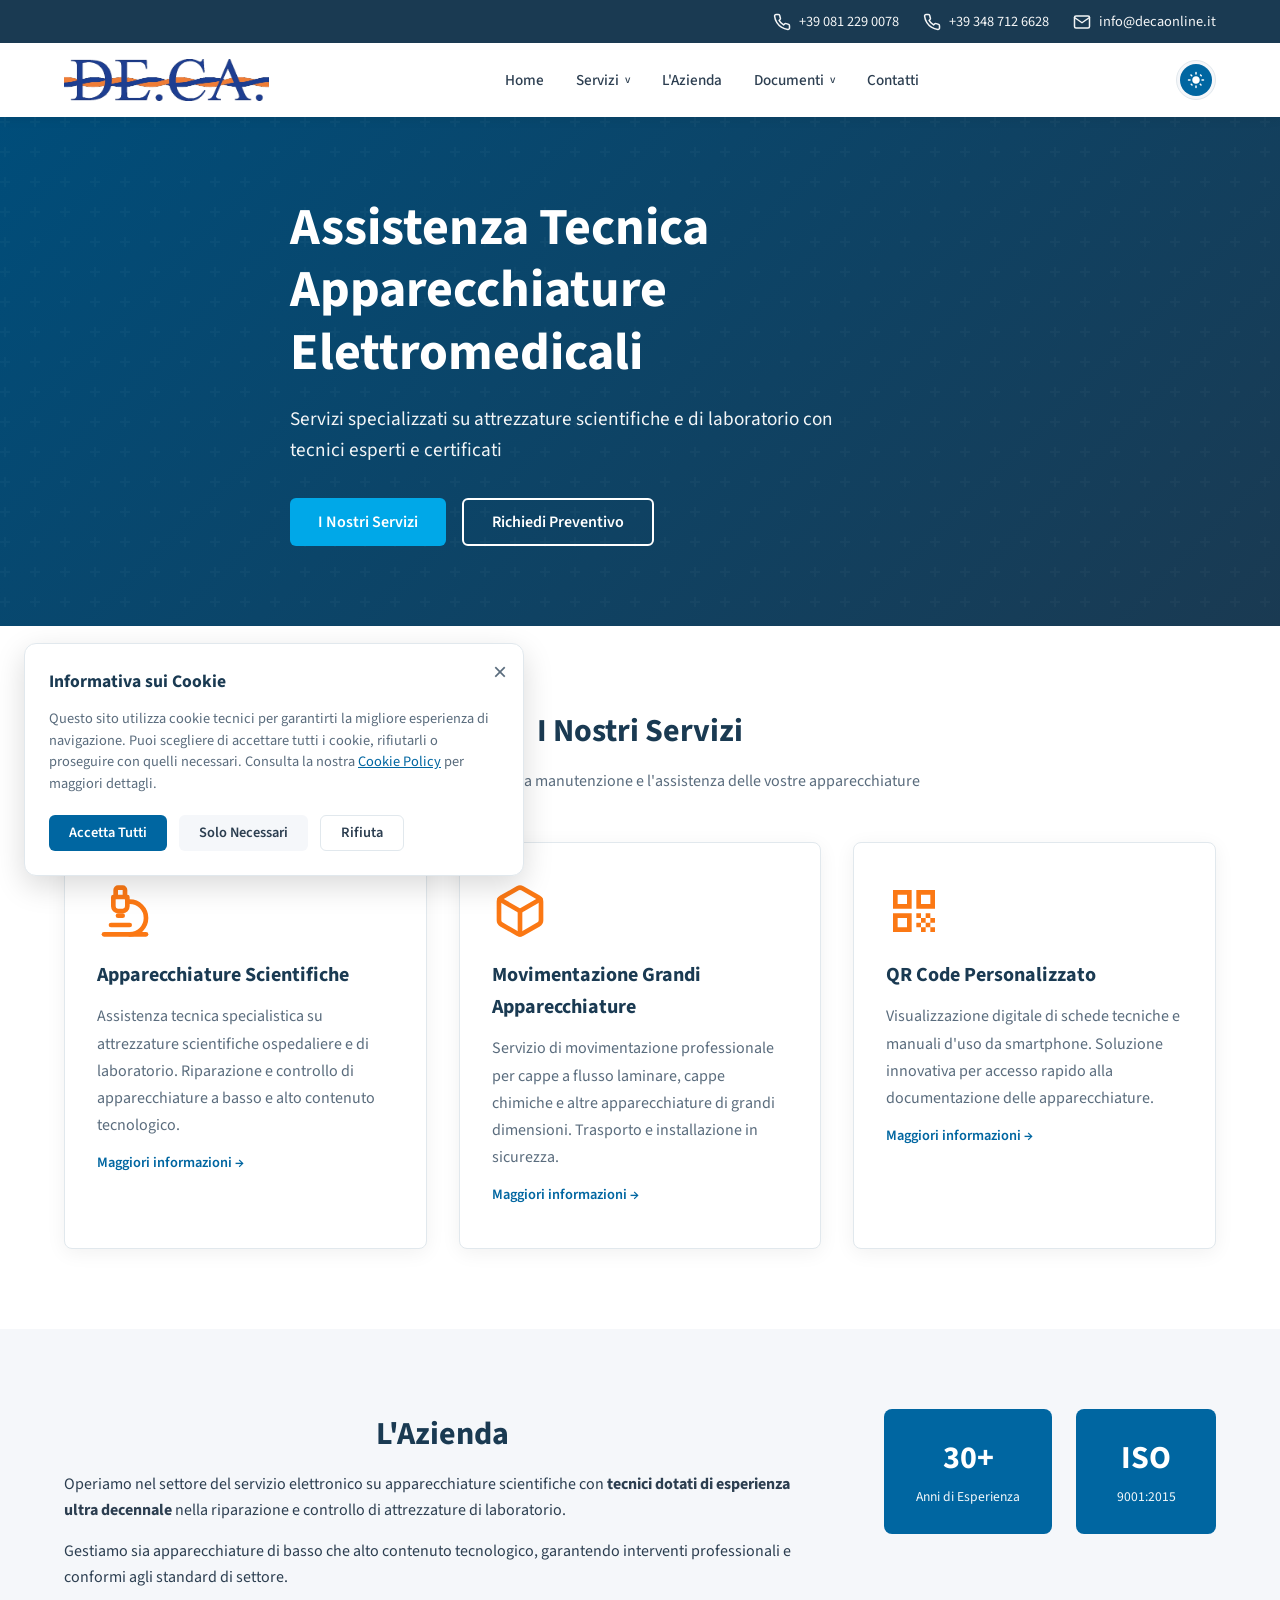
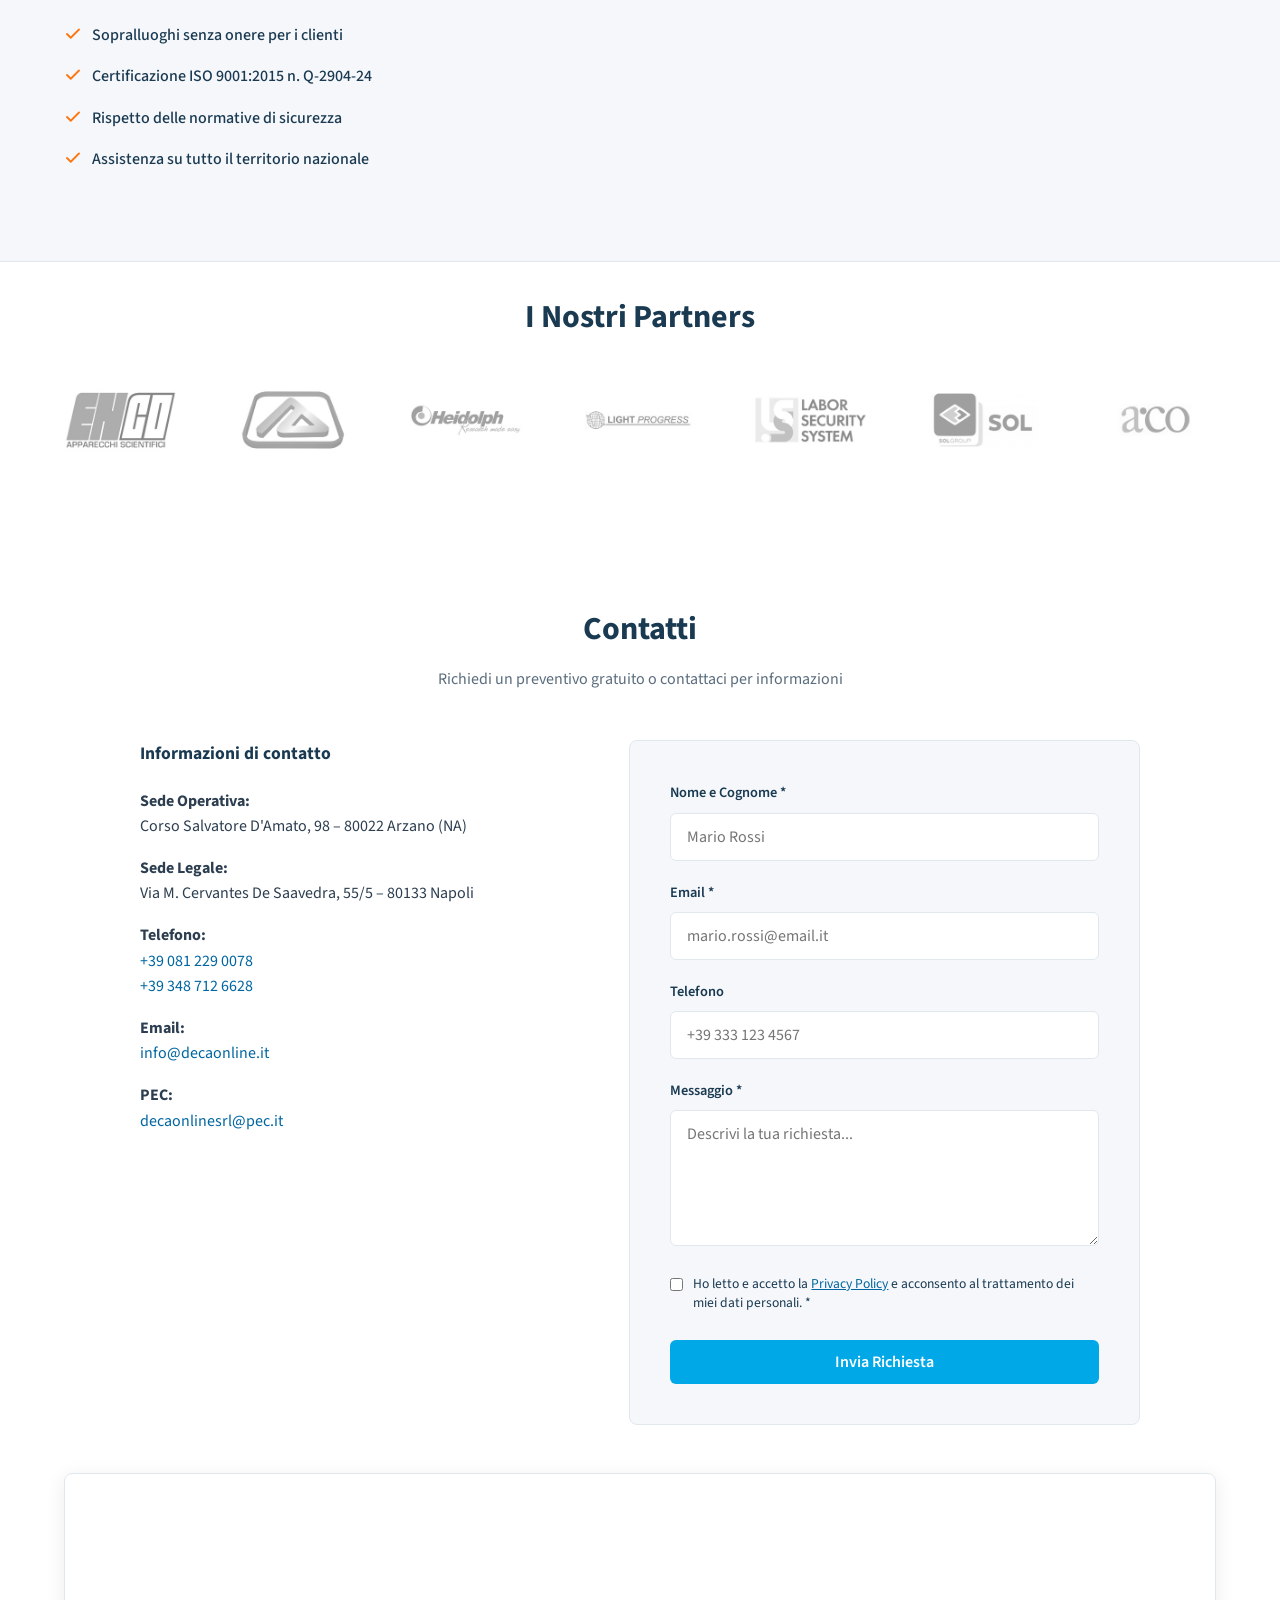
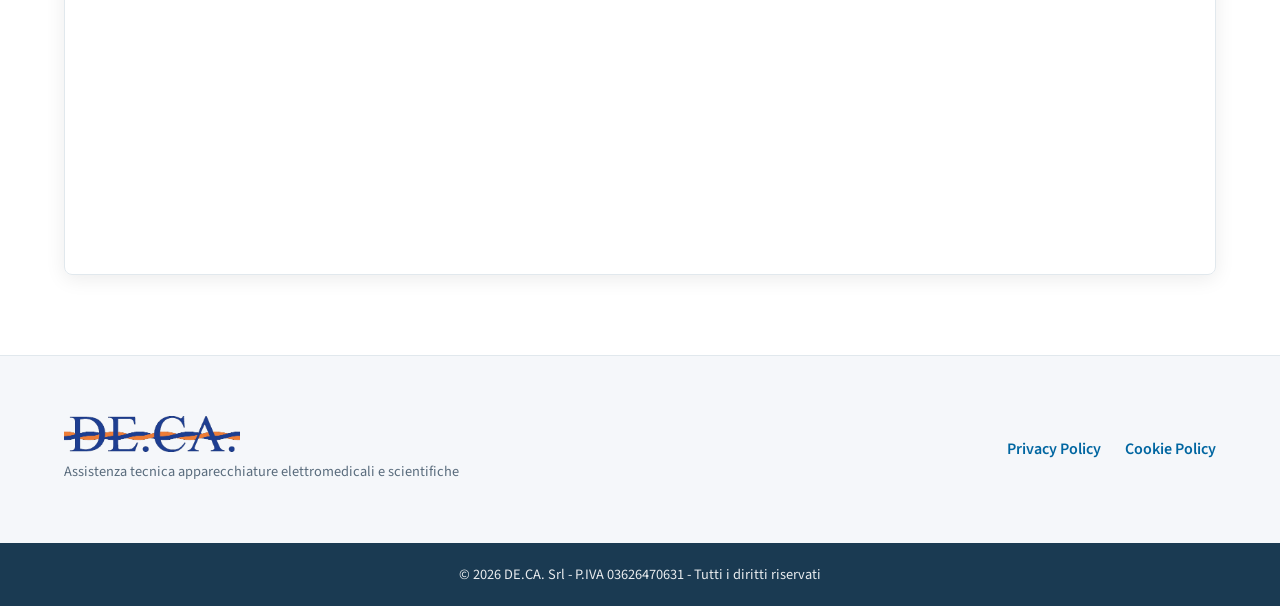
<file: index.html>
<!DOCTYPE html>
<html lang="it">

<head>
    <meta charset="UTF-8">
    <meta name="viewport" content="width=device-width, initial-scale=1.0">
    <meta name="description"
        content="Assistenza tecnica su apparecchiature elettromedicali e scientifiche. Servizi specializzati per laboratori e strutture ospedaliere.">
    <title>DE.CA. Srl - Assistenza Tecnica Apparecchiature Elettromedicali</title>
    <link rel="icon" href="images/favicon.png" type="image/png">
    <link rel="stylesheet" href="css/style.css">
    <link rel="preconnect" href="https://fonts.googleapis.com">
    <link rel="preconnect" href="https://fonts.gstatic.com" crossorigin>
    <link href="https://fonts.googleapis.com/css2?family=Source+Sans+3:wght@400;500;600;700&display=swap"
        rel="stylesheet">
</head>

<body>
    <header class="header">
        <div class="header-top">
            <div class="container">
                <a href="tel:+390812290078" class="header-contact"><img src="icons/icon-phone.svg" alt="" class="icon"
                        width="18" height="18">+39 081 229 0078</a>
                <a href="tel:+393487126628" class="header-contact"><img src="icons/icon-phone.svg" alt="" class="icon"
                        width="18" height="18">+39 348 712 6628</a>
                <a href="mailto:info@decaonline.it" class="header-contact"><img src="icons/icon-email.svg" alt=""
                        class="icon" width="18" height="18">info@decaonline.it</a>
            </div>
        </div>
        <nav class="navbar">
            <div class="container navbar-inner">
                <a href="index.html" class="logo logo-image" aria-label="DE.CA. home">
                    <img src="images/logo-deca.png" alt="DE.CA. logo" class="logo-img logo-light">
                    <img src="images/logo-deca-dark.png" alt="DE.CA. logo" class="logo-img logo-dark">
                </a>
                <button class="nav-toggle" id="navToggle" aria-label="Menu">
                    <span></span>
                    <span></span>
                    <span></span>
                </button>
                <ul class="nav-menu" id="navMenu">
                    <li class="nav-item"><a href="#home">Home</a></li>
                    <li class="nav-item has-submenu">
                        <button class="submenu-toggle" type="button" aria-expanded="false" aria-haspopup="true">
                            Servizi
                            <span class="submenu-caret">v</span>
                        </button>
                        <ul class="submenu">
                            <li><a href="apparecchiature-scientifiche.html">Apparecchiature Scientifiche</a></li>
                            <li><a href="movimentazione-apparecchiature.html">Movimentazione Apparecchiature</a></li>
                            <li><a href="qr-code-personalizzato.html">QR Code Personalizzato</a></li>
                        </ul>
                    </li>
                    <li class="nav-item"><a href="#azienda">L'Azienda</a></li>
                    <li class="nav-item has-submenu">
                        <button class="submenu-toggle" type="button" aria-expanded="false" aria-haspopup="true">
                            Documenti
                            <span class="submenu-caret">v</span>
                        </button>
                        <ul class="submenu">
                            <li><a href="privacy.html">Privacy Policy</a></li>
                            <li><a href="cookies.html">Cookie Policy</a></li>
                        </ul>
                    </li>
                    <li class="nav-item"><a href="#contatti">Contatti</a></li>
                </ul>
                <div class="theme-switcher">
                    <button class="theme-btn" data-theme="light" title="Chiaro" aria-label="Tema Chiaro">
                        <svg viewBox="0 0 24 24">
                            <path
                                d="M12,7c-2.76,0-5,2.24-5,5s2.24,5,5,5s5-2.24,5-5S14.76,7,12,7L12,7z M2,13l2,0c0.55,0,1-0.45,1-1s-0.45-1-1-1l-2,0 c-0.55,0-1,0.45-1,1S1.45,13,2,13z M20,13l2,0c0.55,0,1-0.45,1-1s-0.45-1-1-1l-2,0c-0.55,0-1,0.45-1,1S19.45,13,20,13z M11,2l0,2 c0,0.55,0.45,1,1,1s1-0.45,1-1l0-2c0-0.55-0.45-1-1-1S11,1.45,11,2z M11,20l0,2c0,0.55,0.45,1,1,1s1-0.45,1-1l0-2 c0-0.55-0.45-1-1-1S11,19.45,11,20z M5.99,4.58c-0.39-0.39-1.03-0.39-1.41,0c-0.39,0.39-0.39,1.03,0,1.41l1.06,1.06 c0.39,0.39,1.03,0.39,1.41,0s0.39-1.03,0-1.41L5.99,4.58z M18.36,16.95c-0.39-0.39-1.03-0.39-1.41,0c-0.39,0.39-0.39,1.03,0,1.41 l1.06,1.06c0.39,0.39,1.03,0.39,1.41,0s0.39-1.03,0-1.41L18.36,16.95z M5.99,19.42c0.39,0.39,1.03,0.39,1.41,0 c0.39-0.39,0.39-1.02,0-1.41l-1.06-1.06c-0.39-0.39-1.03-0.39-1.41,0s-0.39,1.03,0,1.41L5.99,19.42z M18.36,7.05 c0.39,0.39,1.03,0.39,1.41,0c0.39-0.39,0.39-1.03,0-1.41l-1.06-1.06c-0.39-0.39-1.03-0.39-1.41,0s-0.39,1.03,0,1.41L18.36,7.05z" />
                        </svg>
                    </button>
                    <button class="theme-btn" data-theme="dark" title="Scuro" aria-label="Tema Scuro">
                        <svg viewBox="0 0 24 24">
                            <path
                                d="M12,3c-4.97,0-9,4.03-9,9s4.03,9,9,9s9-4.03,9-9c0-0.46-0.04-0.92-0.1-1.36c-0.98,1.37-2.58,2.26-4.4,2.26 c-2.98,0-5.4-2.42-5.4-5.4c0-1.81,0.89-3.42,2.26-4.4C12.92,3.04,12.46,3,12,3L12,3z" />
                        </svg>
                    </button>

                </div>
            </div>
        </nav>
    </header>

    <main>
        <section id="home" class="hero">
            <div class="hero-overlay"></div>
            <div class="container hero-content">
                <h1>Assistenza Tecnica<br>Apparecchiature Elettromedicali</h1>
                <p class="hero-subtitle">Servizi specializzati su attrezzature scientifiche e di laboratorio con tecnici
                    esperti e certificati</p>
                <div class="hero-buttons">
                    <a href="#servizi" class="btn btn-primary">I Nostri Servizi</a>
                    <a href="#contatti" class="btn btn-secondary">Richiedi Preventivo</a>
                </div>
            </div>
        </section>

        <section id="servizi" class="services">
            <div class="container">
                <h2 class="section-title">I Nostri Servizi</h2>
                <p class="section-subtitle">Soluzioni complete per la manutenzione e l'assistenza delle vostre
                    apparecchiature</p>
                <div class="services-grid">
                    <article class="service-card">
                        <div class="service-icon"><img src="icons/icon-microscope.svg" alt=""></div>
                        <h3>Apparecchiature Scientifiche</h3>
                        <p>Assistenza tecnica specialistica su attrezzature scientifiche ospedaliere e di laboratorio.
                            Riparazione e controllo di apparecchiature a basso e alto contenuto tecnologico.</p>
                        <a href="apparecchiature-scientifiche.html" class="service-link">Maggiori informazioni →</a>
                    </article>
                    <article class="service-card">
                        <div class="service-icon"><img src="icons/icon-box.svg" alt=""></div>
                        <h3>Movimentazione Grandi Apparecchiature</h3>
                        <p>Servizio di movimentazione professionale per cappe a flusso laminare, cappe chimiche e altre
                            apparecchiature di grandi dimensioni. Trasporto e installazione in sicurezza.</p>
                        <a href="movimentazione-apparecchiature.html" class="service-link">Maggiori informazioni →</a>
                    </article>
                    <article class="service-card">
                        <div class="service-icon"><img src="icons/icon-qr.svg" alt="QR Code icon"></div>
                        <h3>QR Code Personalizzato</h3>
                        <p>Visualizzazione digitale di schede tecniche e manuali d'uso da smartphone. Soluzione
                            innovativa per accesso rapido alla documentazione delle apparecchiature.</p>
                        <a href="qr-code-personalizzato.html" class="service-link">Maggiori informazioni →</a>
                    </article>
                </div>
            </div>
        </section>

        <section id="azienda" class="about">
            <div class="container">
                <div class="about-grid">
                    <div class="about-content">
                        <h2 class="section-title">L'Azienda</h2>
                        <p>Operiamo nel settore del servizio elettronico su apparecchiature scientifiche con
                            <strong>tecnici dotati di esperienza ultra decennale</strong> nella riparazione e controllo
                            di attrezzature di laboratorio.
                        </p>
                        <p>Gestiamo sia apparecchiature di basso che alto contenuto tecnologico, garantendo interventi
                            professionali e conformi agli standard di settore.</p>
                        <ul class="about-features">
                            <li><img src="icons/icon-check.svg" alt="" class="icon-check">Sopralluoghi senza onere per i
                                clienti</li>
                            <li><img src="icons/icon-check.svg" alt="" class="icon-check">Certificazione ISO 9001:2015
                                n. Q-2904-24</li>
                            <li><img src="icons/icon-check.svg" alt="" class="icon-check">Rispetto delle normative di
                                sicurezza</li>
                            <li><img src="icons/icon-check.svg" alt="" class="icon-check">Assistenza su tutto il
                                territorio nazionale</li>
                        </ul>
                    </div>
                    <div class="about-badges">
                        <div class="badge">
                            <span class="badge-number">30+</span>
                            <span class="badge-label">Anni di Esperienza</span>
                        </div>
                        <div class="badge">
                            <span class="badge-number">ISO</span>
                            <span class="badge-label">9001:2015</span>
                        </div>
                    </div>
                </div>
            </div>
        </section>

        <section class="partners-section">
            <div class="container">
                <h2 class="section-title">I Nostri Partners</h2>
                <div class="partners-slider">
                    <div class="partners-track">
                        <!-- Slide originali salvate localmente -->
                        <div class="partner-logo"><img src="images/partner-1.jpg" alt="LIGHT PROGRESS"></div>
                        <div class="partner-logo"><img src="images/partner-2.jpg" alt="LABOR SECURITY SYSTEM"></div>
                        <div class="partner-logo"><img src="images/partner-3.jpg" alt="SOL"></div>
                        <div class="partner-logo"><img src="images/partner-4.jpg" alt="ACO"></div>
                        <div class="partner-logo"><img src="images/partner-5.jpg" alt="FKV"></div>
                        <div class="partner-logo"><img src="images/partner-6.jpg" alt="BINDER"></div>
                        <div class="partner-logo"><img src="images/partner-7.jpg" alt="ENCO"></div>
                        <div class="partner-logo"><img src="images/partner-8.jpg" alt="HEIDOLPH"></div>
                        <div class="partner-logo"><img src="images/partner-9.jpg" alt="KW"></div>
                        <div class="partner-logo"><img src="images/partner-10.jpg" alt="PARTNERS"></div>
                        <!-- Duplicazione per scorrimento infinito fluido -->
                        <div class="partner-logo"><img src="images/partner-1.jpg" alt="LIGHT PROGRESS"></div>
                        <div class="partner-logo"><img src="images/partner-2.jpg" alt="LABOR SECURITY SYSTEM"></div>
                        <div class="partner-logo"><img src="images/partner-3.jpg" alt="SOL"></div>
                        <div class="partner-logo"><img src="images/partner-4.jpg" alt="ACO"></div>
                        <div class="partner-logo"><img src="images/partner-5.jpg" alt="FKV"></div>
                        <div class="partner-logo"><img src="images/partner-6.jpg" alt="BINDER"></div>
                        <div class="partner-logo"><img src="images/partner-7.jpg" alt="ENCO"></div>
                        <div class="partner-logo"><img src="images/partner-8.jpg" alt="HEIDOLPH"></div>
                        <div class="partner-logo"><img src="images/partner-9.jpg" alt="KW"></div>
                        <div class="partner-logo"><img src="images/partner-10.jpg" alt="PARTNERS"></div>
                    </div>
                </div>
            </div>
        </section>

        <section id="contatti" class="contact">
            <div class="container">
                <h2 class="section-title">Contatti</h2>
                <p class="section-subtitle">Richiedi un preventivo gratuito o contattaci per informazioni</p>
                <div class="contact-grid">
                    <div class="contact-info">
                        <h3>Informazioni di contatto</h3>
                        <p><strong>Sede Operativa:</strong><br>Corso Salvatore D'Amato, 98 – 80022 Arzano (NA)</p>
                        <p><strong>Sede Legale:</strong><br>Via M. Cervantes De Saavedra, 55/5 – 80133 Napoli</p>
                        <p><strong>Telefono:</strong><br>
                            <a href="tel:+390812290078">+39 081 229 0078</a><br>
                            <a href="tel:+393487126628">+39 348 712 6628</a>
                        </p>
                        <p><strong>Email:</strong><br><a href="mailto:info@decaonline.it">info@decaonline.it</a></p>
                        <p><strong>PEC:</strong><br><a href="mailto:decaonlinesrl@pec.it">decaonlinesrl@pec.it</a></p>
                    </div>
                    <form class="contact-form" id="contact-form" action="contact.php" method="POST">
                        <!-- Honeypot per lo spam -->
                        <input type="text" name="_gotcha" style="display:none">
                        <!-- Oggetto dell'email personalizzato -->
                        <input type="hidden" name="_subject" value="Nuova richiesta di contatto dal sito DE.CA.">
                        
                        <div class="form-group">
                            <label for="name">Nome e Cognome *</label>
                            <input type="text" id="name" name="name" required placeholder="Mario Rossi">
                        </div>
                        <div class="form-group">
                            <label for="email">Email *</label>
                            <input type="email" id="email" name="email" required placeholder="mario.rossi@email.it">
                        </div>
                        <div class="form-group">
                            <label for="phone">Telefono</label>
                            <input type="tel" id="phone" name="phone" placeholder="+39 333 123 4567">
                        </div>
                        <div class="form-group">
                            <label for="message">Messaggio *</label>
                            <textarea id="message" name="message" rows="5" required
                                placeholder="Descrivi la tua richiesta..."></textarea>
                        </div>
                        <div class="form-group form-checkbox">
                            <input type="checkbox" id="privacy-consent" name="privacy-consent" required>
                            <label for="privacy-consent">Ho letto e accetto la <a href="privacy.html"
                                    target="_blank">Privacy Policy</a> e acconsento al trattamento dei miei dati
                                personali. *</label>
                        </div>
                        <button type="submit" id="submit-btn" class="btn btn-primary btn-block">Invia Richiesta</button>
                        <div id="form-status" class="form-status"></div>
                    </form>
                </div>
                <div class="contact-map">
                    <iframe
                        src="https://maps.google.com/maps?q=Corso+Salvatore+D%27Amato+98,+80022+Arzano+NA&t=&z=15&ie=UTF8&iwloc=&output=embed"
                        width="100%" height="400" style="border:0;" allowfullscreen="" loading="lazy"
                        referrerpolicy="no-referrer-when-downgrade"
                        title="Sede DE.CA. - Corso Salvatore D'Amato 98, Arzano"></iframe>
                </div>
            </div>
        </section>
    </main>

    <footer class="footer">
        <div class="container">
            <div class="footer-content">
                <div class="footer-brand">
                    <img src="images/logo-deca.png" alt="DE.CA. logo" class="footer-logo logo-light">
                    <img src="images/logo-deca-dark.png" alt="DE.CA. logo" class="footer-logo logo-dark">
                    <p>Assistenza tecnica apparecchiature elettromedicali e scientifiche</p>
                </div>
                <div class="footer-links">
                    <a href="privacy.html">Privacy Policy</a>
                    <a href="cookies.html">Cookie Policy</a>
                </div>
            </div>
        </div>
        <div class="footer-bottom">
            <div class="container">
                <p>&copy; 2026 DE.CA. Srl - P.IVA 03626470631 - Tutti i diritti riservati</p>
            </div>
        </div>
    </footer>

    <script src="js/main.js"></script>
</body>

</html>
</file>
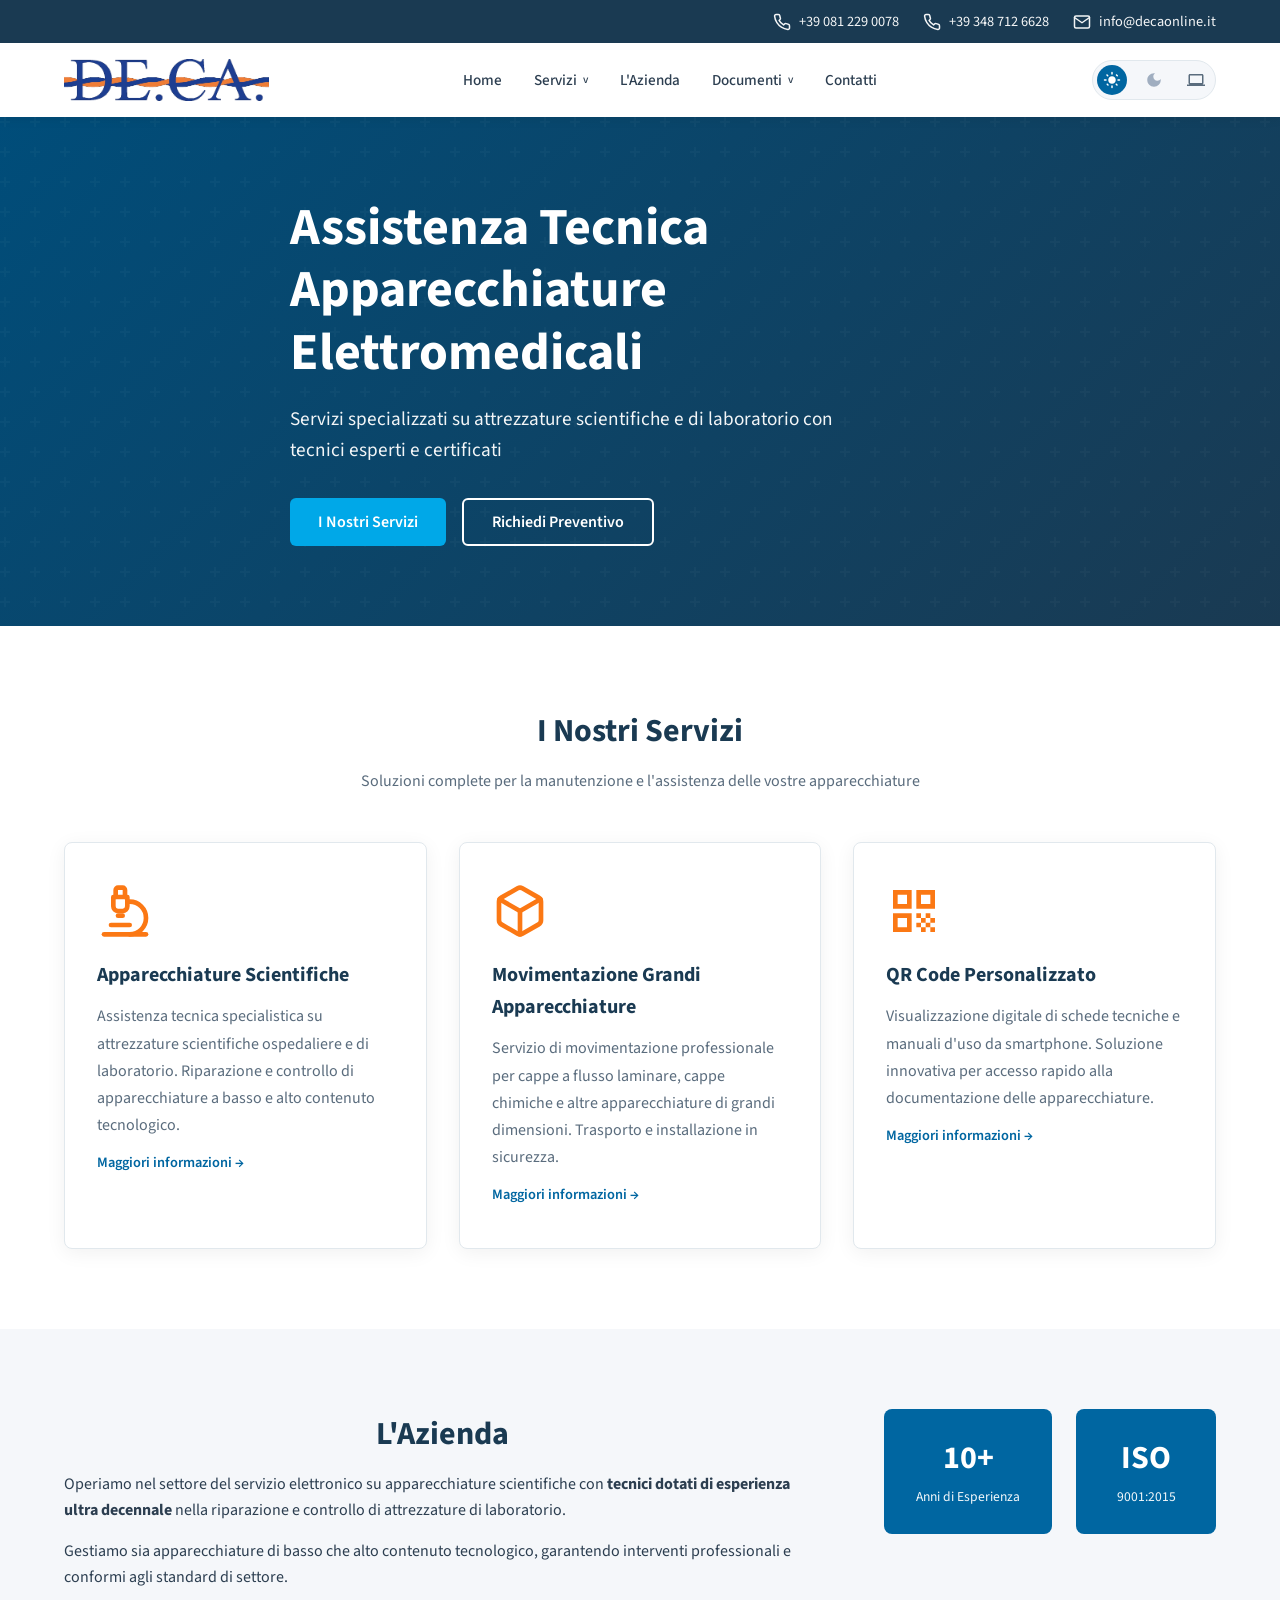
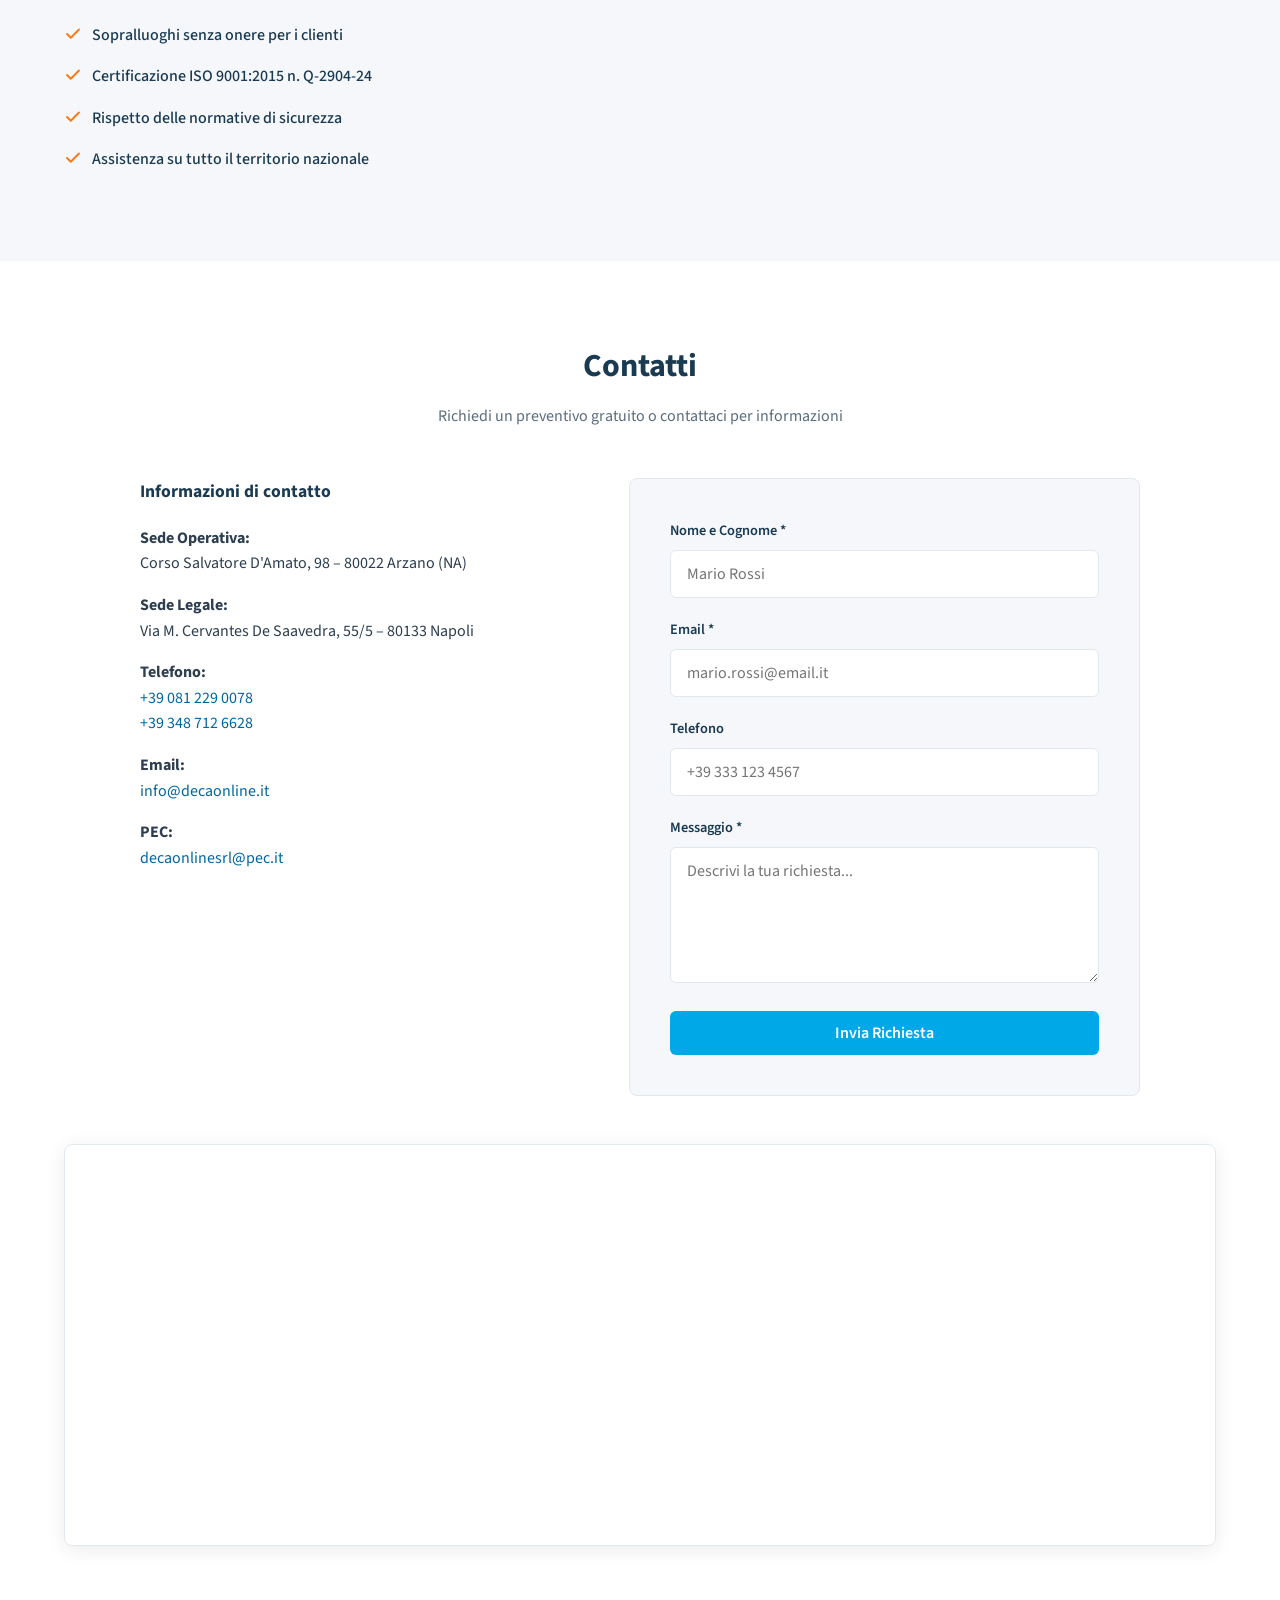
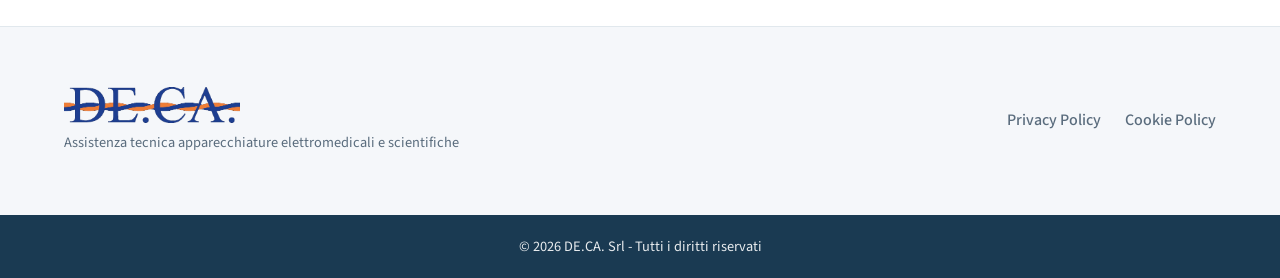
<file: src/main/webapp/index.html>
<!DOCTYPE html>
<html lang="it">
<head>
    <meta charset="UTF-8">
    <meta name="viewport" content="width=device-width, initial-scale=1.0">
    <meta name="description" content="Assistenza tecnica su apparecchiature elettromedicali e scientifiche. Servizi specializzati per laboratori e strutture ospedaliere.">
    <title>DE.CA. Srl - Assistenza Tecnica Apparecchiature Elettromedicali</title>
    <link rel="icon" href="images/favicon.png" type="image/png">
    <link rel="stylesheet" href="css/style.css">
    <link rel="preconnect" href="https://fonts.googleapis.com">
    <link rel="preconnect" href="https://fonts.gstatic.com" crossorigin>
    <link href="https://fonts.googleapis.com/css2?family=Source+Sans+3:wght@400;500;600;700&display=swap" rel="stylesheet">
</head>
<body>
    <header class="header">
        <div class="header-top">
            <div class="container">
                <a href="tel:+390812290078" class="header-contact"><img src="icons/icon-phone.svg" alt="" class="icon" width="18" height="18">+39 081 229 0078</a>
                <a href="tel:+393487126628" class="header-contact"><img src="icons/icon-phone.svg" alt="" class="icon" width="18" height="18">+39 348 712 6628</a>
                <a href="mailto:info@decaonline.it" class="header-contact"><img src="icons/icon-email.svg" alt="" class="icon" width="18" height="18">info@decaonline.it</a>
            </div>
        </div>
        <nav class="navbar">
            <div class="container navbar-inner">
                <a href="index.html" class="logo logo-image" aria-label="DE.CA. home">
                    <img src="images/logo-deca.png" alt="DE.CA. logo" class="logo-img">
                </a>
                <button class="nav-toggle" id="navToggle" aria-label="Menu">
                    <span></span>
                    <span></span>
                    <span></span>
                </button>
                <ul class="nav-menu" id="navMenu">
                    <li class="nav-item"><a href="#home">Home</a></li>
                    <li class="nav-item has-submenu">
                        <button class="submenu-toggle" type="button" aria-expanded="false" aria-haspopup="true">
                            Servizi
                            <span class="submenu-caret">v</span>
                        </button>
                        <ul class="submenu">
                            <li><a href="apparecchiature-scientifiche.html">Apparecchiature Scientifiche</a></li>
                            <li><a href="movimentazione-apparecchiature.html">Movimentazione Apparecchiature</a></li>
                            <li><a href="qr-code-personalizzato.html">QR Code Personalizzato</a></li>
                        </ul>
                    </li>
                    <li class="nav-item"><a href="#azienda">L'Azienda</a></li>
                    <li class="nav-item has-submenu">
                        <button class="submenu-toggle" type="button" aria-expanded="false" aria-haspopup="true">
                            Documenti
                            <span class="submenu-caret">v</span>
                        </button>
                        <ul class="submenu">
                            <li><a href="privacy.html">Privacy Policy</a></li>
                            <li><a href="cookies.html">Cookie Policy</a></li>
                        </ul>
                    </li>
                    <li class="nav-item"><a href="#contatti">Contatti</a></li>
                </ul>
                <div class="theme-switcher">
                    <button class="theme-btn" data-theme="light" title="Chiaro" aria-label="Tema Chiaro">
                        <svg viewBox="0 0 24 24"><path d="M12,7c-2.76,0-5,2.24-5,5s2.24,5,5,5s5-2.24,5-5S14.76,7,12,7L12,7z M2,13l2,0c0.55,0,1-0.45,1-1s-0.45-1-1-1l-2,0 c-0.55,0-1,0.45-1,1S1.45,13,2,13z M20,13l2,0c0.55,0,1-0.45,1-1s-0.45-1-1-1l-2,0c-0.55,0-1,0.45-1,1S19.45,13,20,13z M11,2l0,2 c0,0.55,0.45,1,1,1s1-0.45,1-1l0-2c0-0.55-0.45-1-1-1S11,1.45,11,2z M11,20l0,2c0,0.55,0.45,1,1,1s1-0.45,1-1l0-2 c0-0.55-0.45-1-1-1S11,19.45,11,20z M5.99,4.58c-0.39-0.39-1.03-0.39-1.41,0c-0.39,0.39-0.39,1.03,0,1.41l1.06,1.06 c0.39,0.39,1.03,0.39,1.41,0s0.39-1.03,0-1.41L5.99,4.58z M18.36,16.95c-0.39-0.39-1.03-0.39-1.41,0c-0.39,0.39-0.39,1.03,0,1.41 l1.06,1.06c0.39,0.39,1.03,0.39,1.41,0s0.39-1.03,0-1.41L18.36,16.95z M5.99,19.42c0.39,0.39,1.03,0.39,1.41,0 c0.39-0.39,0.39-1.02,0-1.41l-1.06-1.06c-0.39-0.39-1.03-0.39-1.41,0s-0.39,1.03,0,1.41L5.99,19.42z M18.36,7.05 c0.39,0.39,1.03,0.39,1.41,0c0.39-0.39,0.39-1.03,0-1.41l-1.06-1.06c-0.39-0.39-1.03-0.39-1.41,0s-0.39,1.03,0,1.41L18.36,7.05z" /></svg>
                    </button>
                    <button class="theme-btn" data-theme="dark" title="Scuro" aria-label="Tema Scuro">
                        <svg viewBox="0 0 24 24"><path d="M12,3c-4.97,0-9,4.03-9,9s4.03,9,9,9s9-4.03,9-9c0-0.46-0.04-0.92-0.1-1.36c-0.98,1.37-2.58,2.26-4.4,2.26 c-2.98,0-5.4-2.42-5.4-5.4c0-1.81,0.89-3.42,2.26-4.4C12.92,3.04,12.46,3,12,3L12,3z" /></svg>
                    </button>
                    <button class="theme-btn" data-theme="system" title="Sistema" aria-label="Tema Sistema">
                        <svg viewBox="0 0 24 24"><path d="M20,18c1.1,0,1.99-0.9,1.99-2L22,6c0-1.1-0.9-2-2-2H4C2.9,4,2,4.9,2,6v10c0,1.1,0.9,2,2,2H0v2h24v-2H20z M4,6h16v10H4V6z" /></svg>
                    </button>
                </div>
            </div>
        </nav>
    </header>

    <main>
        <section id="home" class="hero">
            <div class="hero-overlay"></div>
            <div class="container hero-content">
                <h1>Assistenza Tecnica<br>Apparecchiature Elettromedicali</h1>
                <p class="hero-subtitle">Servizi specializzati su attrezzature scientifiche e di laboratorio con tecnici esperti e certificati</p>
                <div class="hero-buttons">
                    <a href="#servizi" class="btn btn-primary">I Nostri Servizi</a>
                    <a href="#contatti" class="btn btn-secondary">Richiedi Preventivo</a>
                </div>
            </div>
        </section>

        <section id="servizi" class="services">
            <div class="container">
                <h2 class="section-title">I Nostri Servizi</h2>
                <p class="section-subtitle">Soluzioni complete per la manutenzione e l'assistenza delle vostre apparecchiature</p>
                <div class="services-grid">
                    <article class="service-card">
                        <div class="service-icon"><img src="icons/icon-microscope.svg" alt=""></div>
                        <h3>Apparecchiature Scientifiche</h3>
                        <p>Assistenza tecnica specialistica su attrezzature scientifiche ospedaliere e di laboratorio. Riparazione e controllo di apparecchiature a basso e alto contenuto tecnologico.</p>
                        <a href="apparecchiature-scientifiche.html" class="service-link">Maggiori informazioni →</a>
                    </article>
                    <article class="service-card">
                        <div class="service-icon"><img src="icons/icon-box.svg" alt=""></div>
                        <h3>Movimentazione Grandi Apparecchiature</h3>
                        <p>Servizio di movimentazione professionale per cappe a flusso laminare, cappe chimiche e altre apparecchiature di grandi dimensioni. Trasporto e installazione in sicurezza.</p>
                        <a href="movimentazione-apparecchiature.html" class="service-link">Maggiori informazioni →</a>
                    </article>
                    <article class="service-card">
                        <div class="service-icon"><img src="icons/icon-qr.svg" alt="QR Code icon"></div>
                        <h3>QR Code Personalizzato</h3>
                        <p>Visualizzazione digitale di schede tecniche e manuali d'uso da smartphone. Soluzione innovativa per accesso rapido alla documentazione delle apparecchiature.</p>
                        <a href="qr-code-personalizzato.html" class="service-link">Maggiori informazioni →</a>
                    </article>
                </div>
            </div>
        </section>

        <section id="azienda" class="about">
            <div class="container">
                <div class="about-grid">
                    <div class="about-content">
                        <h2 class="section-title">L'Azienda</h2>
                        <p>Operiamo nel settore del servizio elettronico su apparecchiature scientifiche con <strong>tecnici dotati di esperienza ultra decennale</strong> nella riparazione e controllo di attrezzature di laboratorio.</p>
                        <p>Gestiamo sia apparecchiature di basso che alto contenuto tecnologico, garantendo interventi professionali e conformi agli standard di settore.</p>
                        <ul class="about-features">
                            <li><img src="icons/icon-check.svg" alt="" class="icon-check">Sopralluoghi senza onere per i clienti</li>
                            <li><img src="icons/icon-check.svg" alt="" class="icon-check">Certificazione ISO 9001:2015 n. Q-2904-24</li>
                            <li><img src="icons/icon-check.svg" alt="" class="icon-check">Rispetto delle normative di sicurezza</li>
                            <li><img src="icons/icon-check.svg" alt="" class="icon-check">Assistenza su tutto il territorio nazionale</li>
                        </ul>
                    </div>
                    <div class="about-badges">
                        <div class="badge">
                            <span class="badge-number">10+</span>
                            <span class="badge-label">Anni di Esperienza</span>
                        </div>
                        <div class="badge">
                            <span class="badge-number">ISO</span>
                            <span class="badge-label">9001:2015</span>
                        </div>
                    </div>
                </div>
            </div>
        </section>

        <section id="contatti" class="contact">
            <div class="container">
                <h2 class="section-title">Contatti</h2>
                <p class="section-subtitle">Richiedi un preventivo gratuito o contattaci per informazioni</p>
                <div class="contact-grid">
                    <div class="contact-info">
                        <h3>Informazioni di contatto</h3>
                        <p><strong>Sede Operativa:</strong><br>Corso Salvatore D'Amato, 98 – 80022 Arzano (NA)</p>
                        <p><strong>Sede Legale:</strong><br>Via M. Cervantes De Saavedra, 55/5 – 80133 Napoli</p>
                        <p><strong>Telefono:</strong><br>
                            <a href="tel:+390812290078">+39 081 229 0078</a><br>
                            <a href="tel:+393487126628">+39 348 712 6628</a>
                        </p>
                        <p><strong>Email:</strong><br><a href="mailto:info@decaonline.it">info@decaonline.it</a></p>
                        <p><strong>PEC:</strong><br><a href="mailto:decaonlinesrl@pec.it">decaonlinesrl@pec.it</a></p>
                    </div>
                    <form class="contact-form" action="contact" method="post">
                        <div class="form-group">
                            <label for="name">Nome e Cognome *</label>
                            <input type="text" id="name" name="name" required placeholder="Mario Rossi">
                        </div>
                        <div class="form-group">
                            <label for="email">Email *</label>
                            <input type="email" id="email" name="email" required placeholder="mario.rossi@email.it">
                        </div>
                        <div class="form-group">
                            <label for="phone">Telefono</label>
                            <input type="tel" id="phone" name="phone" placeholder="+39 333 123 4567">
                        </div>
                        <div class="form-group">
                            <label for="message">Messaggio *</label>
                            <textarea id="message" name="message" rows="5" required placeholder="Descrivi la tua richiesta..."></textarea>
                        </div>
                        <button type="submit" class="btn btn-primary btn-block">Invia Richiesta</button>
                    </form>
                </div>
                <div class="contact-map">
                    <iframe src="https://maps.google.com/maps?q=Corso+Salvatore+D%27Amato+98,+80022+Arzano+NA&t=&z=15&ie=UTF8&iwloc=&output=embed" width="100%" height="400" style="border:0;" allowfullscreen="" loading="lazy" referrerpolicy="no-referrer-when-downgrade" title="Sede DE.CA. - Corso Salvatore D'Amato 98, Arzano"></iframe>
                </div>
            </div>
        </section>
    </main>

    <footer class="footer">
        <div class="container">
            <div class="footer-content">
                <div class="footer-brand">
                    <img src="images/logo-deca.png" alt="DE.CA. logo" class="footer-logo">
                    <p>Assistenza tecnica apparecchiature elettromedicali e scientifiche</p>
                </div>
                <div class="footer-links">
                    <a href="privacy.html">Privacy Policy</a>
                    <a href="cookies.html">Cookie Policy</a>
                </div>
            </div>
        </div>
        <div class="footer-bottom">
            <div class="container">
                <p>&copy; 2026 DE.CA. Srl - Tutti i diritti riservati</p>
            </div>
        </div>
    </footer>

    <script src="js/main.js"></script>
</body>
</html>
</file>
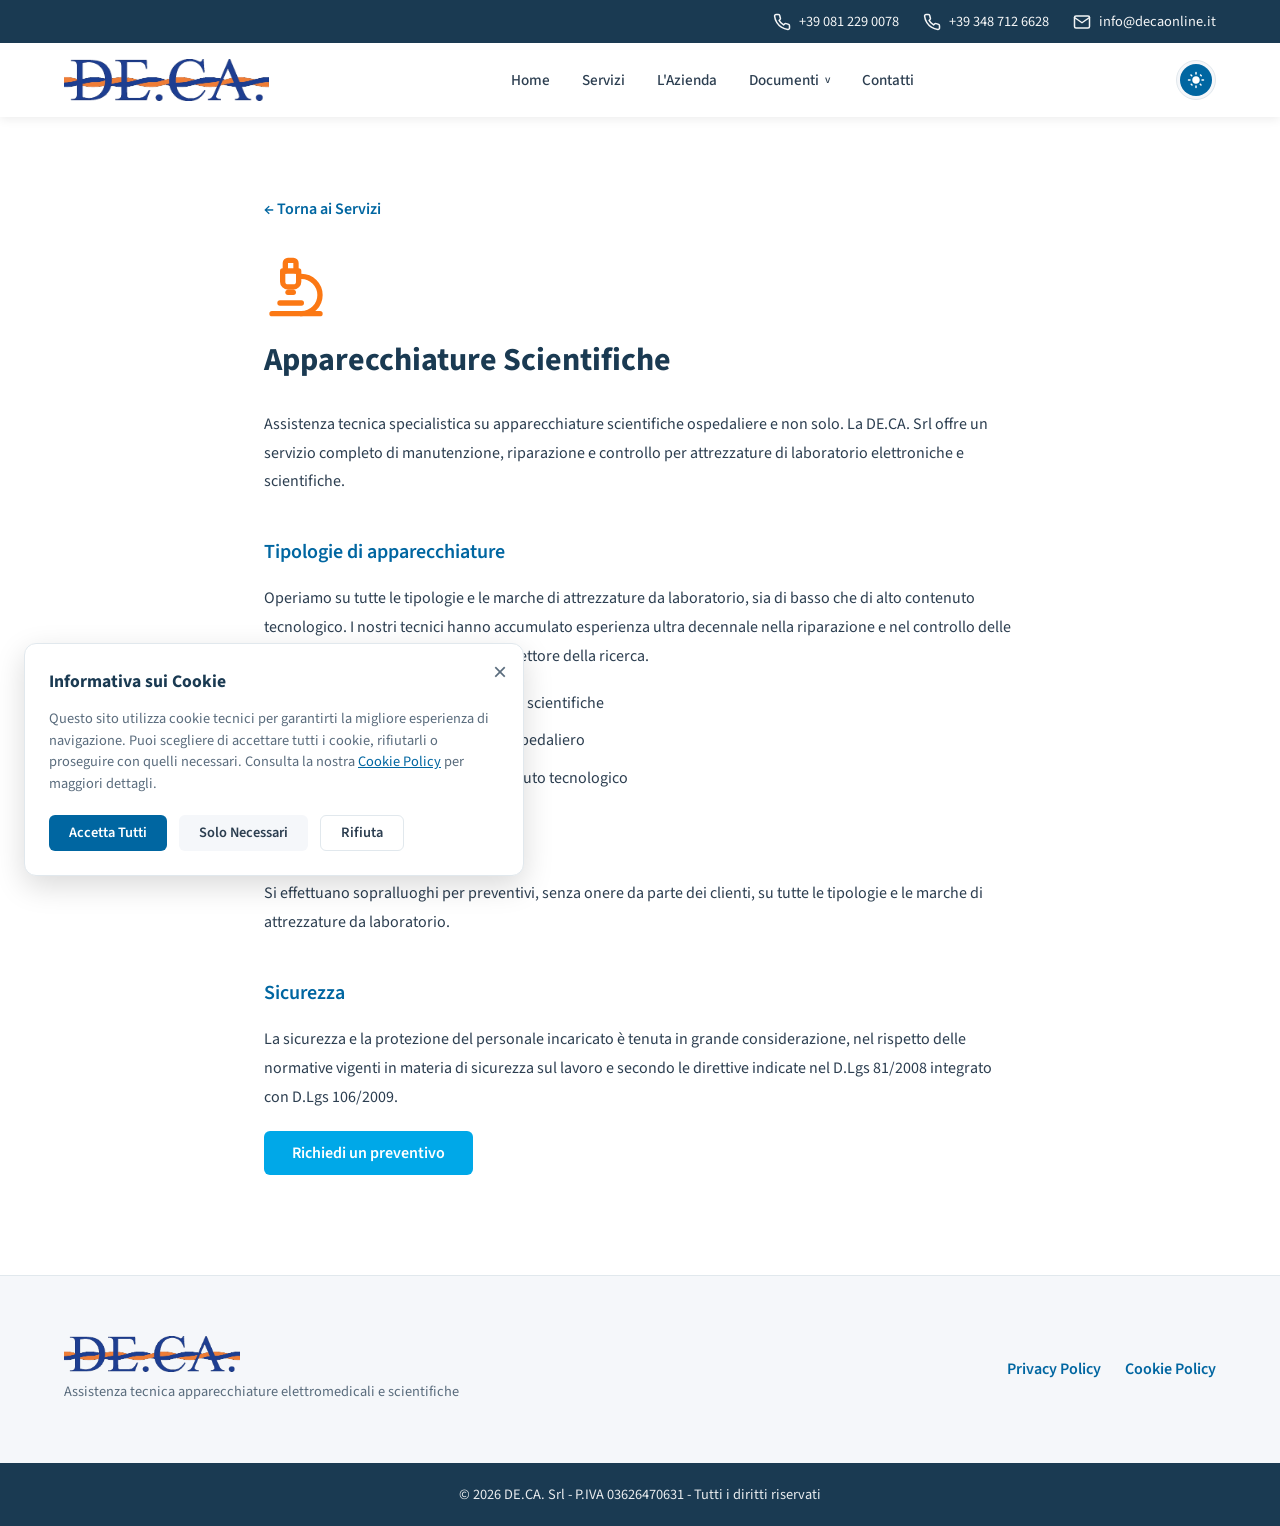
<file: apparecchiature-scientifiche.html>
<!DOCTYPE html>
<html lang="it">
<head>
    <meta charset="UTF-8">
    <meta name="viewport" content="width=device-width, initial-scale=1.0">
    <meta name="description" content="Assistenza tecnica su apparecchiature scientifiche ospedaliere e di laboratorio. Riparazione e controllo di apparecchiature elettromedicali.">
    <title>Apparecchiature Scientifiche - DE.CA. Srl</title>
    <link rel="icon" href="images/favicon.png" type="image/png">
    <link rel="stylesheet" href="css/style.css">
    <link href="https://fonts.googleapis.com/css2?family=Source+Sans+3:wght@400;500;600;700&display=swap" rel="stylesheet">
</head>
<body>
    <header class="header">
        <div class="header-top">
            <div class="container">
                <a href="tel:+390812290078" class="header-contact"><img src="icons/icon-phone.svg" alt="" class="icon" width="18" height="18">+39 081 229 0078</a>
                <a href="tel:+393487126628" class="header-contact"><img src="icons/icon-phone.svg" alt="" class="icon" width="18" height="18">+39 348 712 6628</a>
                <a href="mailto:info@decaonline.it" class="header-contact"><img src="icons/icon-email.svg" alt="" class="icon" width="18" height="18">info@decaonline.it</a>
            </div>
        </div>
        <nav class="navbar">
            <div class="container navbar-inner">
                <a href="index.html" class="logo logo-image" aria-label="DE.CA. home">
                    <img src="images/logo-deca.png" alt="DE.CA. logo" class="logo-img logo-light">
                    <img src="images/logo-deca-dark.png" alt="DE.CA. logo" class="logo-img logo-dark">
                </a>
                <button class="nav-toggle" id="navToggle" aria-label="Menu">
                    <span></span><span></span><span></span>
                </button>
                <ul class="nav-menu" id="navMenu">
                    <li class="nav-item"><a href="index.html#home">Home</a></li>
                    <li class="nav-item"><a href="index.html#servizi">Servizi</a></li>
                    <li class="nav-item"><a href="index.html#azienda">L'Azienda</a></li>
                    <li class="nav-item has-submenu">
                        <button class="submenu-toggle" type="button" aria-expanded="false" aria-haspopup="true">Documenti <span class="submenu-caret">v</span></button>
                        <ul class="submenu">
                            <li><a href="privacy.html">Privacy Policy</a></li>
                            <li><a href="cookies.html">Cookie Policy</a></li>
                        </ul>
                    </li>
                    <li class="nav-item"><a href="index.html#contatti">Contatti</a></li>
                </ul>
                <div class="theme-switcher">
                    <button class="theme-btn" data-theme="light" title="Chiaro" aria-label="Tema Chiaro">
                        <svg viewBox="0 0 24 24"><path d="M12,7c-2.76,0-5,2.24-5,5s2.24,5,5,5s5-2.24,5-5S14.76,7,12,7L12,7z M2,13l2,0c0.55,0,1-0.45,1-1s-0.45-1-1-1l-2,0 c-0.55,0-1,0.45-1,1S1.45,13,2,13z M20,13l2,0c0.55,0,1-0.45,1-1s-0.45-1-1-1l-2,0c-0.55,0-1,0.45-1,1S19.45,13,20,13z M11,2l0,2 c0,0.55,0.45,1,1,1s1-0.45,1-1l0-2c0-0.55-0.45-1-1-1S11,1.45,11,2z M11,20l0,2c0,0.55,0.45,1,1,1s1-0.45,1-1l0-2 c0-0.55-0.45-1-1-1S11,19.45,11,20z M5.99,4.58c-0.39-0.39-1.03-0.39-1.41,0c-0.39,0.39-0.39,1.03,0,1.41l1.06,1.06 c0.39,0.39,1.03,0.39,1.41,0s0.39-1.03,0-1.41L5.99,4.58z M18.36,16.95c-0.39-0.39-1.03-0.39-1.41,0c-0.39,0.39-0.39,1.03,0,1.41 l1.06,1.06c0.39,0.39,1.03,0.39,1.41,0s0.39-1.03,0-1.41L18.36,16.95z M5.99,19.42c0.39,0.39,1.03,0.39,1.41,0 c0.39-0.39,0.39-1.02,0-1.41l-1.06-1.06c-0.39-0.39-1.03-0.39-1.41,0s-0.39,1.03,0,1.41L5.99,19.42z M18.36,7.05 c0.39,0.39,1.03,0.39,1.41,0c0.39-0.39,0.39-1.03,0-1.41l-1.06-1.06c-0.39-0.39-1.03-0.39-1.41,0s-0.39,1.03,0,1.41L18.36,7.05z" /></svg>
                    </button>
                    <button class="theme-btn" data-theme="dark" title="Scuro" aria-label="Tema Scuro">
                        <svg viewBox="0 0 24 24"><path d="M12,3c-4.97,0-9,4.03-9,9s4.03,9,9,9s9-4.03,9-9c0-0.46-0.04-0.92-0.1-1.36c-0.98,1.37-2.58,2.26-4.4,2.26 c-2.98,0-5.4-2.42-5.4-5.4c0-1.81,0.89-3.42,2.26-4.4C12.92,3.04,12.46,3,12,3L12,3z" /></svg>
                    </button>

                </div>
            </div>
        </nav>
    </header>
    <main class="page-content">
        <a href="index.html#servizi" class="back-link">← Torna ai Servizi</a>
        <div class="page-icon"><img src="icons/icon-microscope.svg" alt=""></div>
        <h1>Apparecchiature Scientifiche</h1>
        <p>Assistenza tecnica specialistica su apparecchiature scientifiche ospedaliere e non solo. La DE.CA. Srl offre un servizio completo di manutenzione, riparazione e controllo per attrezzature di laboratorio elettroniche e scientifiche.</p>
        
        <h2>Tipologie di apparecchiature</h2>
        <p>Operiamo su tutte le tipologie e le marche di attrezzature da laboratorio, sia di basso che di alto contenuto tecnologico. I nostri tecnici hanno accumulato esperienza ultra decennale nella riparazione e nel controllo delle apparecchiature, principalmente nel settore della ricerca.</p>
        <ul>
            <li>Apparecchiature elettromedicali e scientifiche</li>
            <li>Strumentazione di laboratorio ospedaliero</li>
            <li>Attrezzature a basso e alto contenuto tecnologico</li>
        </ul>
        
        <h2>Sopralluoghi e preventivi</h2>
        <p>Si effettuano sopralluoghi per preventivi, senza onere da parte dei clienti, su tutte le tipologie e le marche di attrezzature da laboratorio.</p>
        
        <h2>Sicurezza</h2>
        <p>La sicurezza e la protezione del personale incaricato è tenuta in grande considerazione, nel rispetto delle normative vigenti in materia di sicurezza sul lavoro e secondo le direttive indicate nel D.Lgs 81/2008 integrato con D.Lgs 106/2009.</p>
        
        <p><a href="index.html#contatti" class="btn btn-primary">Richiedi un preventivo</a></p>
    </main>
    <footer class="footer">
        <div class="container">
            <div class="footer-content">
                <div class="footer-brand">
                    <img src="images/logo-deca.png" alt="DE.CA. logo" class="footer-logo logo-light">
                    <img src="images/logo-deca-dark.png" alt="DE.CA. logo" class="footer-logo logo-dark">
                    <p>Assistenza tecnica apparecchiature elettromedicali e scientifiche</p>
                </div>
                <div class="footer-links">
                    <a href="privacy.html">Privacy Policy</a>
                    <a href="cookies.html">Cookie Policy</a>
                </div>
            </div>
        </div>
        <div class="footer-bottom">
            <div class="container">
                <p>&copy; 2026 DE.CA. Srl - P.IVA 03626470631 - Tutti i diritti riservati</p>
            </div>
        </div>
    </footer>
    <script src="js/main.js"></script>
</body>
</html>
</file>
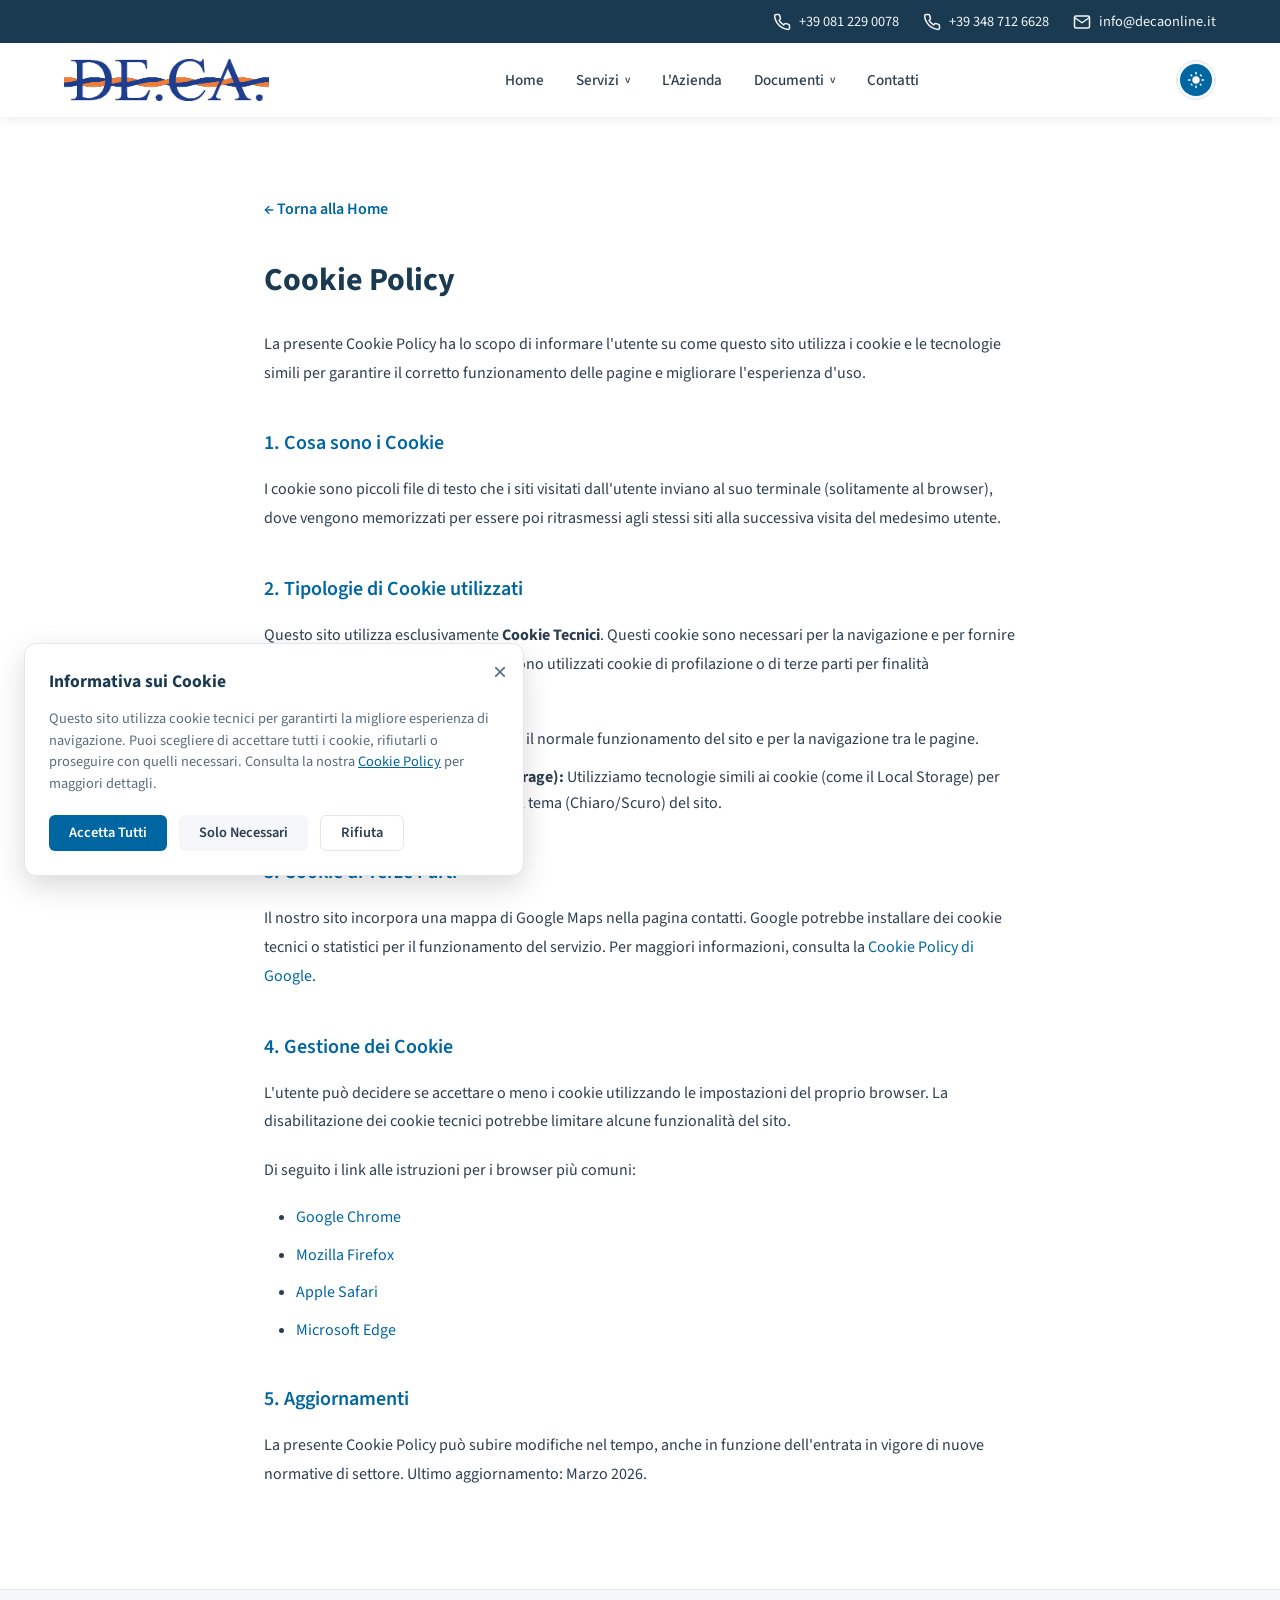
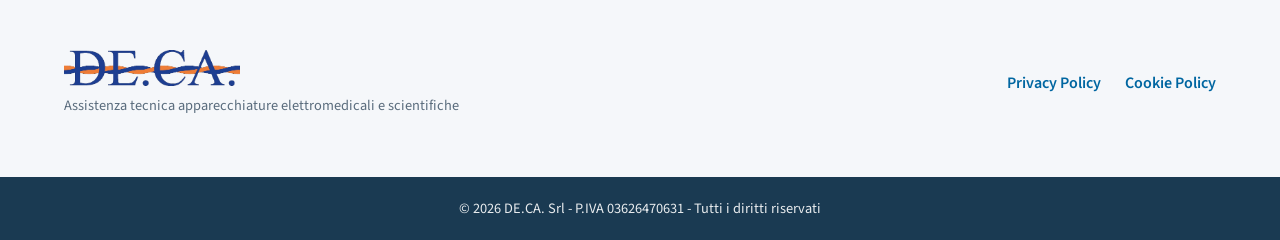
<file: cookies.html>
<!DOCTYPE html>
<html lang="it">
<head>
    <meta charset="UTF-8">
    <meta name="viewport" content="width=device-width, initial-scale=1.0">
    <title>Cookie Policy - DE.CA. Srl</title>
    <link rel="icon" href="images/favicon.png" type="image/png">
    <link rel="stylesheet" href="css/style.css">
    <link href="https://fonts.googleapis.com/css2?family=Source+Sans+3:wght@400;500;600;700&display=swap" rel="stylesheet">
</head>
<body>
    <header class="header">
        <div class="header-top">
            <div class="container">
                <a href="tel:+390812290078" class="header-contact"><img src="icons/icon-phone.svg" alt="" class="icon" width="18" height="18">+39 081 229 0078</a>
                <a href="tel:+393487126628" class="header-contact"><img src="icons/icon-phone.svg" alt="" class="icon" width="18" height="18">+39 348 712 6628</a>
                <a href="mailto:info@decaonline.it" class="header-contact"><img src="icons/icon-email.svg" alt="" class="icon" width="18" height="18">info@decaonline.it</a>
            </div>
        </div>
        <nav class="navbar">
            <div class="container navbar-inner">
                <a href="index.html" class="logo logo-image" aria-label="DE.CA. home">
                    <img src="images/logo-deca.png" alt="DE.CA. logo" class="logo-img logo-light">
                    <img src="images/logo-deca-dark.png" alt="DE.CA. logo" class="logo-img logo-dark">
                </a>
                <button class="nav-toggle" id="navToggle" aria-label="Menu">
                    <span></span><span></span><span></span>
                </button>
                <ul class="nav-menu" id="navMenu">
                    <li class="nav-item"><a href="index.html#home">Home</a></li>
                    <li class="nav-item has-submenu">
                        <button class="submenu-toggle" type="button" aria-expanded="false" aria-haspopup="true">Servizi <span class="submenu-caret">v</span></button>
                        <ul class="submenu">
                            <li><a href="apparecchiature-scientifiche.html">Apparecchiature Scientifiche</a></li>
                            <li><a href="movimentazione-apparecchiature.html">Movimentazione Apparecchiature</a></li>
                            <li><a href="qr-code-personalizzato.html">QR Code Personalizzato</a></li>
                        </ul>
                    </li>
                    <li class="nav-item"><a href="index.html#azienda">L'Azienda</a></li>
                    <li class="nav-item has-submenu">
                        <button class="submenu-toggle" type="button" aria-expanded="false" aria-haspopup="true">Documenti <span class="submenu-caret">v</span></button>
                        <ul class="submenu">
                            <li><a href="privacy.html">Privacy Policy</a></li>
                            <li><a href="cookies.html">Cookie Policy</a></li>
                        </ul>
                    </li>
                    <li class="nav-item"><a href="index.html#contatti">Contatti</a></li>
                </ul>
                <div class="theme-switcher">
                    <button class="theme-btn" data-theme="light" title="Chiaro" aria-label="Tema Chiaro">
                        <svg viewBox="0 0 24 24"><path d="M12,7c-2.76,0-5,2.24-5,5s2.24,5,5,5s5-2.24,5-5S14.76,7,12,7L12,7z M2,13l2,0c0.55,0,1-0.45,1-1s-0.45-1-1-1l-2,0 c-0.55,0-1,0.45-1,1S1.45,13,2,13z M20,13l2,0c0.55,0,1-0.45,1-1s-0.45-1-1-1l-2,0c-0.55,0-1,0.45-1,1S19.45,13,20,13z M11,2l0,2 c0,0.55,0.45,1,1,1s1-0.45,1-1l0-2c0-0.55-0.45-1-1-1S11,1.45,11,2z M11,20l0,2c0,0.55,0.45,1,1,1s1-0.45,1-1l0-2 c0-0.55-0.45-1-1-1S11,19.45,11,20z M5.99,4.58c-0.39-0.39-1.03-0.39-1.41,0c-0.39,0.39-0.39,1.03,0,1.41l1.06,1.06 c0.39,0.39,1.03,0.39,1.41,0s0.39-1.03,0-1.41L5.99,4.58z M18.36,16.95c-0.39-0.39-1.03-0.39-1.41,0c-0.39,0.39-0.39,1.03,0,1.41 l1.06,1.06c0.39,0.39,1.03,0.39,1.41,0s0.39-1.03,0-1.41L18.36,16.95z M5.99,19.42c0.39,0.39,1.03,0.39,1.41,0 c0.39-0.39,0.39-1.02,0-1.41l-1.06-1.06c-0.39-0.39-1.03-0.39-1.41,0s-0.39,1.03,0,1.41L5.99,19.42z M18.36,7.05 c0.39,0.39,1.03,0.39,1.41,0c0.39-0.39,0.39-1.03,0-1.41l-1.06-1.06c-0.39-0.39-1.03-0.39-1.41,0s-0.39,1.03,0,1.41L18.36,7.05z" /></svg>
                    </button>
                    <button class="theme-btn" data-theme="dark" title="Scuro" aria-label="Tema Scuro">
                        <svg viewBox="0 0 24 24"><path d="M12,3c-4.97,0-9,4.03-9,9s4.03,9,9,9s9-4.03,9-9c0-0.46-0.04-0.92-0.1-1.36c-0.98,1.37-2.58,2.26-4.4,2.26 c-2.98,0-5.4-2.42-5.4-5.4c0-1.81,0.89-3.42,2.26-4.4C12.92,3.04,12.46,3,12,3L12,3z" /></svg>
                    </button>

                </div>
            </div>
        </nav>
    </header>
    <main class="page-content">
        <a href="index.html" class="back-link">← Torna alla Home</a>
        <h1>Cookie Policy</h1>
        <p>La presente Cookie Policy ha lo scopo di informare l'utente su come questo sito utilizza i cookie e le tecnologie simili per garantire il corretto funzionamento delle pagine e migliorare l'esperienza d'uso.</p>

        <h2>1. Cosa sono i Cookie</h2>
        <p>I cookie sono piccoli file di testo che i siti visitati dall'utente inviano al suo terminale (solitamente al browser), dove vengono memorizzati per essere poi ritrasmessi agli stessi siti alla successiva visita del medesimo utente.</p>

        <h2>2. Tipologie di Cookie utilizzati</h2>
        <p>Questo sito utilizza esclusivamente <strong>Cookie Tecnici</strong>. Questi cookie sono necessari per la navigazione e per fornire i servizi richiesti dall'utente. Non vengono utilizzati cookie di profilazione o di terze parti per finalità pubblicitarie.</p>
        <ul>
            <li><strong>Cookie di Sessione:</strong> Necessari per il normale funzionamento del sito e per la navigazione tra le pagine.</li>
            <li><strong>Cookie di Funzionalità (Local Storage):</strong> Utilizziamo tecnologie simili ai cookie (come il Local Storage) per memorizzare la tua preferenza sul tema (Chiaro/Scuro) del sito.</li>
        </ul>

        <h2>3. Cookie di Terze Parti</h2>
        <p>Il nostro sito incorpora una mappa di Google Maps nella pagina contatti. Google potrebbe installare dei cookie tecnici o statistici per il funzionamento del servizio. Per maggiori informazioni, consulta la <a href="https://policies.google.com/technologies/cookies" target="_blank" rel="noopener">Cookie Policy di Google</a>.</p>

        <h2>4. Gestione dei Cookie</h2>
        <p>L'utente può decidere se accettare o meno i cookie utilizzando le impostazioni del proprio browser. La disabilitazione dei cookie tecnici potrebbe limitare alcune funzionalità del sito.</p>
        <p>Di seguito i link alle istruzioni per i browser più comuni:</p>
        <ul>
            <li><a href="https://support.google.com/chrome/answer/95647" target="_blank" rel="noopener">Google Chrome</a></li>
            <li><a href="https://support.mozilla.org/it/kb/Gestione%20dei%20cookie" target="_blank" rel="noopener">Mozilla Firefox</a></li>
            <li><a href="https://support.apple.com/it-it/guide/safari/sfri11471/mac" target="_blank" rel="noopener">Apple Safari</a></li>
            <li><a href="https://support.microsoft.com/it-it/windows/eliminare-e-gestire-i-cookie-168dab11-0753-043d-7c16-ede5947fc64d" target="_blank" rel="noopener">Microsoft Edge</a></li>
        </ul>

        <h2>5. Aggiornamenti</h2>
        <p>La presente Cookie Policy può subire modifiche nel tempo, anche in funzione dell'entrata in vigore di nuove normative di settore. Ultimo aggiornamento: Marzo 2026.</p>
    </main>
    <footer class="footer">
        <div class="container">
            <div class="footer-content">
                <div class="footer-brand">
                    <img src="images/logo-deca.png" alt="DE.CA. logo" class="footer-logo logo-light">
                    <img src="images/logo-deca-dark.png" alt="DE.CA. logo" class="footer-logo logo-dark">
                    <p>Assistenza tecnica apparecchiature elettromedicali e scientifiche</p>
                </div>
                <div class="footer-links">
                    <a href="privacy.html">Privacy Policy</a>
                    <a href="cookies.html">Cookie Policy</a>
                </div>
            </div>
        </div>
        <div class="footer-bottom">
            <div class="container">
                <p>&copy; 2026 DE.CA. Srl - P.IVA 03626470631 - Tutti i diritti riservati</p>
            </div>
        </div>
    </footer>
    <script src="js/main.js"></script>
</body>
</html>
</file>
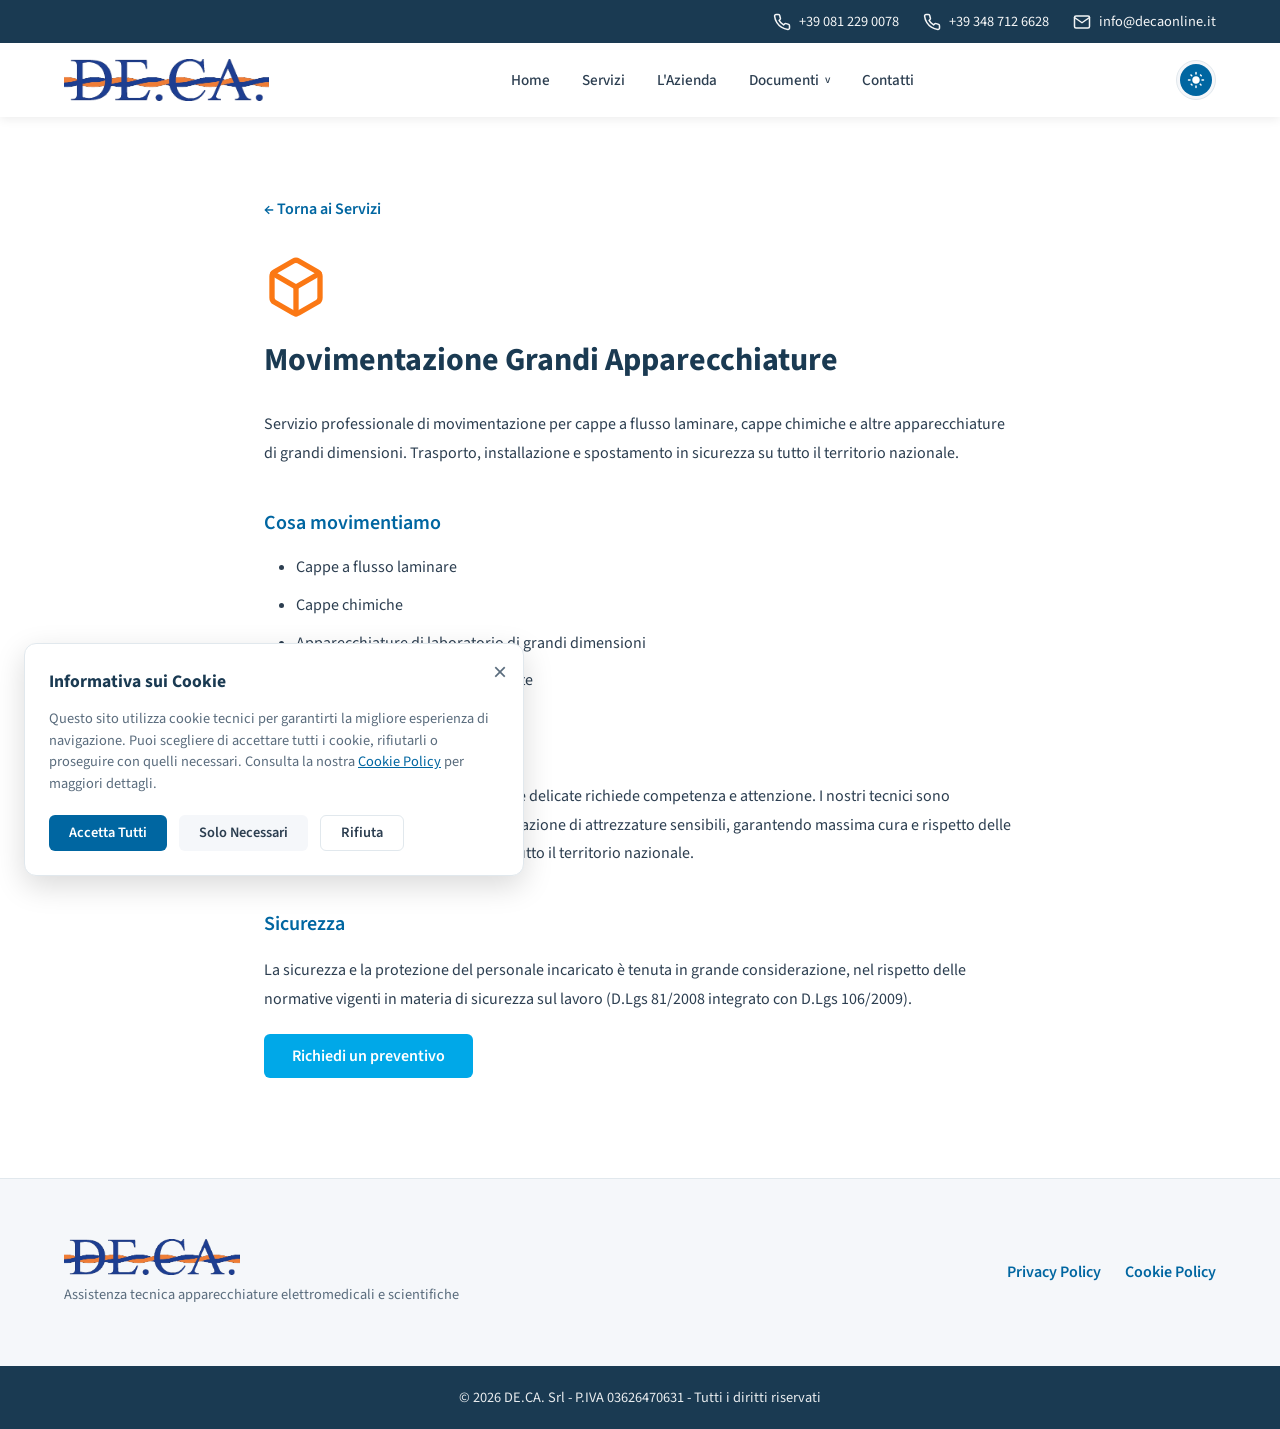
<file: movimentazione-apparecchiature.html>
<!DOCTYPE html>
<html lang="it">
<head>
    <meta charset="UTF-8">
    <meta name="viewport" content="width=device-width, initial-scale=1.0">
    <meta name="description" content="Movimentazione professionale di cappe a flusso laminare, cappe chimiche e grandi apparecchiature di laboratorio.">
    <title>Movimentazione Grandi Apparecchiature - DE.CA. Srl</title>
    <link rel="icon" href="images/favicon.png" type="image/png">
    <link rel="stylesheet" href="css/style.css">
    <link href="https://fonts.googleapis.com/css2?family=Source+Sans+3:wght@400;500;600;700&display=swap" rel="stylesheet">
</head>
<body>
    <header class="header">
        <div class="header-top">
            <div class="container">
                <a href="tel:+390812290078" class="header-contact"><img src="icons/icon-phone.svg" alt="" class="icon" width="18" height="18">+39 081 229 0078</a>
                <a href="tel:+393487126628" class="header-contact"><img src="icons/icon-phone.svg" alt="" class="icon" width="18" height="18">+39 348 712 6628</a>
                <a href="mailto:info@decaonline.it" class="header-contact"><img src="icons/icon-email.svg" alt="" class="icon" width="18" height="18">info@decaonline.it</a>
            </div>
        </div>
        <nav class="navbar">
            <div class="container navbar-inner">
                <a href="index.html" class="logo logo-image" aria-label="DE.CA. home">
                    <img src="images/logo-deca.png" alt="DE.CA. logo" class="logo-img logo-light">
                    <img src="images/logo-deca-dark.png" alt="DE.CA. logo" class="logo-img logo-dark">
                </a>
                <button class="nav-toggle" id="navToggle" aria-label="Menu">
                    <span></span><span></span><span></span>
                </button>
                <ul class="nav-menu" id="navMenu">
                    <li class="nav-item"><a href="index.html#home">Home</a></li>
                    <li class="nav-item"><a href="index.html#servizi">Servizi</a></li>
                    <li class="nav-item"><a href="index.html#azienda">L'Azienda</a></li>
                    <li class="nav-item has-submenu">
                        <button class="submenu-toggle" type="button" aria-expanded="false" aria-haspopup="true">Documenti <span class="submenu-caret">v</span></button>
                        <ul class="submenu">
                            <li><a href="privacy.html">Privacy Policy</a></li>
                            <li><a href="cookies.html">Cookie Policy</a></li>
                        </ul>
                    </li>
                    <li class="nav-item"><a href="index.html#contatti">Contatti</a></li>
                </ul>
                <div class="theme-switcher">
                    <button class="theme-btn" data-theme="light" title="Chiaro" aria-label="Tema Chiaro">
                        <svg viewBox="0 0 24 24"><path d="M12,7c-2.76,0-5,2.24-5,5s2.24,5,5,5s5-2.24,5-5S14.76,7,12,7L12,7z M2,13l2,0c0.55,0,1-0.45,1-1s-0.45-1-1-1l-2,0 c-0.55,0-1,0.45-1,1S1.45,13,2,13z M20,13l2,0c0.55,0,1-0.45,1-1s-0.45-1-1-1l-2,0c-0.55,0-1,0.45-1,1S19.45,13,20,13z M11,2l0,2 c0,0.55,0.45,1,1,1s1-0.45,1-1l0-2c0-0.55-0.45-1-1-1S11,1.45,11,2z M11,20l0,2c0,0.55,0.45,1,1,1s1-0.45,1-1l0-2 c0-0.55-0.45-1-1-1S11,19.45,11,20z M5.99,4.58c-0.39-0.39-1.03-0.39-1.41,0c-0.39,0.39-0.39,1.03,0,1.41l1.06,1.06 c0.39,0.39,1.03,0.39,1.41,0s0.39-1.03,0-1.41L5.99,4.58z M18.36,16.95c-0.39-0.39-1.03-0.39-1.41,0c-0.39,0.39-0.39,1.03,0,1.41 l1.06,1.06c0.39,0.39,1.03,0.39,1.41,0s0.39-1.03,0-1.41L18.36,16.95z M5.99,19.42c0.39,0.39,1.03,0.39,1.41,0 c0.39-0.39,0.39-1.02,0-1.41l-1.06-1.06c-0.39-0.39-1.03-0.39-1.41,0s-0.39,1.03,0,1.41L5.99,19.42z M18.36,7.05 c0.39,0.39,1.03,0.39,1.41,0c0.39-0.39,0.39-1.03,0-1.41l-1.06-1.06c-0.39-0.39-1.03-0.39-1.41,0s-0.39,1.03,0,1.41L18.36,7.05z" /></svg>
                    </button>
                    <button class="theme-btn" data-theme="dark" title="Scuro" aria-label="Tema Scuro">
                        <svg viewBox="0 0 24 24"><path d="M12,3c-4.97,0-9,4.03-9,9s4.03,9,9,9s9-4.03,9-9c0-0.46-0.04-0.92-0.1-1.36c-0.98,1.37-2.58,2.26-4.4,2.26 c-2.98,0-5.4-2.42-5.4-5.4c0-1.81,0.89-3.42,2.26-4.4C12.92,3.04,12.46,3,12,3L12,3z" /></svg>
                    </button>

                </div>
            </div>
        </nav>
    </header>
    <main class="page-content">
        <a href="index.html#servizi" class="back-link">← Torna ai Servizi</a>
        <div class="page-icon"><img src="icons/icon-box.svg" alt=""></div>
        <h1>Movimentazione Grandi Apparecchiature</h1>
        <p>Servizio professionale di movimentazione per cappe a flusso laminare, cappe chimiche e altre apparecchiature di grandi dimensioni. Trasporto, installazione e spostamento in sicurezza su tutto il territorio nazionale.</p>
        
        <h2>Cosa movimentiamo</h2>
        <ul>
            <li>Cappe a flusso laminare</li>
            <li>Cappe chimiche</li>
            <li>Apparecchiature di laboratorio di grandi dimensioni</li>
            <li>Strumentazione scientifica pesante</li>
        </ul>
        
        <h2>Il nostro servizio</h2>
        <p>La movimentazione di apparecchiature delicate richiede competenza e attenzione. I nostri tecnici sono specializzati nel trasporto e nell'installazione di attrezzature sensibili, garantendo massima cura e rispetto delle normative di sicurezza. Operiamo su tutto il territorio nazionale.</p>
        
        <h2>Sicurezza</h2>
        <p>La sicurezza e la protezione del personale incaricato è tenuta in grande considerazione, nel rispetto delle normative vigenti in materia di sicurezza sul lavoro (D.Lgs 81/2008 integrato con D.Lgs 106/2009).</p>
        
        <p><a href="index.html#contatti" class="btn btn-primary">Richiedi un preventivo</a></p>
    </main>
    <footer class="footer">
        <div class="container">
            <div class="footer-content">
                <div class="footer-brand">
                    <img src="images/logo-deca.png" alt="DE.CA. logo" class="footer-logo logo-light">
                    <img src="images/logo-deca-dark.png" alt="DE.CA. logo" class="footer-logo logo-dark">
                    <p>Assistenza tecnica apparecchiature elettromedicali e scientifiche</p>
                </div>
                <div class="footer-links">
                    <a href="privacy.html">Privacy Policy</a>
                    <a href="cookies.html">Cookie Policy</a>
                </div>
            </div>
        </div>
        <div class="footer-bottom">
            <div class="container">
                <p>&copy; 2026 DE.CA. Srl - P.IVA 03626470631 - Tutti i diritti riservati</p>
            </div>
        </div>
    </footer>
    <script src="js/main.js"></script>
</body>
</html>
</file>
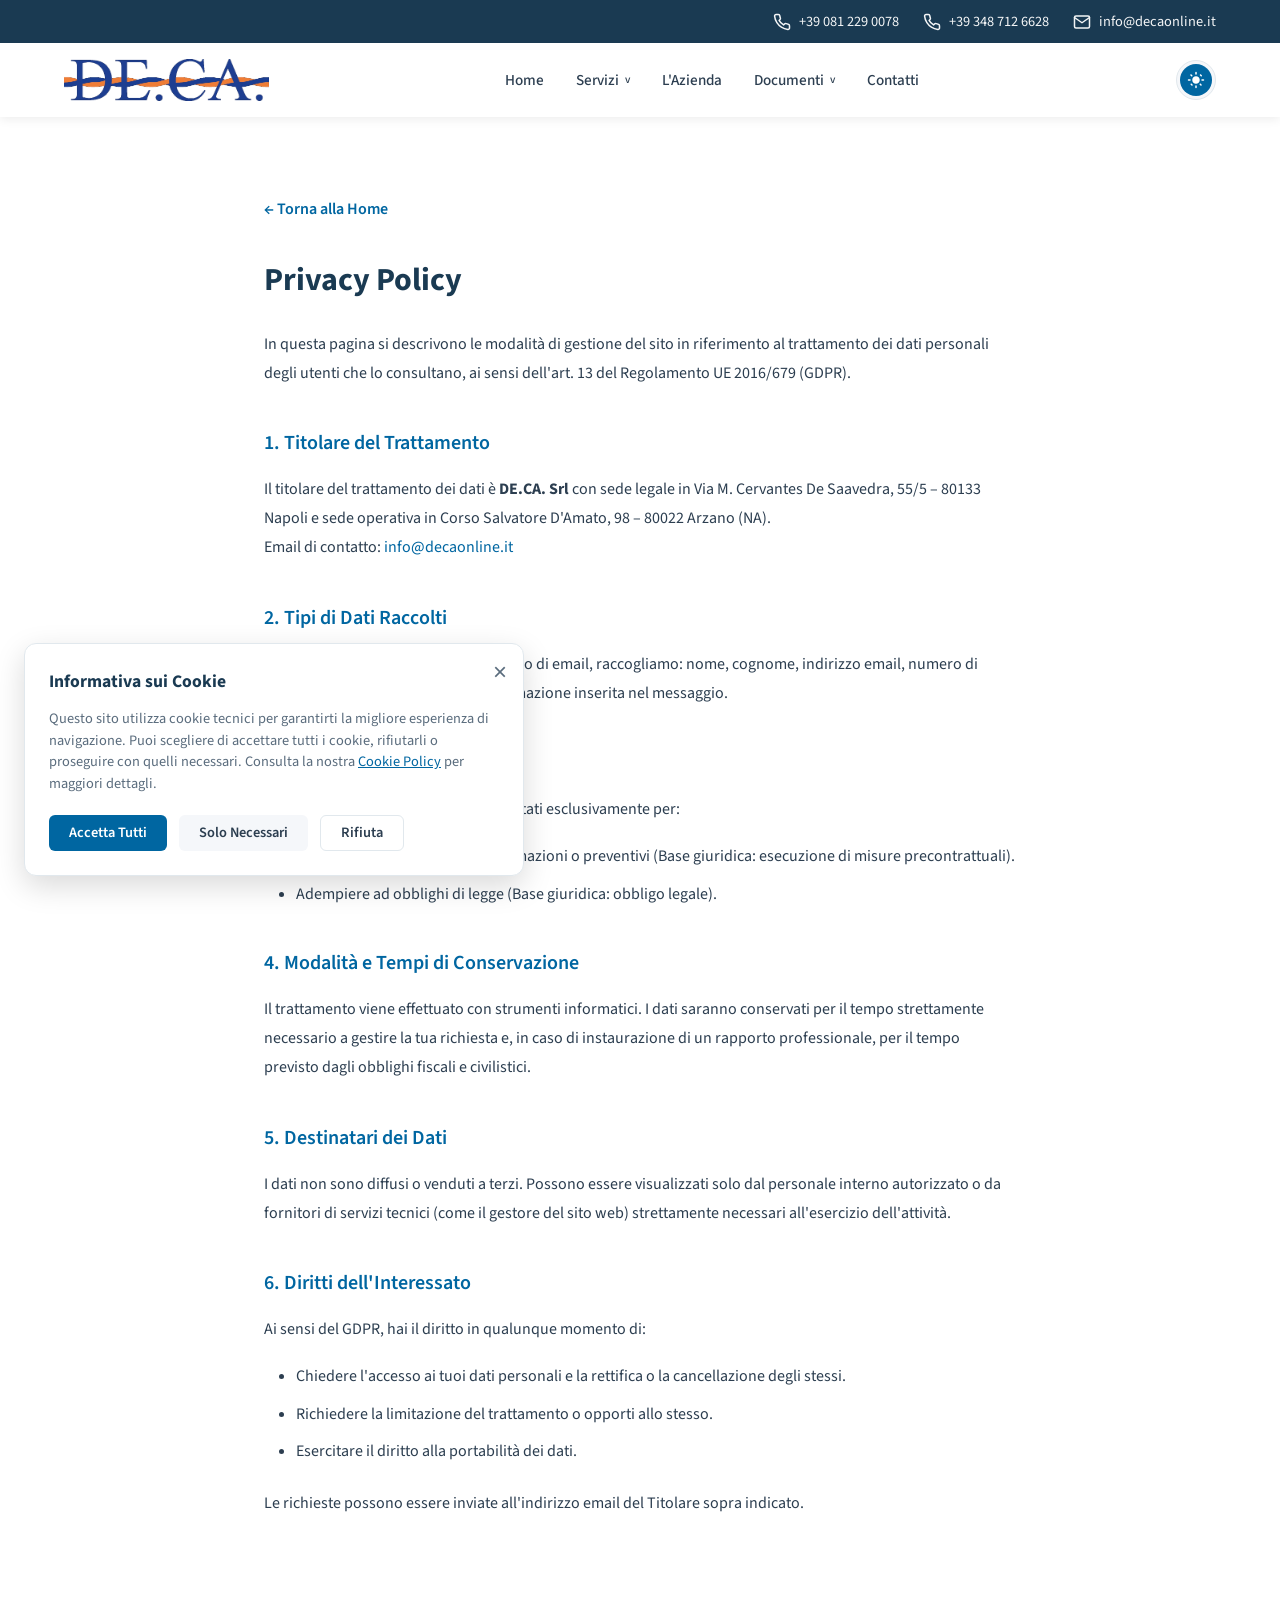
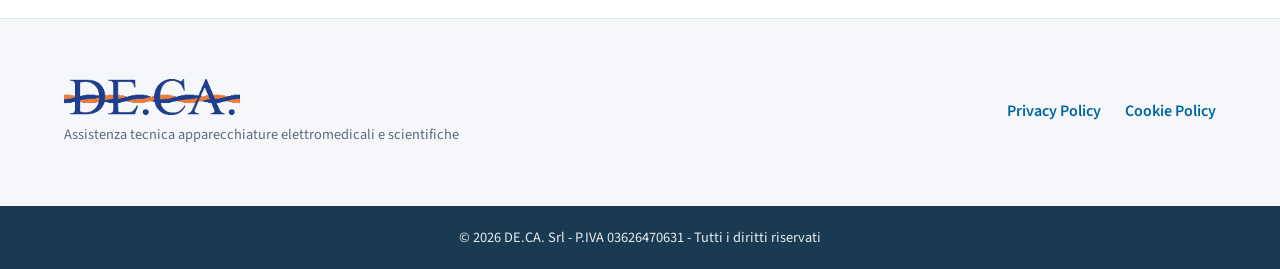
<file: privacy.html>
<!DOCTYPE html>
<html lang="it">
<head>
    <meta charset="UTF-8">
    <meta name="viewport" content="width=device-width, initial-scale=1.0">
    <title>Privacy Policy - DE.CA. Srl</title>
    <link rel="icon" href="images/favicon.png" type="image/png">
    <link rel="stylesheet" href="css/style.css">
    <link rel="preconnect" href="https://fonts.googleapis.com">
    <link href="https://fonts.googleapis.com/css2?family=Source+Sans+3:wght@400;500;600;700&display=swap" rel="stylesheet">
</head>
<body>
    <header class="header">
        <div class="header-top">
            <div class="container">
                <a href="tel:+390812290078" class="header-contact"><img src="icons/icon-phone.svg" alt="" class="icon" width="18" height="18">+39 081 229 0078</a>
                <a href="tel:+393487126628" class="header-contact"><img src="icons/icon-phone.svg" alt="" class="icon" width="18" height="18">+39 348 712 6628</a>
                <a href="mailto:info@decaonline.it" class="header-contact"><img src="icons/icon-email.svg" alt="" class="icon" width="18" height="18">info@decaonline.it</a>
            </div>
        </div>
        <nav class="navbar">
            <div class="container navbar-inner">
                <a href="index.html" class="logo logo-image" aria-label="DE.CA. home">
                    <img src="images/logo-deca.png" alt="DE.CA. logo" class="logo-img logo-light">
                    <img src="images/logo-deca-dark.png" alt="DE.CA. logo" class="logo-img logo-dark">
                </a>
                <button class="nav-toggle" id="navToggle" aria-label="Menu">
                    <span></span><span></span><span></span>
                </button>
                <ul class="nav-menu" id="navMenu">
                    <li class="nav-item"><a href="index.html#home">Home</a></li>
                    <li class="nav-item has-submenu">
                        <button class="submenu-toggle" type="button" aria-expanded="false" aria-haspopup="true">Servizi <span class="submenu-caret">v</span></button>
                        <ul class="submenu">
                            <li><a href="apparecchiature-scientifiche.html">Apparecchiature Scientifiche</a></li>
                            <li><a href="movimentazione-apparecchiature.html">Movimentazione Apparecchiature</a></li>
                            <li><a href="qr-code-personalizzato.html">QR Code Personalizzato</a></li>
                        </ul>
                    </li>
                    <li class="nav-item"><a href="index.html#azienda">L'Azienda</a></li>
                    <li class="nav-item has-submenu">
                        <button class="submenu-toggle" type="button" aria-expanded="false" aria-haspopup="true">Documenti <span class="submenu-caret">v</span></button>
                        <ul class="submenu">
                            <li><a href="privacy.html">Privacy Policy</a></li>
                            <li><a href="cookies.html">Cookie Policy</a></li>
                        </ul>
                    </li>
                    <li class="nav-item"><a href="index.html#contatti">Contatti</a></li>
                </ul>
                <div class="theme-switcher">
                    <button class="theme-btn" data-theme="light" title="Chiaro" aria-label="Tema Chiaro">
                        <svg viewBox="0 0 24 24"><path d="M12,7c-2.76,0-5,2.24-5,5s2.24,5,5,5s5-2.24,5-5S14.76,7,12,7L12,7z M2,13l2,0c0.55,0,1-0.45,1-1s-0.45-1-1-1l-2,0 c-0.55,0-1,0.45-1,1S1.45,13,2,13z M20,13l2,0c0.55,0,1-0.45,1-1s-0.45-1-1-1l-2,0c-0.55,0-1,0.45-1,1S19.45,13,20,13z M11,2l0,2 c0,0.55,0.45,1,1,1s1-0.45,1-1l0-2c0-0.55-0.45-1-1-1S11,1.45,11,2z M11,20l0,2c0,0.55,0.45,1,1,1s1-0.45,1-1l0-2 c0-0.55-0.45-1-1-1S11,19.45,11,20z M5.99,4.58c-0.39-0.39-1.03-0.39-1.41,0c-0.39,0.39-0.39,1.03,0,1.41l1.06,1.06 c0.39,0.39,1.03,0.39,1.41,0s0.39-1.03,0-1.41L5.99,4.58z M18.36,16.95c-0.39-0.39-1.03-0.39-1.41,0c-0.39,0.39-0.39,1.03,0,1.41 l1.06,1.06c0.39,0.39,1.03,0.39,1.41,0s0.39-1.03,0-1.41L18.36,16.95z M5.99,19.42c0.39,0.39,1.03,0.39,1.41,0 c0.39-0.39,0.39-1.02,0-1.41l-1.06-1.06c-0.39-0.39-1.03-0.39-1.41,0s-0.39,1.03,0,1.41L5.99,19.42z M18.36,7.05 c0.39,0.39,1.03,0.39,1.41,0c0.39-0.39,0.39-1.03,0-1.41l-1.06-1.06c-0.39-0.39-1.03-0.39-1.41,0s-0.39,1.03,0,1.41L18.36,7.05z" /></svg>
                    </button>
                    <button class="theme-btn" data-theme="dark" title="Scuro" aria-label="Tema Scuro">
                        <svg viewBox="0 0 24 24"><path d="M12,3c-4.97,0-9,4.03-9,9s4.03,9,9,9s9-4.03,9-9c0-0.46-0.04-0.92-0.1-1.36c-0.98,1.37-2.58,2.26-4.4,2.26 c-2.98,0-5.4-2.42-5.4-5.4c0-1.81,0.89-3.42,2.26-4.4C12.92,3.04,12.46,3,12,3L12,3z" /></svg>
                    </button>

                </div>
            </div>
        </nav>
    </header>
    <main class="page-content">
        <a href="index.html" class="back-link">← Torna alla Home</a>
        <h1>Privacy Policy</h1>
        <p>In questa pagina si descrivono le modalità di gestione del sito in riferimento al trattamento dei dati personali degli utenti che lo consultano, ai sensi dell'art. 13 del Regolamento UE 2016/679 (GDPR).</p>

        <h2>1. Titolare del Trattamento</h2>
        <p>Il titolare del trattamento dei dati è <strong>DE.CA. Srl</strong> con sede legale in Via M. Cervantes De Saavedra, 55/5 – 80133 Napoli e sede operativa in Corso Salvatore D'Amato, 98 – 80022 Arzano (NA).<br>
        Email di contatto: <a href="mailto:info@decaonline.it">info@decaonline.it</a></p>

        <h2>2. Tipi di Dati Raccolti</h2>
        <p>Attraverso il modulo di contatto o l'invio di email, raccogliamo: nome, cognome, indirizzo email, numero di telefono (se fornito) e ogni altra informazione inserita nel messaggio.</p>

        <h2>3. Finalità e Base Giuridica</h2>
        <p>I dati forniti volontariamente sono trattati esclusivamente per:</p>
        <ul>
            <li>Rispondere alle richieste di informazioni o preventivi (Base giuridica: esecuzione di misure precontrattuali).</li>
            <li>Adempiere ad obblighi di legge (Base giuridica: obbligo legale).</li>
        </ul>

        <h2>4. Modalità e Tempi di Conservazione</h2>
        <p>Il trattamento viene effettuato con strumenti informatici. I dati saranno conservati per il tempo strettamente necessario a gestire la tua richiesta e, in caso di instaurazione di un rapporto professionale, per il tempo previsto dagli obblighi fiscali e civilistici.</p>

        <h2>5. Destinatari dei Dati</h2>
        <p>I dati non sono diffusi o venduti a terzi. Possono essere visualizzati solo dal personale interno autorizzato o da fornitori di servizi tecnici (come il gestore del sito web) strettamente necessari all'esercizio dell'attività.</p>

        <h2>6. Diritti dell'Interessato</h2>
        <p>Ai sensi del GDPR, hai il diritto in qualunque momento di:</p>
        <ul>
            <li>Chiedere l'accesso ai tuoi dati personali e la rettifica o la cancellazione degli stessi.</li>
            <li>Richiedere la limitazione del trattamento o opporti allo stesso.</li>
            <li>Esercitare il diritto alla portabilità dei dati.</li>
        </ul>
        <p>Le richieste possono essere inviate all'indirizzo email del Titolare sopra indicato.</p>
    </main>
    <footer class="footer">
        <div class="container">
            <div class="footer-content">
                <div class="footer-brand">
                    <img src="images/logo-deca.png" alt="DE.CA. logo" class="footer-logo logo-light">
                    <img src="images/logo-deca-dark.png" alt="DE.CA. logo" class="footer-logo logo-dark">
                    <p>Assistenza tecnica apparecchiature elettromedicali e scientifiche</p>
                </div>
                <div class="footer-links">
                    <a href="privacy.html">Privacy Policy</a>
                    <a href="cookies.html">Cookie Policy</a>
                </div>
            </div>
        </div>
        <div class="footer-bottom">
            <div class="container">
                <p>&copy; 2026 DE.CA. Srl - P.IVA 03626470631 - Tutti i diritti riservati</p>
            </div>
        </div>
    </footer>
    <script src="js/main.js"></script>
</body>
</html>
</file>
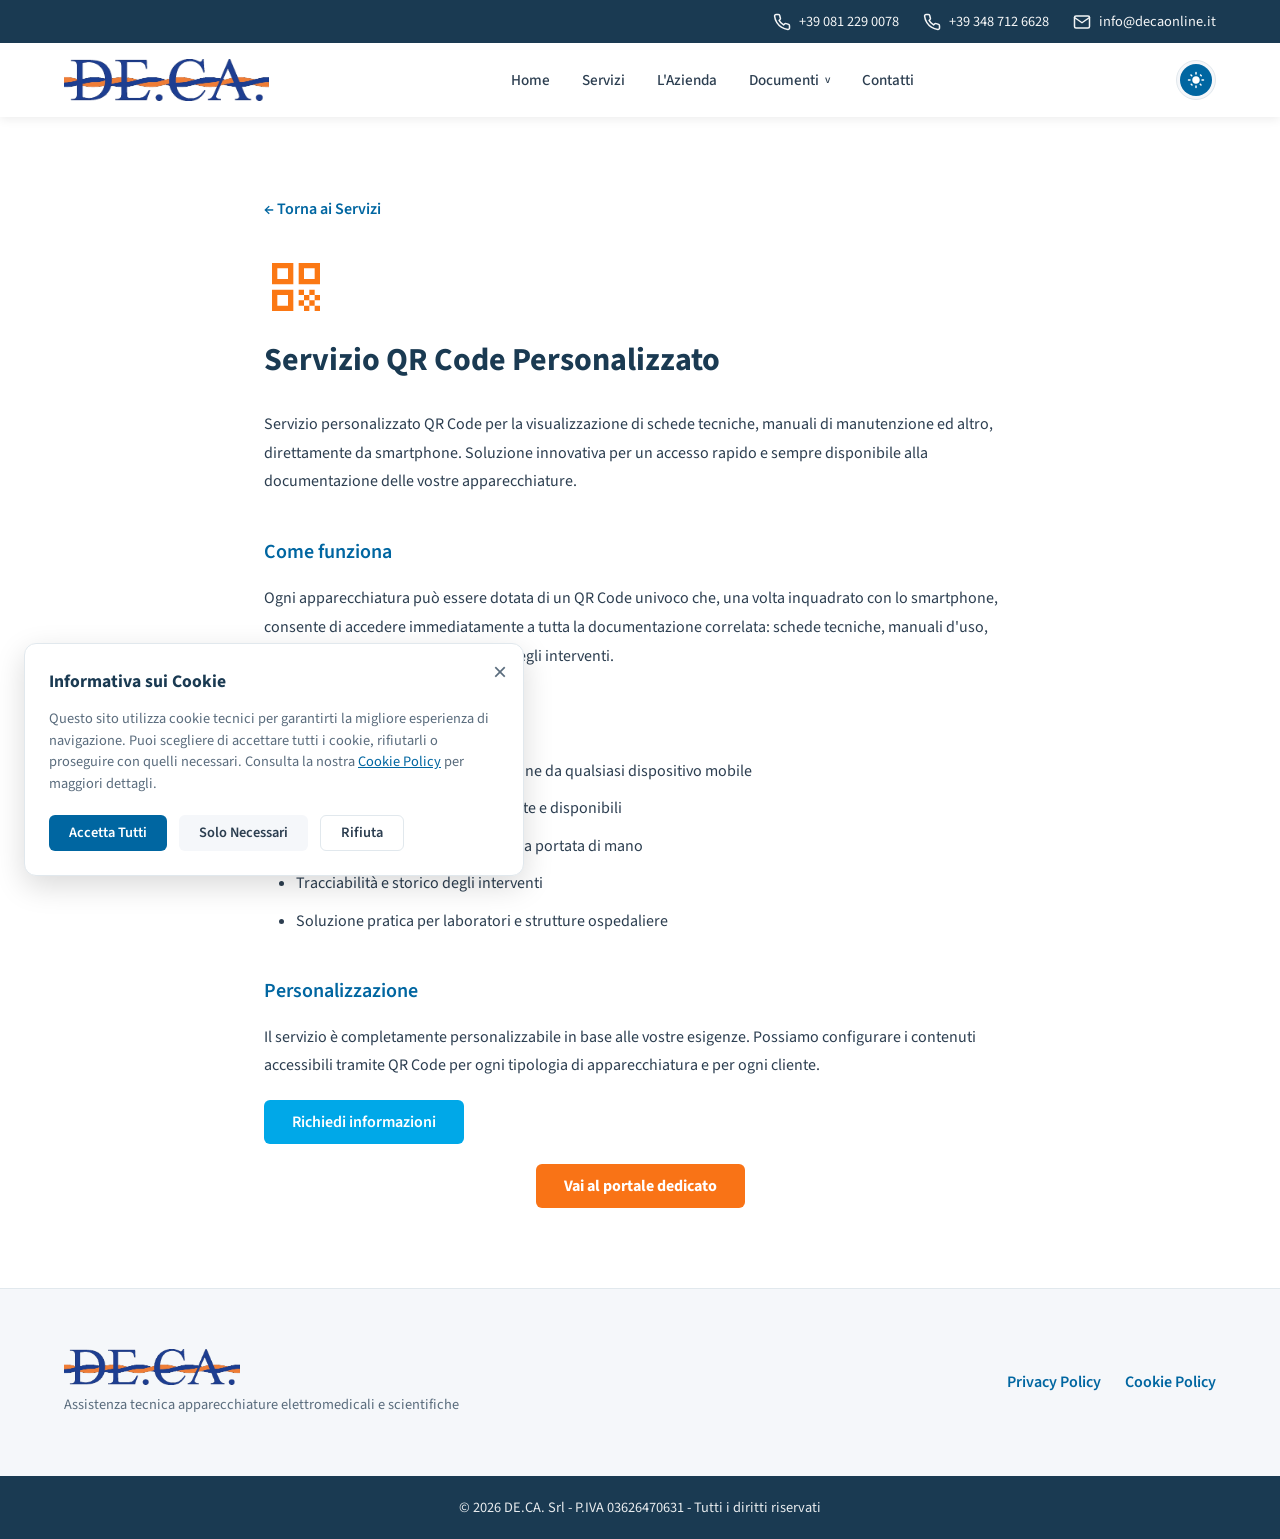
<file: qr-code-personalizzato.html>
<!DOCTYPE html>
<html lang="it">
<head>
    <meta charset="UTF-8">
    <meta name="viewport" content="width=device-width, initial-scale=1.0">
    <meta name="description" content="Servizio QR Code personalizzato per la visualizzazione di schede tecniche, manuali di manutenzione e documentazione da smartphone.">
    <title>Servizio QR Code Personalizzato - DE.CA. Srl</title>
    <link rel="icon" href="images/favicon.png" type="image/png">
    <link rel="stylesheet" href="css/style.css">
    <link href="https://fonts.googleapis.com/css2?family=Source+Sans+3:wght@400;500;600;700&display=swap" rel="stylesheet">
</head>
<body>
    <header class="header">
        <div class="header-top">
            <div class="container">
                <a href="tel:+390812290078" class="header-contact"><img src="icons/icon-phone.svg" alt="" class="icon" width="18" height="18">+39 081 229 0078</a>
                <a href="tel:+393487126628" class="header-contact"><img src="icons/icon-phone.svg" alt="" class="icon" width="18" height="18">+39 348 712 6628</a>
                <a href="mailto:info@decaonline.it" class="header-contact"><img src="icons/icon-email.svg" alt="" class="icon" width="18" height="18">info@decaonline.it</a>
            </div>
        </div>
        <nav class="navbar">
            <div class="container navbar-inner">
                <a href="index.html" class="logo logo-image" aria-label="DE.CA. home">
                    <img src="images/logo-deca.png" alt="DE.CA. logo" class="logo-img logo-light">
                    <img src="images/logo-deca-dark.png" alt="DE.CA. logo" class="logo-img logo-dark">
                </a>
                <button class="nav-toggle" id="navToggle" aria-label="Menu">
                    <span></span><span></span><span></span>
                </button>
                <ul class="nav-menu" id="navMenu">
                    <li class="nav-item"><a href="index.html#home">Home</a></li>
                    <li class="nav-item"><a href="index.html#servizi">Servizi</a></li>
                    <li class="nav-item"><a href="index.html#azienda">L'Azienda</a></li>
                    <li class="nav-item has-submenu">
                        <button class="submenu-toggle" type="button" aria-expanded="false" aria-haspopup="true">Documenti <span class="submenu-caret">v</span></button>
                        <ul class="submenu">
                            <li><a href="privacy.html">Privacy Policy</a></li>
                            <li><a href="cookies.html">Cookie Policy</a></li>
                        </ul>
                    </li>
                    <li class="nav-item"><a href="index.html#contatti">Contatti</a></li>
                </ul>
                <div class="theme-switcher">
                    <button class="theme-btn" data-theme="light" title="Chiaro" aria-label="Tema Chiaro">
                        <svg viewBox="0 0 24 24"><path d="M12,7c-2.76,0-5,2.24-5,5s2.24,5,5,5s5-2.24,5-5S14.76,7,12,7L12,7z M2,13l2,0c0.55,0,1-0.45,1-1s-0.45-1-1-1l-2,0 c-0.55,0-1,0.45-1,1S1.45,13,2,13z M20,13l2,0c0.55,0,1-0.45,1-1s-0.45-1-1-1l-2,0c-0.55,0-1,0.45-1,1S19.45,13,20,13z M11,2l0,2 c0,0.55,0.45,1,1,1s1-0.45,1-1l0-2c0-0.55-0.45-1-1-1S11,1.45,11,2z M11,20l0,2c0,0.55,0.45,1,1,1s1-0.45,1-1l0-2 c0-0.55-0.45-1-1-1S11,19.45,11,20z M5.99,4.58c-0.39-0.39-1.03-0.39-1.41,0c-0.39,0.39-0.39,1.03,0,1.41l1.06,1.06 c0.39,0.39,1.03,0.39,1.41,0s0.39-1.03,0-1.41L5.99,4.58z M18.36,16.95c-0.39-0.39-1.03-0.39-1.41,0c-0.39,0.39-0.39,1.03,0,1.41 l1.06,1.06c0.39,0.39,1.03,0.39,1.41,0s0.39-1.03,0-1.41L18.36,16.95z M5.99,19.42c0.39,0.39,1.03,0.39,1.41,0 c0.39-0.39,0.39-1.02,0-1.41l-1.06-1.06c-0.39-0.39-1.03-0.39-1.41,0s-0.39,1.03,0,1.41L5.99,19.42z M18.36,7.05 c0.39,0.39,1.03,0.39,1.41,0c0.39-0.39,0.39-1.03,0-1.41l-1.06-1.06c-0.39-0.39-1.03-0.39-1.41,0s-0.39,1.03,0,1.41L18.36,7.05z" /></svg>
                    </button>
                    <button class="theme-btn" data-theme="dark" title="Scuro" aria-label="Tema Scuro">
                        <svg viewBox="0 0 24 24"><path d="M12,3c-4.97,0-9,4.03-9,9s4.03,9,9,9s9-4.03,9-9c0-0.46-0.04-0.92-0.1-1.36c-0.98,1.37-2.58,2.26-4.4,2.26 c-2.98,0-5.4-2.42-5.4-5.4c0-1.81,0.89-3.42,2.26-4.4C12.92,3.04,12.46,3,12,3L12,3z" /></svg>
                    </button>

                </div>
            </div>
        </nav>
    </header>
    <main class="page-content">
        <a href="index.html#servizi" class="back-link">← Torna ai Servizi</a>
        <div class="page-icon"><img src="icons/icon-qr.svg" alt="QR Code icon"></div>
        <h1>Servizio QR Code Personalizzato</h1>
        <p>Servizio personalizzato QR Code per la visualizzazione di schede tecniche, manuali di manutenzione ed altro, direttamente da smartphone. Soluzione innovativa per un accesso rapido e sempre disponibile alla documentazione delle vostre apparecchiature.</p>
        
        <h2>Come funziona</h2>
        <p>Ogni apparecchiatura può essere dotata di un QR Code univoco che, una volta inquadrato con lo smartphone, consente di accedere immediatamente a tutta la documentazione correlata: schede tecniche, manuali d'uso, procedure di manutenzione, storico degli interventi.</p>
        
        <h2>Vantaggi</h2>
        <ul>
            <li>Accesso rapido alla documentazione da qualsiasi dispositivo mobile</li>
            <li>Schede tecniche sempre aggiornate e disponibili</li>
            <li>Manuali di manutenzione sempre a portata di mano</li>
            <li>Tracciabilità e storico degli interventi</li>
            <li>Soluzione pratica per laboratori e strutture ospedaliere</li>
        </ul>
        
        <h2>Personalizzazione</h2>
        <p>Il servizio è completamente personalizzabile in base alle vostre esigenze. Possiamo configurare i contenuti accessibili tramite QR Code per ogni tipologia di apparecchiatura e per ogni cliente.</p>
        
        <p><a href="index.html#contatti" class="btn btn-primary">Richiedi informazioni</a></p>

        <div style="margin-top: 20px; text-align: center;">
            <a href="https://www.assistenzaqrcode.it/" target="_blank" rel="noopener" class="btn btn-portal">Vai al portale dedicato</a>
        </div>
    </main>
    <footer class="footer">
        <div class="container">
            <div class="footer-content">
                <div class="footer-brand">
                    <img src="images/logo-deca.png" alt="DE.CA. logo" class="footer-logo logo-light">
                    <img src="images/logo-deca-dark.png" alt="DE.CA. logo" class="footer-logo logo-dark">
                    <p>Assistenza tecnica apparecchiature elettromedicali e scientifiche</p>
                </div>
                <div class="footer-links">
                    <a href="privacy.html">Privacy Policy</a>
                    <a href="cookies.html">Cookie Policy</a>
                </div>
            </div>
        </div>
        <div class="footer-bottom">
            <div class="container">
                <p>&copy; 2026 DE.CA. Srl - P.IVA 03626470631 - Tutti i diritti riservati</p>
            </div>
        </div>
    </footer>
    <script src="js/main.js"></script>
</body>
</html>
</file>
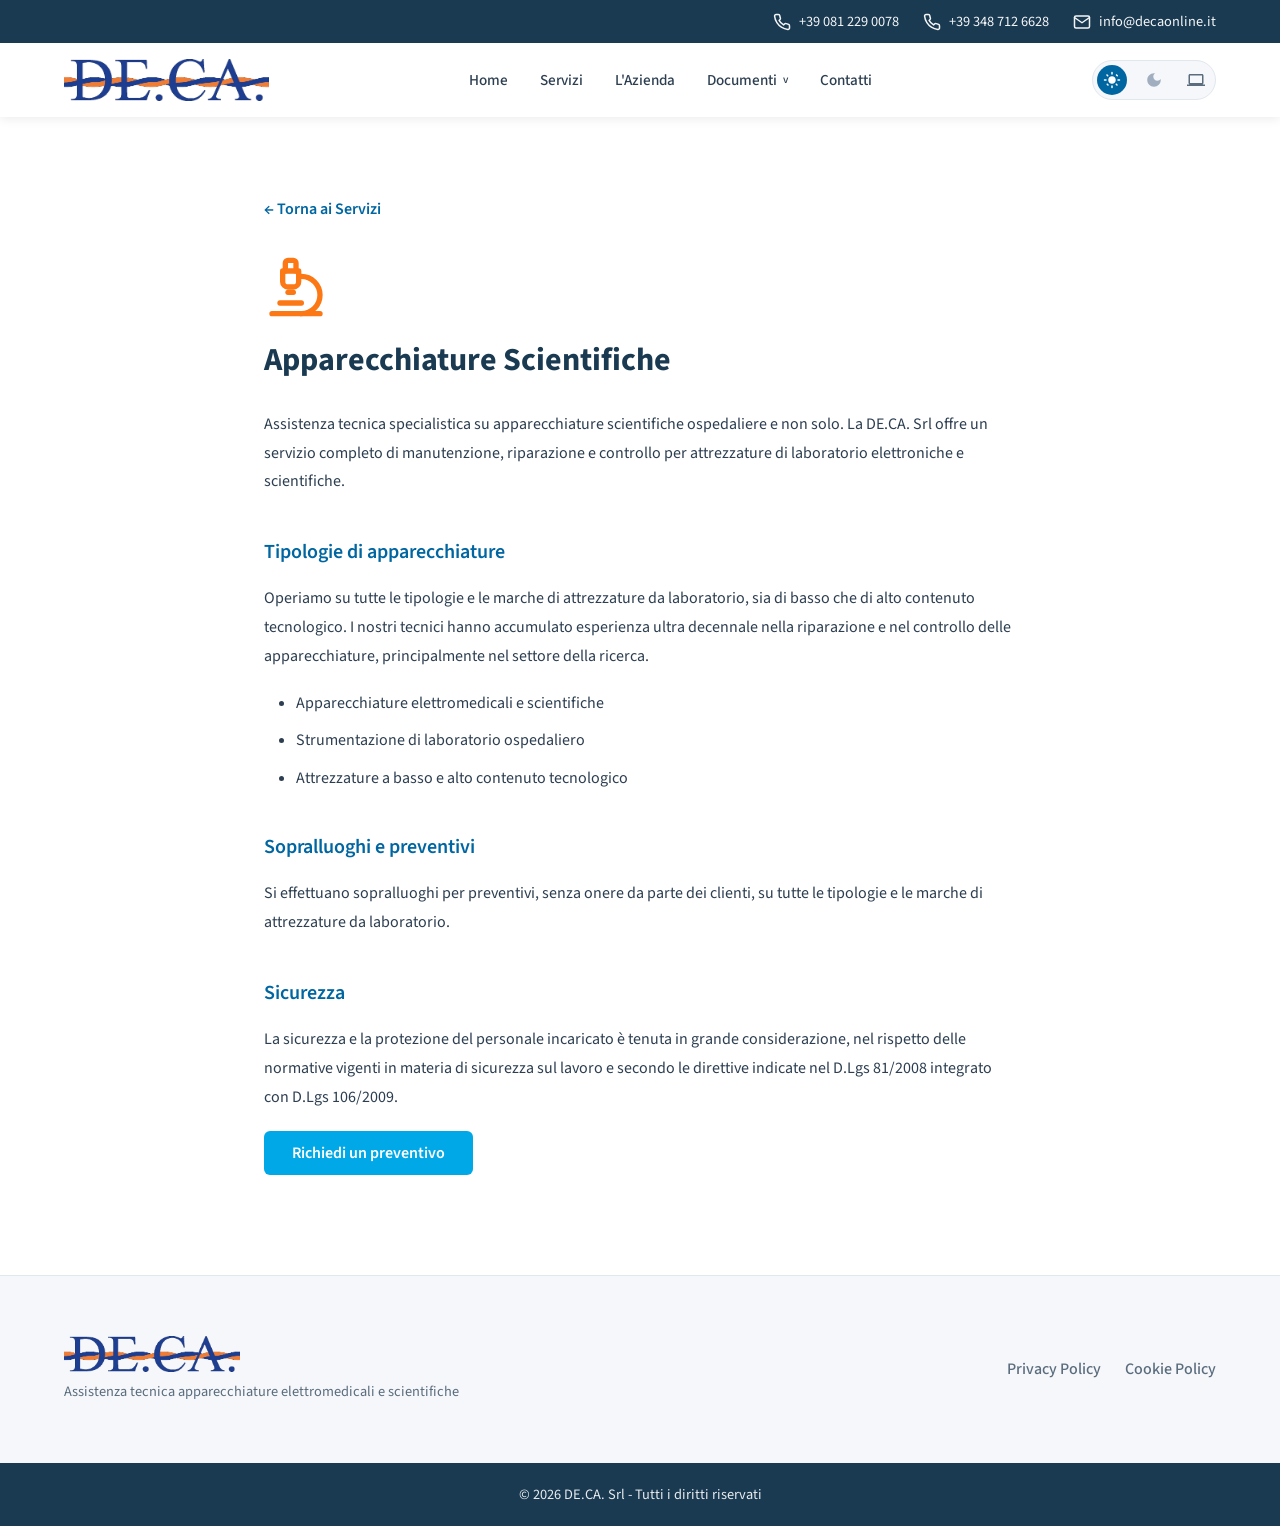
<file: src/main/webapp/apparecchiature-scientifiche.html>
<!DOCTYPE html>
<html lang="it">
<head>
    <meta charset="UTF-8">
    <meta name="viewport" content="width=device-width, initial-scale=1.0">
    <meta name="description" content="Assistenza tecnica su apparecchiature scientifiche ospedaliere e di laboratorio. Riparazione e controllo di apparecchiature elettromedicali.">
    <title>Apparecchiature Scientifiche - DE.CA. Srl</title>
    <link rel="icon" href="images/favicon.png" type="image/png">
    <link rel="stylesheet" href="css/style.css">
    <link href="https://fonts.googleapis.com/css2?family=Source+Sans+3:wght@400;500;600;700&display=swap" rel="stylesheet">
</head>
<body>
    <header class="header">
        <div class="header-top">
            <div class="container">
                <a href="tel:+390812290078" class="header-contact"><img src="icons/icon-phone.svg" alt="" class="icon" width="18" height="18">+39 081 229 0078</a>
                <a href="tel:+393487126628" class="header-contact"><img src="icons/icon-phone.svg" alt="" class="icon" width="18" height="18">+39 348 712 6628</a>
                <a href="mailto:info@decaonline.it" class="header-contact"><img src="icons/icon-email.svg" alt="" class="icon" width="18" height="18">info@decaonline.it</a>
            </div>
        </div>
        <nav class="navbar">
            <div class="container navbar-inner">
                <a href="index.html" class="logo logo-image" aria-label="DE.CA. home">
                    <img src="images/logo-deca.png" alt="DE.CA. logo" class="logo-img">
                </a>
                <button class="nav-toggle" id="navToggle" aria-label="Menu">
                    <span></span><span></span><span></span>
                </button>
                <ul class="nav-menu" id="navMenu">
                    <li class="nav-item"><a href="index.html#home">Home</a></li>
                    <li class="nav-item"><a href="index.html#servizi">Servizi</a></li>
                    <li class="nav-item"><a href="index.html#azienda">L'Azienda</a></li>
                    <li class="nav-item has-submenu">
                        <button class="submenu-toggle" type="button" aria-expanded="false" aria-haspopup="true">Documenti <span class="submenu-caret">v</span></button>
                        <ul class="submenu">
                            <li><a href="privacy.html">Privacy Policy</a></li>
                            <li><a href="cookies.html">Cookie Policy</a></li>
                        </ul>
                    </li>
                    <li class="nav-item"><a href="index.html#contatti">Contatti</a></li>
                </ul>
                <div class="theme-switcher">
                    <button class="theme-btn" data-theme="light" title="Chiaro" aria-label="Tema Chiaro">
                        <svg viewBox="0 0 24 24"><path d="M12,7c-2.76,0-5,2.24-5,5s2.24,5,5,5s5-2.24,5-5S14.76,7,12,7L12,7z M2,13l2,0c0.55,0,1-0.45,1-1s-0.45-1-1-1l-2,0 c-0.55,0-1,0.45-1,1S1.45,13,2,13z M20,13l2,0c0.55,0,1-0.45,1-1s-0.45-1-1-1l-2,0c-0.55,0-1,0.45-1,1S19.45,13,20,13z M11,2l0,2 c0,0.55,0.45,1,1,1s1-0.45,1-1l0-2c0-0.55-0.45-1-1-1S11,1.45,11,2z M11,20l0,2c0,0.55,0.45,1,1,1s1-0.45,1-1l0-2 c0-0.55-0.45-1-1-1S11,19.45,11,20z M5.99,4.58c-0.39-0.39-1.03-0.39-1.41,0c-0.39,0.39-0.39,1.03,0,1.41l1.06,1.06 c0.39,0.39,1.03,0.39,1.41,0s0.39-1.03,0-1.41L5.99,4.58z M18.36,16.95c-0.39-0.39-1.03-0.39-1.41,0c-0.39,0.39-0.39,1.03,0,1.41 l1.06,1.06c0.39,0.39,1.03,0.39,1.41,0s0.39-1.03,0-1.41L18.36,16.95z M5.99,19.42c0.39,0.39,1.03,0.39,1.41,0 c0.39-0.39,0.39-1.02,0-1.41l-1.06-1.06c-0.39-0.39-1.03-0.39-1.41,0s-0.39,1.03,0,1.41L5.99,19.42z M18.36,7.05 c0.39,0.39,1.03,0.39,1.41,0c0.39-0.39,0.39-1.03,0-1.41l-1.06-1.06c-0.39-0.39-1.03-0.39-1.41,0s-0.39,1.03,0,1.41L18.36,7.05z" /></svg>
                    </button>
                    <button class="theme-btn" data-theme="dark" title="Scuro" aria-label="Tema Scuro">
                        <svg viewBox="0 0 24 24"><path d="M12,3c-4.97,0-9,4.03-9,9s4.03,9,9,9s9-4.03,9-9c0-0.46-0.04-0.92-0.1-1.36c-0.98,1.37-2.58,2.26-4.4,2.26 c-2.98,0-5.4-2.42-5.4-5.4c0-1.81,0.89-3.42,2.26-4.4C12.92,3.04,12.46,3,12,3L12,3z" /></svg>
                    </button>
                    <button class="theme-btn" data-theme="system" title="Sistema" aria-label="Tema Sistema">
                        <svg viewBox="0 0 24 24"><path d="M20,18c1.1,0,1.99-0.9,1.99-2L22,6c0-1.1-0.9-2-2-2H4C2.9,4,2,4.9,2,6v10c0,1.1,0.9,2,2,2H0v2h24v-2H20z M4,6h16v10H4V6z" /></svg>
                    </button>
                </div>
            </div>
        </nav>
    </header>
    <main class="page-content">
        <a href="index.html#servizi" class="back-link">← Torna ai Servizi</a>
        <div class="page-icon"><img src="icons/icon-microscope.svg" alt=""></div>
        <h1>Apparecchiature Scientifiche</h1>
        <p>Assistenza tecnica specialistica su apparecchiature scientifiche ospedaliere e non solo. La DE.CA. Srl offre un servizio completo di manutenzione, riparazione e controllo per attrezzature di laboratorio elettroniche e scientifiche.</p>
        
        <h2>Tipologie di apparecchiature</h2>
        <p>Operiamo su tutte le tipologie e le marche di attrezzature da laboratorio, sia di basso che di alto contenuto tecnologico. I nostri tecnici hanno accumulato esperienza ultra decennale nella riparazione e nel controllo delle apparecchiature, principalmente nel settore della ricerca.</p>
        <ul>
            <li>Apparecchiature elettromedicali e scientifiche</li>
            <li>Strumentazione di laboratorio ospedaliero</li>
            <li>Attrezzature a basso e alto contenuto tecnologico</li>
        </ul>
        
        <h2>Sopralluoghi e preventivi</h2>
        <p>Si effettuano sopralluoghi per preventivi, senza onere da parte dei clienti, su tutte le tipologie e le marche di attrezzature da laboratorio.</p>
        
        <h2>Sicurezza</h2>
        <p>La sicurezza e la protezione del personale incaricato è tenuta in grande considerazione, nel rispetto delle normative vigenti in materia di sicurezza sul lavoro e secondo le direttive indicate nel D.Lgs 81/2008 integrato con D.Lgs 106/2009.</p>
        
        <p><a href="index.html#contatti" class="btn btn-primary">Richiedi un preventivo</a></p>
    </main>
    <footer class="footer">
        <div class="container">
            <div class="footer-content">
                <div class="footer-brand">
                    <img src="images/logo-deca.png" alt="DE.CA. logo" class="footer-logo">
                    <p>Assistenza tecnica apparecchiature elettromedicali e scientifiche</p>
                </div>
                <div class="footer-links">
                    <a href="privacy.html">Privacy Policy</a>
                    <a href="cookies.html">Cookie Policy</a>
                </div>
            </div>
        </div>
        <div class="footer-bottom">
            <div class="container">
                <p>&copy; 2026 DE.CA. Srl - Tutti i diritti riservati</p>
            </div>
        </div>
    </footer>
    <script src="js/main.js"></script>
</body>
</html>
</file>
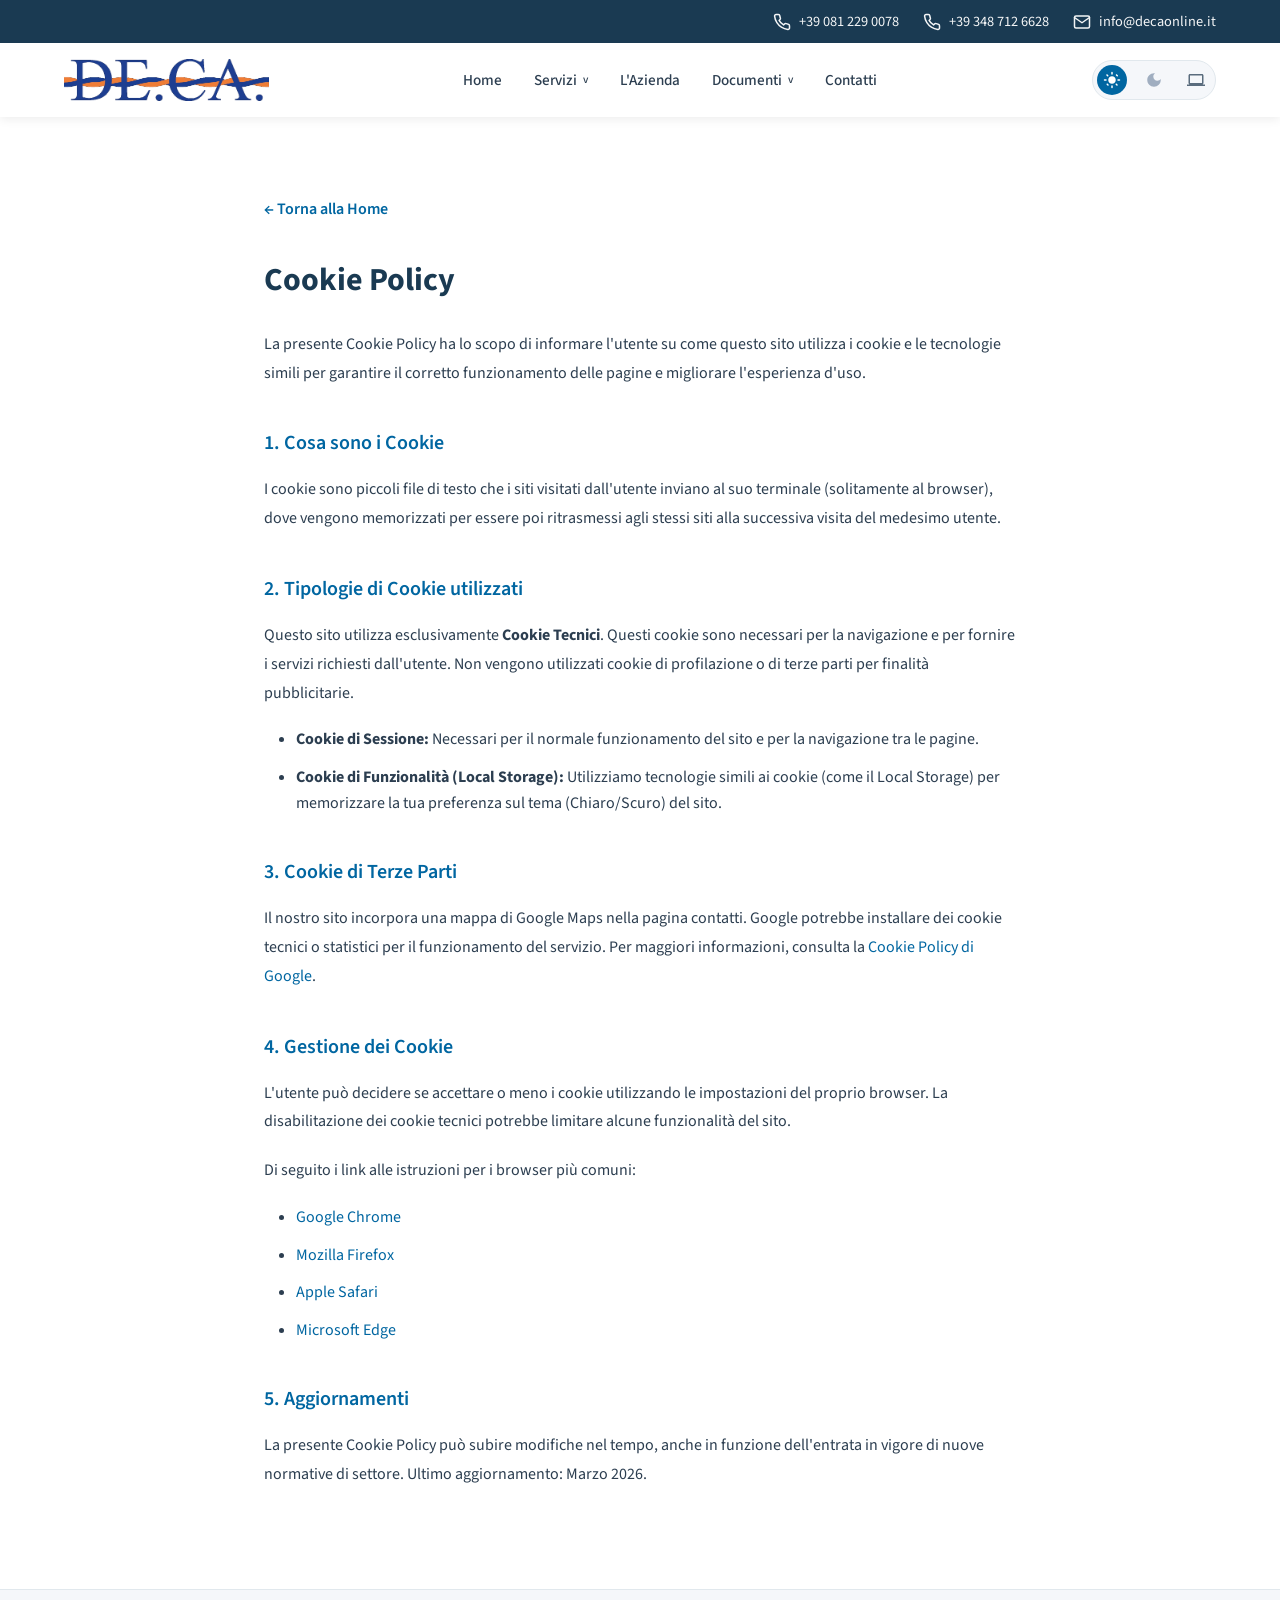
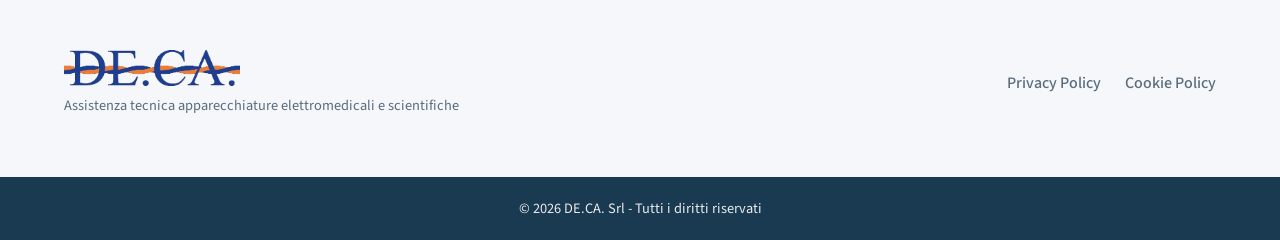
<file: src/main/webapp/cookies.html>
<!DOCTYPE html>
<html lang="it">
<head>
    <meta charset="UTF-8">
    <meta name="viewport" content="width=device-width, initial-scale=1.0">
    <title>Cookie Policy - DE.CA. Srl</title>
    <link rel="icon" href="images/favicon.png" type="image/png">
    <link rel="stylesheet" href="css/style.css">
    <link href="https://fonts.googleapis.com/css2?family=Source+Sans+3:wght@400;500;600;700&display=swap" rel="stylesheet">
</head>
<body>
    <header class="header">
        <div class="header-top">
            <div class="container">
                <a href="tel:+390812290078" class="header-contact"><img src="icons/icon-phone.svg" alt="" class="icon" width="18" height="18">+39 081 229 0078</a>
                <a href="tel:+393487126628" class="header-contact"><img src="icons/icon-phone.svg" alt="" class="icon" width="18" height="18">+39 348 712 6628</a>
                <a href="mailto:info@decaonline.it" class="header-contact"><img src="icons/icon-email.svg" alt="" class="icon" width="18" height="18">info@decaonline.it</a>
            </div>
        </div>
        <nav class="navbar">
            <div class="container navbar-inner">
                <a href="index.html" class="logo logo-image" aria-label="DE.CA. home">
                    <img src="images/logo-deca.png" alt="DE.CA. logo" class="logo-img">
                </a>
                <button class="nav-toggle" id="navToggle" aria-label="Menu">
                    <span></span><span></span><span></span>
                </button>
                <ul class="nav-menu" id="navMenu">
                    <li class="nav-item"><a href="index.html#home">Home</a></li>
                    <li class="nav-item has-submenu">
                        <button class="submenu-toggle" type="button" aria-expanded="false" aria-haspopup="true">Servizi <span class="submenu-caret">v</span></button>
                        <ul class="submenu">
                            <li><a href="apparecchiature-scientifiche.html">Apparecchiature Scientifiche</a></li>
                            <li><a href="movimentazione-apparecchiature.html">Movimentazione Apparecchiature</a></li>
                            <li><a href="qr-code-personalizzato.html">QR Code Personalizzato</a></li>
                        </ul>
                    </li>
                    <li class="nav-item"><a href="index.html#azienda">L'Azienda</a></li>
                    <li class="nav-item has-submenu">
                        <button class="submenu-toggle" type="button" aria-expanded="false" aria-haspopup="true">Documenti <span class="submenu-caret">v</span></button>
                        <ul class="submenu">
                            <li><a href="privacy.html">Privacy Policy</a></li>
                            <li><a href="cookies.html">Cookie Policy</a></li>
                        </ul>
                    </li>
                    <li class="nav-item"><a href="index.html#contatti">Contatti</a></li>
                </ul>
                <div class="theme-switcher">
                    <button class="theme-btn" data-theme="light" title="Chiaro" aria-label="Tema Chiaro">
                        <svg viewBox="0 0 24 24"><path d="M12,7c-2.76,0-5,2.24-5,5s2.24,5,5,5s5-2.24,5-5S14.76,7,12,7L12,7z M2,13l2,0c0.55,0,1-0.45,1-1s-0.45-1-1-1l-2,0 c-0.55,0-1,0.45-1,1S1.45,13,2,13z M20,13l2,0c0.55,0,1-0.45,1-1s-0.45-1-1-1l-2,0c-0.55,0-1,0.45-1,1S19.45,13,20,13z M11,2l0,2 c0,0.55,0.45,1,1,1s1-0.45,1-1l0-2c0-0.55-0.45-1-1-1S11,1.45,11,2z M11,20l0,2c0,0.55,0.45,1,1,1s1-0.45,1-1l0-2 c0-0.55-0.45-1-1-1S11,19.45,11,20z M5.99,4.58c-0.39-0.39-1.03-0.39-1.41,0c-0.39,0.39-0.39,1.03,0,1.41l1.06,1.06 c0.39,0.39,1.03,0.39,1.41,0s0.39-1.03,0-1.41L5.99,4.58z M18.36,16.95c-0.39-0.39-1.03-0.39-1.41,0c-0.39,0.39-0.39,1.03,0,1.41 l1.06,1.06c0.39,0.39,1.03,0.39,1.41,0s0.39-1.03,0-1.41L18.36,16.95z M5.99,19.42c0.39,0.39,1.03,0.39,1.41,0 c0.39-0.39,0.39-1.02,0-1.41l-1.06-1.06c-0.39-0.39-1.03-0.39-1.41,0s-0.39,1.03,0,1.41L5.99,19.42z M18.36,7.05 c0.39,0.39,1.03,0.39,1.41,0c0.39-0.39,0.39-1.03,0-1.41l-1.06-1.06c-0.39-0.39-1.03-0.39-1.41,0s-0.39,1.03,0,1.41L18.36,7.05z" /></svg>
                    </button>
                    <button class="theme-btn" data-theme="dark" title="Scuro" aria-label="Tema Scuro">
                        <svg viewBox="0 0 24 24"><path d="M12,3c-4.97,0-9,4.03-9,9s4.03,9,9,9s9-4.03,9-9c0-0.46-0.04-0.92-0.1-1.36c-0.98,1.37-2.58,2.26-4.4,2.26 c-2.98,0-5.4-2.42-5.4-5.4c0-1.81,0.89-3.42,2.26-4.4C12.92,3.04,12.46,3,12,3L12,3z" /></svg>
                    </button>
                    <button class="theme-btn" data-theme="system" title="Sistema" aria-label="Tema Sistema">
                        <svg viewBox="0 0 24 24"><path d="M20,18c1.1,0,1.99-0.9,1.99-2L22,6c0-1.1-0.9-2-2-2H4C2.9,4,2,4.9,2,6v10c0,1.1,0.9,2,2,2H0v2h24v-2H20z M4,6h16v10H4V6z" /></svg>
                    </button>
                </div>
            </div>
        </nav>
    </header>
    <main class="page-content">
        <a href="index.html" class="back-link">← Torna alla Home</a>
        <h1>Cookie Policy</h1>
        <p>La presente Cookie Policy ha lo scopo di informare l'utente su come questo sito utilizza i cookie e le tecnologie simili per garantire il corretto funzionamento delle pagine e migliorare l'esperienza d'uso.</p>

        <h2>1. Cosa sono i Cookie</h2>
        <p>I cookie sono piccoli file di testo che i siti visitati dall'utente inviano al suo terminale (solitamente al browser), dove vengono memorizzati per essere poi ritrasmessi agli stessi siti alla successiva visita del medesimo utente.</p>

        <h2>2. Tipologie di Cookie utilizzati</h2>
        <p>Questo sito utilizza esclusivamente <strong>Cookie Tecnici</strong>. Questi cookie sono necessari per la navigazione e per fornire i servizi richiesti dall'utente. Non vengono utilizzati cookie di profilazione o di terze parti per finalità pubblicitarie.</p>
        <ul>
            <li><strong>Cookie di Sessione:</strong> Necessari per il normale funzionamento del sito e per la navigazione tra le pagine.</li>
            <li><strong>Cookie di Funzionalità (Local Storage):</strong> Utilizziamo tecnologie simili ai cookie (come il Local Storage) per memorizzare la tua preferenza sul tema (Chiaro/Scuro) del sito.</li>
        </ul>

        <h2>3. Cookie di Terze Parti</h2>
        <p>Il nostro sito incorpora una mappa di Google Maps nella pagina contatti. Google potrebbe installare dei cookie tecnici o statistici per il funzionamento del servizio. Per maggiori informazioni, consulta la <a href="https://policies.google.com/technologies/cookies" target="_blank" rel="noopener">Cookie Policy di Google</a>.</p>

        <h2>4. Gestione dei Cookie</h2>
        <p>L'utente può decidere se accettare o meno i cookie utilizzando le impostazioni del proprio browser. La disabilitazione dei cookie tecnici potrebbe limitare alcune funzionalità del sito.</p>
        <p>Di seguito i link alle istruzioni per i browser più comuni:</p>
        <ul>
            <li><a href="https://support.google.com/chrome/answer/95647" target="_blank" rel="noopener">Google Chrome</a></li>
            <li><a href="https://support.mozilla.org/it/kb/Gestione%20dei%20cookie" target="_blank" rel="noopener">Mozilla Firefox</a></li>
            <li><a href="https://support.apple.com/it-it/guide/safari/sfri11471/mac" target="_blank" rel="noopener">Apple Safari</a></li>
            <li><a href="https://support.microsoft.com/it-it/windows/eliminare-e-gestire-i-cookie-168dab11-0753-043d-7c16-ede5947fc64d" target="_blank" rel="noopener">Microsoft Edge</a></li>
        </ul>

        <h2>5. Aggiornamenti</h2>
        <p>La presente Cookie Policy può subire modifiche nel tempo, anche in funzione dell'entrata in vigore di nuove normative di settore. Ultimo aggiornamento: Marzo 2026.</p>
    </main>
    <footer class="footer">
        <div class="container">
            <div class="footer-content">
                <div class="footer-brand">
                    <img src="images/logo-deca.png" alt="DE.CA. logo" class="footer-logo">
                    <p>Assistenza tecnica apparecchiature elettromedicali e scientifiche</p>
                </div>
                <div class="footer-links">
                    <a href="privacy.html">Privacy Policy</a>
                    <a href="cookies.html">Cookie Policy</a>
                </div>
            </div>
        </div>
        <div class="footer-bottom">
            <div class="container">
                <p>&copy; 2026 DE.CA. Srl - Tutti i diritti riservati</p>
            </div>
        </div>
    </footer>
    <script src="js/main.js"></script>
</body>
</html>
</file>
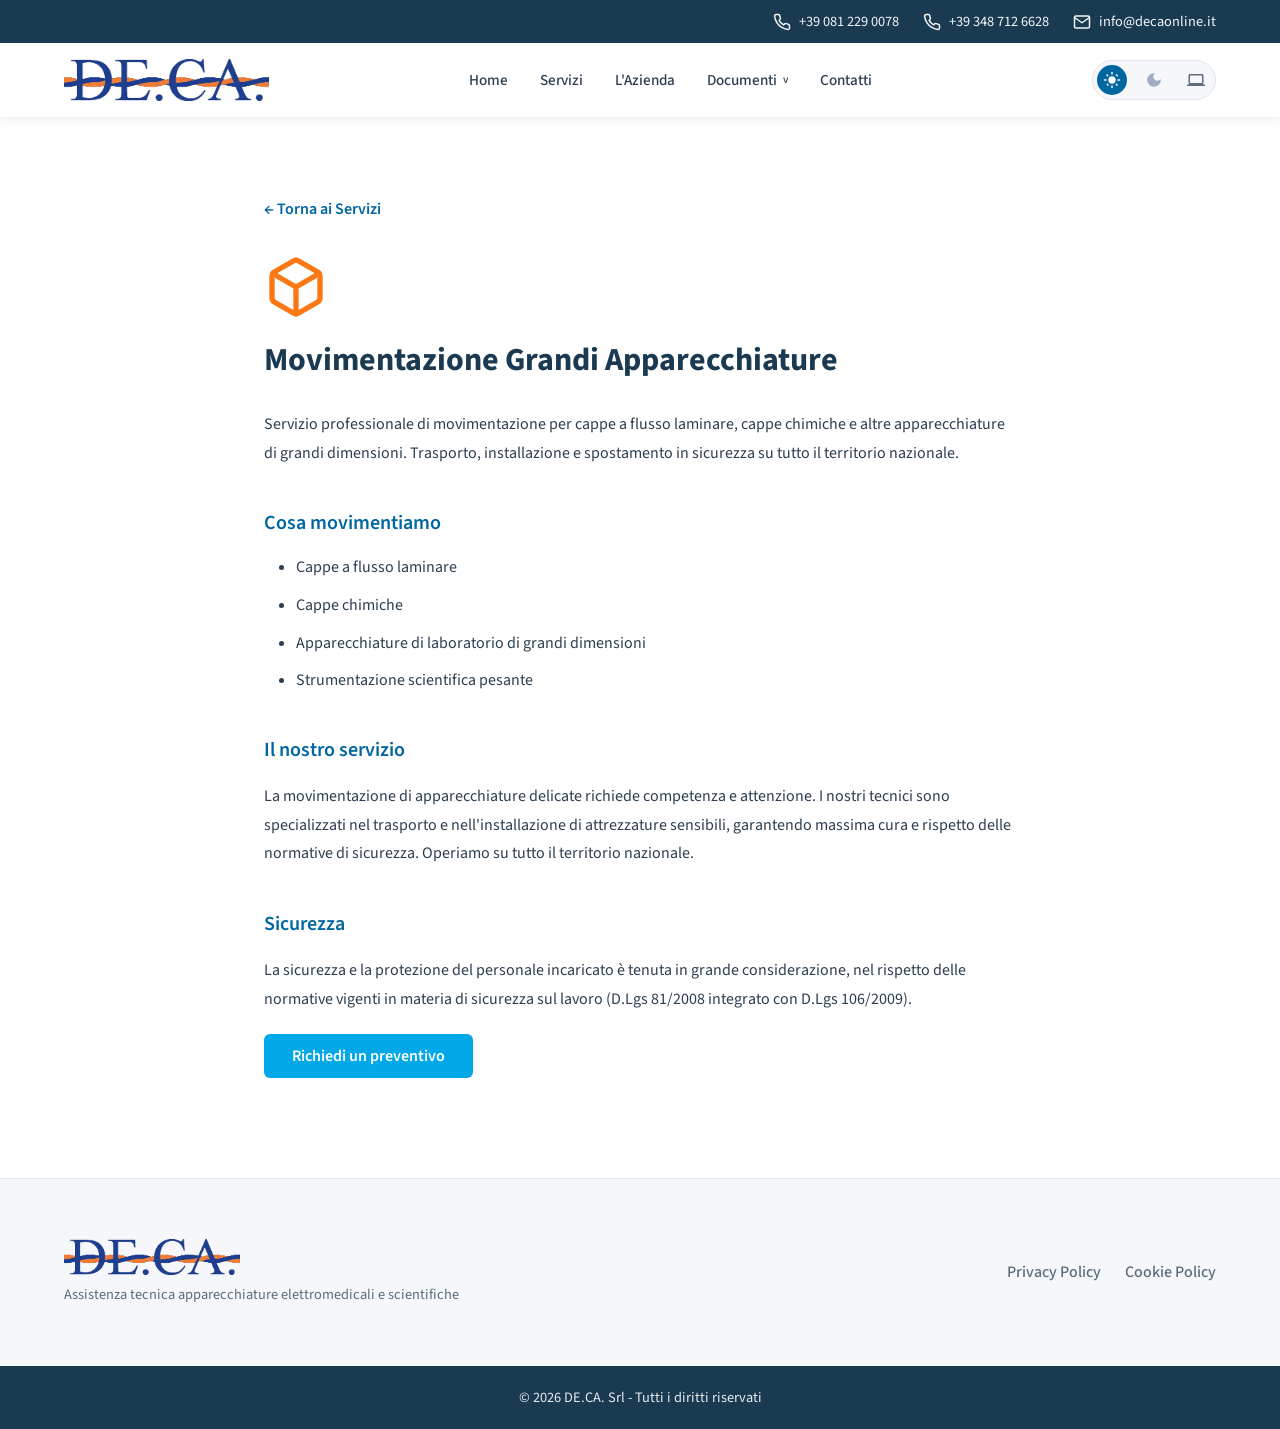
<file: src/main/webapp/movimentazione-apparecchiature.html>
<!DOCTYPE html>
<html lang="it">
<head>
    <meta charset="UTF-8">
    <meta name="viewport" content="width=device-width, initial-scale=1.0">
    <meta name="description" content="Movimentazione professionale di cappe a flusso laminare, cappe chimiche e grandi apparecchiature di laboratorio.">
    <title>Movimentazione Grandi Apparecchiature - DE.CA. Srl</title>
    <link rel="icon" href="images/favicon.png" type="image/png">
    <link rel="stylesheet" href="css/style.css">
    <link href="https://fonts.googleapis.com/css2?family=Source+Sans+3:wght@400;500;600;700&display=swap" rel="stylesheet">
</head>
<body>
    <header class="header">
        <div class="header-top">
            <div class="container">
                <a href="tel:+390812290078" class="header-contact"><img src="icons/icon-phone.svg" alt="" class="icon" width="18" height="18">+39 081 229 0078</a>
                <a href="tel:+393487126628" class="header-contact"><img src="icons/icon-phone.svg" alt="" class="icon" width="18" height="18">+39 348 712 6628</a>
                <a href="mailto:info@decaonline.it" class="header-contact"><img src="icons/icon-email.svg" alt="" class="icon" width="18" height="18">info@decaonline.it</a>
            </div>
        </div>
        <nav class="navbar">
            <div class="container navbar-inner">
                <a href="index.html" class="logo logo-image" aria-label="DE.CA. home">
                    <img src="images/logo-deca.png" alt="DE.CA. logo" class="logo-img">
                </a>
                <button class="nav-toggle" id="navToggle" aria-label="Menu">
                    <span></span><span></span><span></span>
                </button>
                <ul class="nav-menu" id="navMenu">
                    <li class="nav-item"><a href="index.html#home">Home</a></li>
                    <li class="nav-item"><a href="index.html#servizi">Servizi</a></li>
                    <li class="nav-item"><a href="index.html#azienda">L'Azienda</a></li>
                    <li class="nav-item has-submenu">
                        <button class="submenu-toggle" type="button" aria-expanded="false" aria-haspopup="true">Documenti <span class="submenu-caret">v</span></button>
                        <ul class="submenu">
                            <li><a href="privacy.html">Privacy Policy</a></li>
                            <li><a href="cookies.html">Cookie Policy</a></li>
                        </ul>
                    </li>
                    <li class="nav-item"><a href="index.html#contatti">Contatti</a></li>
                </ul>
                <div class="theme-switcher">
                    <button class="theme-btn" data-theme="light" title="Chiaro" aria-label="Tema Chiaro">
                        <svg viewBox="0 0 24 24"><path d="M12,7c-2.76,0-5,2.24-5,5s2.24,5,5,5s5-2.24,5-5S14.76,7,12,7L12,7z M2,13l2,0c0.55,0,1-0.45,1-1s-0.45-1-1-1l-2,0 c-0.55,0-1,0.45-1,1S1.45,13,2,13z M20,13l2,0c0.55,0,1-0.45,1-1s-0.45-1-1-1l-2,0c-0.55,0-1,0.45-1,1S19.45,13,20,13z M11,2l0,2 c0,0.55,0.45,1,1,1s1-0.45,1-1l0-2c0-0.55-0.45-1-1-1S11,1.45,11,2z M11,20l0,2c0,0.55,0.45,1,1,1s1-0.45,1-1l0-2 c0-0.55-0.45-1-1-1S11,19.45,11,20z M5.99,4.58c-0.39-0.39-1.03-0.39-1.41,0c-0.39,0.39-0.39,1.03,0,1.41l1.06,1.06 c0.39,0.39,1.03,0.39,1.41,0s0.39-1.03,0-1.41L5.99,4.58z M18.36,16.95c-0.39-0.39-1.03-0.39-1.41,0c-0.39,0.39-0.39,1.03,0,1.41 l1.06,1.06c0.39,0.39,1.03,0.39,1.41,0s0.39-1.03,0-1.41L18.36,16.95z M5.99,19.42c0.39,0.39,1.03,0.39,1.41,0 c0.39-0.39,0.39-1.02,0-1.41l-1.06-1.06c-0.39-0.39-1.03-0.39-1.41,0s-0.39,1.03,0,1.41L5.99,19.42z M18.36,7.05 c0.39,0.39,1.03,0.39,1.41,0c0.39-0.39,0.39-1.03,0-1.41l-1.06-1.06c-0.39-0.39-1.03-0.39-1.41,0s-0.39,1.03,0,1.41L18.36,7.05z" /></svg>
                    </button>
                    <button class="theme-btn" data-theme="dark" title="Scuro" aria-label="Tema Scuro">
                        <svg viewBox="0 0 24 24"><path d="M12,3c-4.97,0-9,4.03-9,9s4.03,9,9,9s9-4.03,9-9c0-0.46-0.04-0.92-0.1-1.36c-0.98,1.37-2.58,2.26-4.4,2.26 c-2.98,0-5.4-2.42-5.4-5.4c0-1.81,0.89-3.42,2.26-4.4C12.92,3.04,12.46,3,12,3L12,3z" /></svg>
                    </button>
                    <button class="theme-btn" data-theme="system" title="Sistema" aria-label="Tema Sistema">
                        <svg viewBox="0 0 24 24"><path d="M20,18c1.1,0,1.99-0.9,1.99-2L22,6c0-1.1-0.9-2-2-2H4C2.9,4,2,4.9,2,6v10c0,1.1,0.9,2,2,2H0v2h24v-2H20z M4,6h16v10H4V6z" /></svg>
                    </button>
                </div>
            </div>
        </nav>
    </header>
    <main class="page-content">
        <a href="index.html#servizi" class="back-link">← Torna ai Servizi</a>
        <div class="page-icon"><img src="icons/icon-box.svg" alt=""></div>
        <h1>Movimentazione Grandi Apparecchiature</h1>
        <p>Servizio professionale di movimentazione per cappe a flusso laminare, cappe chimiche e altre apparecchiature di grandi dimensioni. Trasporto, installazione e spostamento in sicurezza su tutto il territorio nazionale.</p>
        
        <h2>Cosa movimentiamo</h2>
        <ul>
            <li>Cappe a flusso laminare</li>
            <li>Cappe chimiche</li>
            <li>Apparecchiature di laboratorio di grandi dimensioni</li>
            <li>Strumentazione scientifica pesante</li>
        </ul>
        
        <h2>Il nostro servizio</h2>
        <p>La movimentazione di apparecchiature delicate richiede competenza e attenzione. I nostri tecnici sono specializzati nel trasporto e nell'installazione di attrezzature sensibili, garantendo massima cura e rispetto delle normative di sicurezza. Operiamo su tutto il territorio nazionale.</p>
        
        <h2>Sicurezza</h2>
        <p>La sicurezza e la protezione del personale incaricato è tenuta in grande considerazione, nel rispetto delle normative vigenti in materia di sicurezza sul lavoro (D.Lgs 81/2008 integrato con D.Lgs 106/2009).</p>
        
        <p><a href="index.html#contatti" class="btn btn-primary">Richiedi un preventivo</a></p>
    </main>
    <footer class="footer">
        <div class="container">
            <div class="footer-content">
                <div class="footer-brand">
                    <img src="images/logo-deca.png" alt="DE.CA. logo" class="footer-logo">
                    <p>Assistenza tecnica apparecchiature elettromedicali e scientifiche</p>
                </div>
                <div class="footer-links">
                    <a href="privacy.html">Privacy Policy</a>
                    <a href="cookies.html">Cookie Policy</a>
                </div>
            </div>
        </div>
        <div class="footer-bottom">
            <div class="container">
                <p>&copy; 2026 DE.CA. Srl - Tutti i diritti riservati</p>
            </div>
        </div>
    </footer>
    <script src="js/main.js"></script>
</body>
</html>
</file>
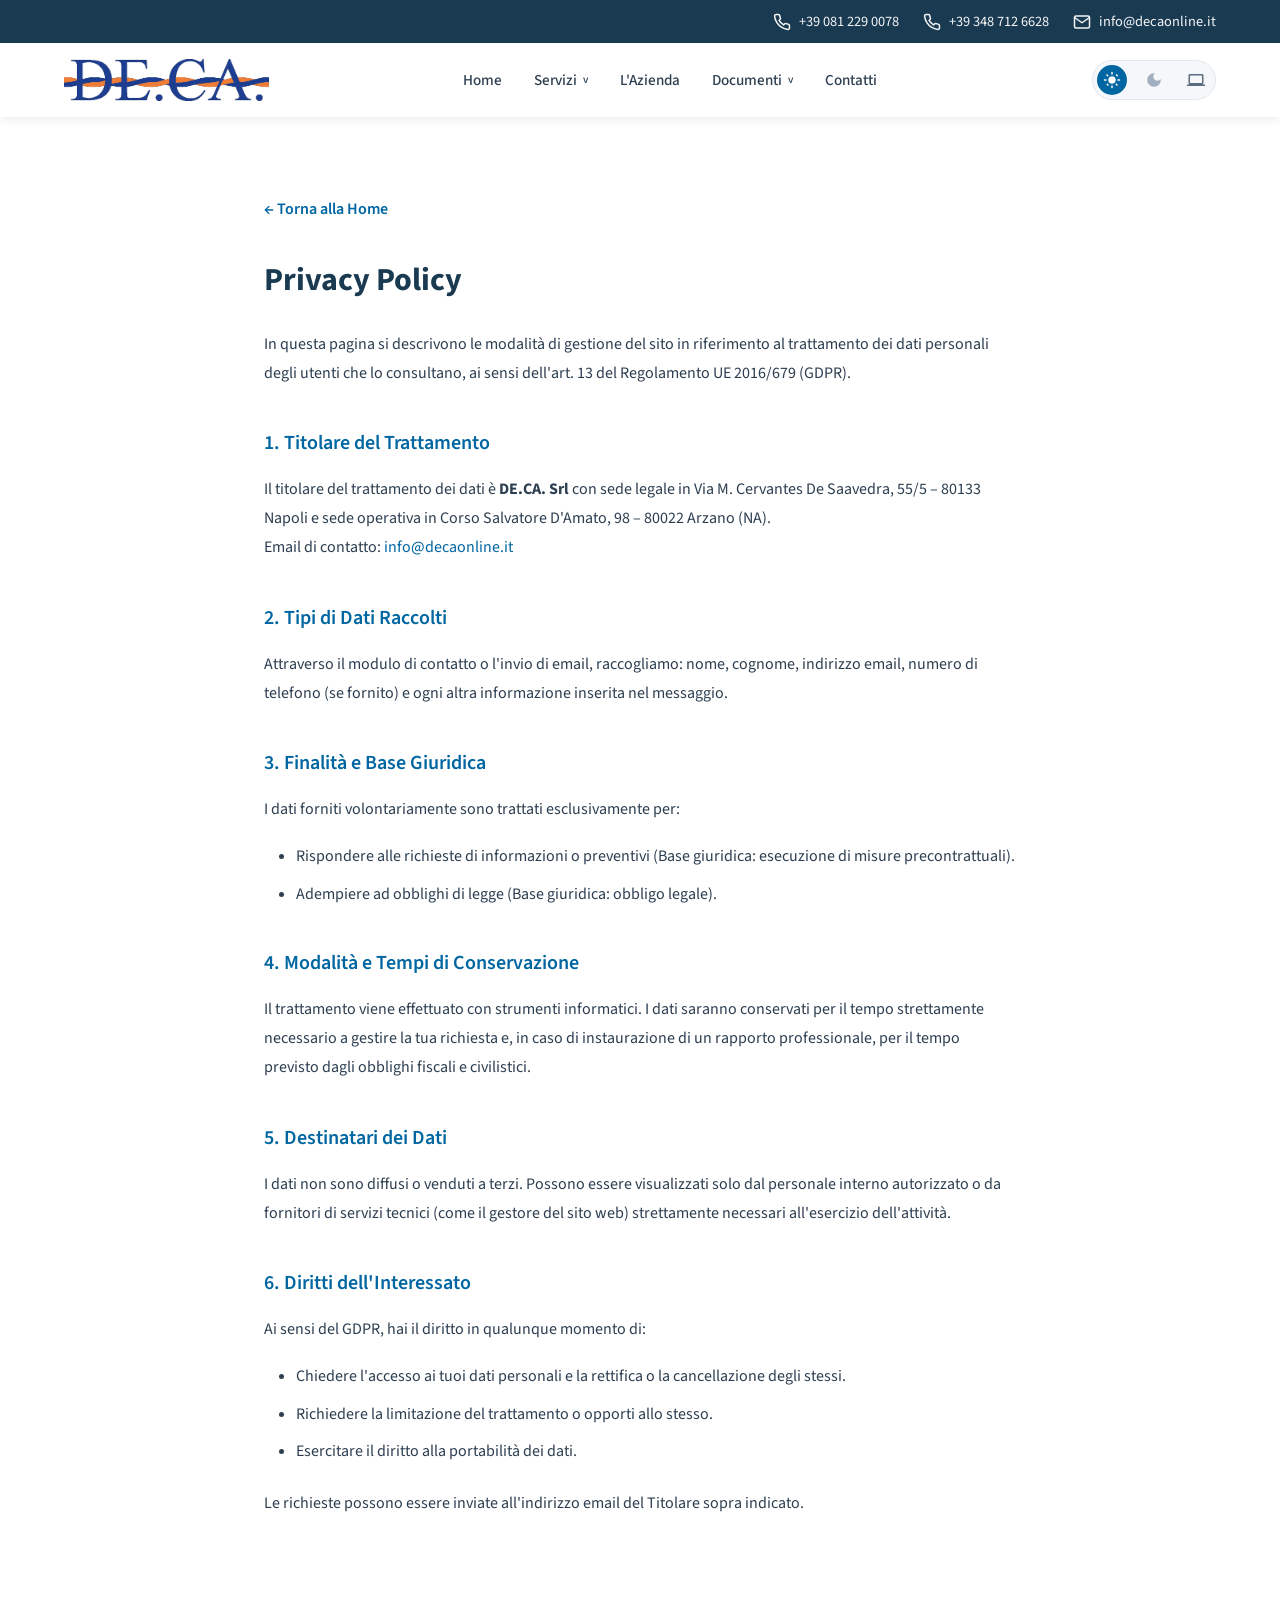
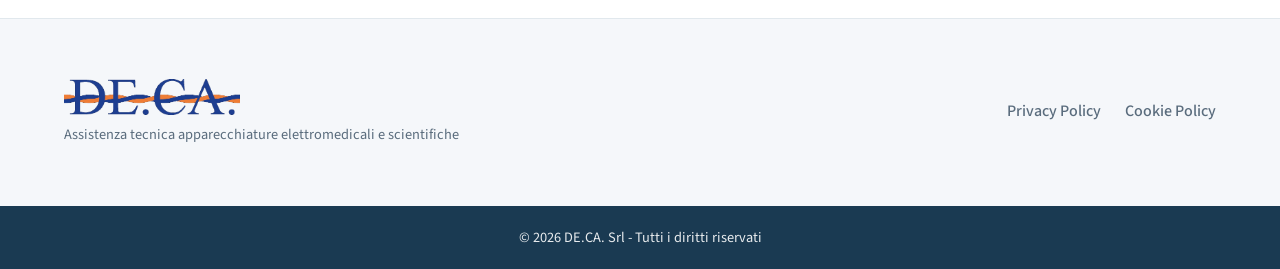
<file: src/main/webapp/privacy.html>
<!DOCTYPE html>
<html lang="it">
<head>
    <meta charset="UTF-8">
    <meta name="viewport" content="width=device-width, initial-scale=1.0">
    <title>Privacy Policy - DE.CA. Srl</title>
    <link rel="icon" href="images/favicon.png" type="image/png">
    <link rel="stylesheet" href="css/style.css">
    <link rel="preconnect" href="https://fonts.googleapis.com">
    <link href="https://fonts.googleapis.com/css2?family=Source+Sans+3:wght@400;500;600;700&display=swap" rel="stylesheet">
</head>
<body>
    <header class="header">
        <div class="header-top">
            <div class="container">
                <a href="tel:+390812290078" class="header-contact"><img src="icons/icon-phone.svg" alt="" class="icon" width="18" height="18">+39 081 229 0078</a>
                <a href="tel:+393487126628" class="header-contact"><img src="icons/icon-phone.svg" alt="" class="icon" width="18" height="18">+39 348 712 6628</a>
                <a href="mailto:info@decaonline.it" class="header-contact"><img src="icons/icon-email.svg" alt="" class="icon" width="18" height="18">info@decaonline.it</a>
            </div>
        </div>
        <nav class="navbar">
            <div class="container navbar-inner">
                <a href="index.html" class="logo logo-image" aria-label="DE.CA. home">
                    <img src="images/logo-deca.png" alt="DE.CA. logo" class="logo-img">
                </a>
                <button class="nav-toggle" id="navToggle" aria-label="Menu">
                    <span></span><span></span><span></span>
                </button>
                <ul class="nav-menu" id="navMenu">
                    <li class="nav-item"><a href="index.html#home">Home</a></li>
                    <li class="nav-item has-submenu">
                        <button class="submenu-toggle" type="button" aria-expanded="false" aria-haspopup="true">Servizi <span class="submenu-caret">v</span></button>
                        <ul class="submenu">
                            <li><a href="apparecchiature-scientifiche.html">Apparecchiature Scientifiche</a></li>
                            <li><a href="movimentazione-apparecchiature.html">Movimentazione Apparecchiature</a></li>
                            <li><a href="qr-code-personalizzato.html">QR Code Personalizzato</a></li>
                        </ul>
                    </li>
                    <li class="nav-item"><a href="index.html#azienda">L'Azienda</a></li>
                    <li class="nav-item has-submenu">
                        <button class="submenu-toggle" type="button" aria-expanded="false" aria-haspopup="true">Documenti <span class="submenu-caret">v</span></button>
                        <ul class="submenu">
                            <li><a href="privacy.html">Privacy Policy</a></li>
                            <li><a href="cookies.html">Cookie Policy</a></li>
                        </ul>
                    </li>
                    <li class="nav-item"><a href="index.html#contatti">Contatti</a></li>
                </ul>
                <div class="theme-switcher">
                    <button class="theme-btn" data-theme="light" title="Chiaro" aria-label="Tema Chiaro">
                        <svg viewBox="0 0 24 24"><path d="M12,7c-2.76,0-5,2.24-5,5s2.24,5,5,5s5-2.24,5-5S14.76,7,12,7L12,7z M2,13l2,0c0.55,0,1-0.45,1-1s-0.45-1-1-1l-2,0 c-0.55,0-1,0.45-1,1S1.45,13,2,13z M20,13l2,0c0.55,0,1-0.45,1-1s-0.45-1-1-1l-2,0c-0.55,0-1,0.45-1,1S19.45,13,20,13z M11,2l0,2 c0,0.55,0.45,1,1,1s1-0.45,1-1l0-2c0-0.55-0.45-1-1-1S11,1.45,11,2z M11,20l0,2c0,0.55,0.45,1,1,1s1-0.45,1-1l0-2 c0-0.55-0.45-1-1-1S11,19.45,11,20z M5.99,4.58c-0.39-0.39-1.03-0.39-1.41,0c-0.39,0.39-0.39,1.03,0,1.41l1.06,1.06 c0.39,0.39,1.03,0.39,1.41,0s0.39-1.03,0-1.41L5.99,4.58z M18.36,16.95c-0.39-0.39-1.03-0.39-1.41,0c-0.39,0.39-0.39,1.03,0,1.41 l1.06,1.06c0.39,0.39,1.03,0.39,1.41,0s0.39-1.03,0-1.41L18.36,16.95z M5.99,19.42c0.39,0.39,1.03,0.39,1.41,0 c0.39-0.39,0.39-1.02,0-1.41l-1.06-1.06c-0.39-0.39-1.03-0.39-1.41,0s-0.39,1.03,0,1.41L5.99,19.42z M18.36,7.05 c0.39,0.39,1.03,0.39,1.41,0c0.39-0.39,0.39-1.03,0-1.41l-1.06-1.06c-0.39-0.39-1.03-0.39-1.41,0s-0.39,1.03,0,1.41L18.36,7.05z" /></svg>
                    </button>
                    <button class="theme-btn" data-theme="dark" title="Scuro" aria-label="Tema Scuro">
                        <svg viewBox="0 0 24 24"><path d="M12,3c-4.97,0-9,4.03-9,9s4.03,9,9,9s9-4.03,9-9c0-0.46-0.04-0.92-0.1-1.36c-0.98,1.37-2.58,2.26-4.4,2.26 c-2.98,0-5.4-2.42-5.4-5.4c0-1.81,0.89-3.42,2.26-4.4C12.92,3.04,12.46,3,12,3L12,3z" /></svg>
                    </button>
                    <button class="theme-btn" data-theme="system" title="Sistema" aria-label="Tema Sistema">
                        <svg viewBox="0 0 24 24"><path d="M20,18c1.1,0,1.99-0.9,1.99-2L22,6c0-1.1-0.9-2-2-2H4C2.9,4,2,4.9,2,6v10c0,1.1,0.9,2,2,2H0v2h24v-2H20z M4,6h16v10H4V6z" /></svg>
                    </button>
                </div>
            </div>
        </nav>
    </header>
    <main class="page-content">
        <a href="index.html" class="back-link">← Torna alla Home</a>
        <h1>Privacy Policy</h1>
        <p>In questa pagina si descrivono le modalità di gestione del sito in riferimento al trattamento dei dati personali degli utenti che lo consultano, ai sensi dell'art. 13 del Regolamento UE 2016/679 (GDPR).</p>

        <h2>1. Titolare del Trattamento</h2>
        <p>Il titolare del trattamento dei dati è <strong>DE.CA. Srl</strong> con sede legale in Via M. Cervantes De Saavedra, 55/5 – 80133 Napoli e sede operativa in Corso Salvatore D'Amato, 98 – 80022 Arzano (NA).<br>
        Email di contatto: <a href="mailto:info@decaonline.it">info@decaonline.it</a></p>

        <h2>2. Tipi di Dati Raccolti</h2>
        <p>Attraverso il modulo di contatto o l'invio di email, raccogliamo: nome, cognome, indirizzo email, numero di telefono (se fornito) e ogni altra informazione inserita nel messaggio.</p>

        <h2>3. Finalità e Base Giuridica</h2>
        <p>I dati forniti volontariamente sono trattati esclusivamente per:</p>
        <ul>
            <li>Rispondere alle richieste di informazioni o preventivi (Base giuridica: esecuzione di misure precontrattuali).</li>
            <li>Adempiere ad obblighi di legge (Base giuridica: obbligo legale).</li>
        </ul>

        <h2>4. Modalità e Tempi di Conservazione</h2>
        <p>Il trattamento viene effettuato con strumenti informatici. I dati saranno conservati per il tempo strettamente necessario a gestire la tua richiesta e, in caso di instaurazione di un rapporto professionale, per il tempo previsto dagli obblighi fiscali e civilistici.</p>

        <h2>5. Destinatari dei Dati</h2>
        <p>I dati non sono diffusi o venduti a terzi. Possono essere visualizzati solo dal personale interno autorizzato o da fornitori di servizi tecnici (come il gestore del sito web) strettamente necessari all'esercizio dell'attività.</p>

        <h2>6. Diritti dell'Interessato</h2>
        <p>Ai sensi del GDPR, hai il diritto in qualunque momento di:</p>
        <ul>
            <li>Chiedere l'accesso ai tuoi dati personali e la rettifica o la cancellazione degli stessi.</li>
            <li>Richiedere la limitazione del trattamento o opporti allo stesso.</li>
            <li>Esercitare il diritto alla portabilità dei dati.</li>
        </ul>
        <p>Le richieste possono essere inviate all'indirizzo email del Titolare sopra indicato.</p>
    </main>
    <footer class="footer">
        <div class="container">
            <div class="footer-content">
                <div class="footer-brand">
                    <img src="images/logo-deca.png" alt="DE.CA. logo" class="footer-logo">
                    <p>Assistenza tecnica apparecchiature elettromedicali e scientifiche</p>
                </div>
                <div class="footer-links">
                    <a href="privacy.html">Privacy Policy</a>
                    <a href="cookies.html">Cookie Policy</a>
                </div>
            </div>
        </div>
        <div class="footer-bottom">
            <div class="container">
                <p>&copy; 2026 DE.CA. Srl - Tutti i diritti riservati</p>
            </div>
        </div>
    </footer>
    <script src="js/main.js"></script>
</body>
</html>
</file>
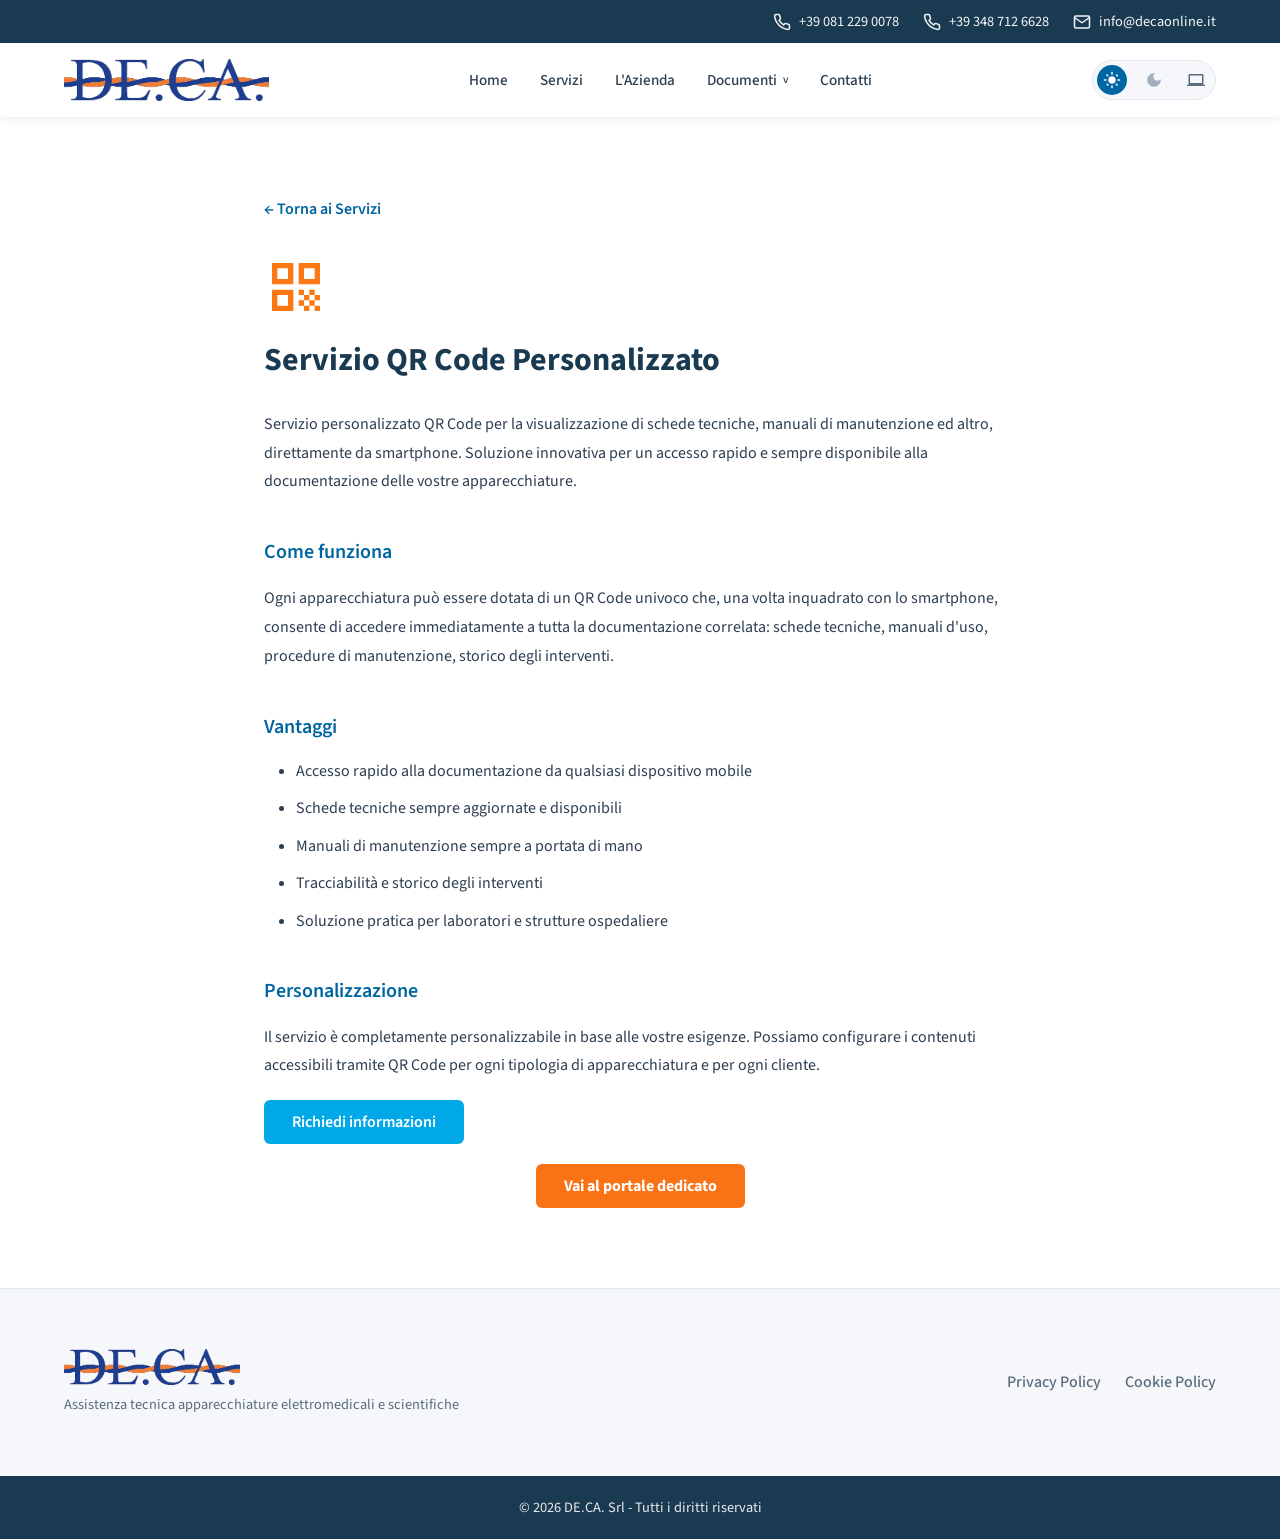
<file: src/main/webapp/qr-code-personalizzato.html>
<!DOCTYPE html>
<html lang="it">
<head>
    <meta charset="UTF-8">
    <meta name="viewport" content="width=device-width, initial-scale=1.0">
    <meta name="description" content="Servizio QR Code personalizzato per la visualizzazione di schede tecniche, manuali di manutenzione e documentazione da smartphone.">
    <title>Servizio QR Code Personalizzato - DE.CA. Srl</title>
    <link rel="icon" href="images/favicon.png" type="image/png">
    <link rel="stylesheet" href="css/style.css">
    <link href="https://fonts.googleapis.com/css2?family=Source+Sans+3:wght@400;500;600;700&display=swap" rel="stylesheet">
</head>
<body>
    <header class="header">
        <div class="header-top">
            <div class="container">
                <a href="tel:+390812290078" class="header-contact"><img src="icons/icon-phone.svg" alt="" class="icon" width="18" height="18">+39 081 229 0078</a>
                <a href="tel:+393487126628" class="header-contact"><img src="icons/icon-phone.svg" alt="" class="icon" width="18" height="18">+39 348 712 6628</a>
                <a href="mailto:info@decaonline.it" class="header-contact"><img src="icons/icon-email.svg" alt="" class="icon" width="18" height="18">info@decaonline.it</a>
            </div>
        </div>
        <nav class="navbar">
            <div class="container navbar-inner">
                <a href="index.html" class="logo logo-image" aria-label="DE.CA. home">
                    <img src="images/logo-deca.png" alt="DE.CA. logo" class="logo-img">
                </a>
                <button class="nav-toggle" id="navToggle" aria-label="Menu">
                    <span></span><span></span><span></span>
                </button>
                <ul class="nav-menu" id="navMenu">
                    <li class="nav-item"><a href="index.html#home">Home</a></li>
                    <li class="nav-item"><a href="index.html#servizi">Servizi</a></li>
                    <li class="nav-item"><a href="index.html#azienda">L'Azienda</a></li>
                    <li class="nav-item has-submenu">
                        <button class="submenu-toggle" type="button" aria-expanded="false" aria-haspopup="true">Documenti <span class="submenu-caret">v</span></button>
                        <ul class="submenu">
                            <li><a href="privacy.html">Privacy Policy</a></li>
                            <li><a href="cookies.html">Cookie Policy</a></li>
                        </ul>
                    </li>
                    <li class="nav-item"><a href="index.html#contatti">Contatti</a></li>
                </ul>
                <div class="theme-switcher">
                    <button class="theme-btn" data-theme="light" title="Chiaro" aria-label="Tema Chiaro">
                        <svg viewBox="0 0 24 24"><path d="M12,7c-2.76,0-5,2.24-5,5s2.24,5,5,5s5-2.24,5-5S14.76,7,12,7L12,7z M2,13l2,0c0.55,0,1-0.45,1-1s-0.45-1-1-1l-2,0 c-0.55,0-1,0.45-1,1S1.45,13,2,13z M20,13l2,0c0.55,0,1-0.45,1-1s-0.45-1-1-1l-2,0c-0.55,0-1,0.45-1,1S19.45,13,20,13z M11,2l0,2 c0,0.55,0.45,1,1,1s1-0.45,1-1l0-2c0-0.55-0.45-1-1-1S11,1.45,11,2z M11,20l0,2c0,0.55,0.45,1,1,1s1-0.45,1-1l0-2 c0-0.55-0.45-1-1-1S11,19.45,11,20z M5.99,4.58c-0.39-0.39-1.03-0.39-1.41,0c-0.39,0.39-0.39,1.03,0,1.41l1.06,1.06 c0.39,0.39,1.03,0.39,1.41,0s0.39-1.03,0-1.41L5.99,4.58z M18.36,16.95c-0.39-0.39-1.03-0.39-1.41,0c-0.39,0.39-0.39,1.03,0,1.41 l1.06,1.06c0.39,0.39,1.03,0.39,1.41,0s0.39-1.03,0-1.41L18.36,16.95z M5.99,19.42c0.39,0.39,1.03,0.39,1.41,0 c0.39-0.39,0.39-1.02,0-1.41l-1.06-1.06c-0.39-0.39-1.03-0.39-1.41,0s-0.39,1.03,0,1.41L5.99,19.42z M18.36,7.05 c0.39,0.39,1.03,0.39,1.41,0c0.39-0.39,0.39-1.03,0-1.41l-1.06-1.06c-0.39-0.39-1.03-0.39-1.41,0s-0.39,1.03,0,1.41L18.36,7.05z" /></svg>
                    </button>
                    <button class="theme-btn" data-theme="dark" title="Scuro" aria-label="Tema Scuro">
                        <svg viewBox="0 0 24 24"><path d="M12,3c-4.97,0-9,4.03-9,9s4.03,9,9,9s9-4.03,9-9c0-0.46-0.04-0.92-0.1-1.36c-0.98,1.37-2.58,2.26-4.4,2.26 c-2.98,0-5.4-2.42-5.4-5.4c0-1.81,0.89-3.42,2.26-4.4C12.92,3.04,12.46,3,12,3L12,3z" /></svg>
                    </button>
                    <button class="theme-btn" data-theme="system" title="Sistema" aria-label="Tema Sistema">
                        <svg viewBox="0 0 24 24"><path d="M20,18c1.1,0,1.99-0.9,1.99-2L22,6c0-1.1-0.9-2-2-2H4C2.9,4,2,4.9,2,6v10c0,1.1,0.9,2,2,2H0v2h24v-2H20z M4,6h16v10H4V6z" /></svg>
                    </button>
                </div>
            </div>
        </nav>
    </header>
    <main class="page-content">
        <a href="index.html#servizi" class="back-link">← Torna ai Servizi</a>
        <div class="page-icon"><img src="icons/icon-qr.svg" alt="QR Code icon"></div>
        <h1>Servizio QR Code Personalizzato</h1>
        <p>Servizio personalizzato QR Code per la visualizzazione di schede tecniche, manuali di manutenzione ed altro, direttamente da smartphone. Soluzione innovativa per un accesso rapido e sempre disponibile alla documentazione delle vostre apparecchiature.</p>
        
        <h2>Come funziona</h2>
        <p>Ogni apparecchiatura può essere dotata di un QR Code univoco che, una volta inquadrato con lo smartphone, consente di accedere immediatamente a tutta la documentazione correlata: schede tecniche, manuali d'uso, procedure di manutenzione, storico degli interventi.</p>
        
        <h2>Vantaggi</h2>
        <ul>
            <li>Accesso rapido alla documentazione da qualsiasi dispositivo mobile</li>
            <li>Schede tecniche sempre aggiornate e disponibili</li>
            <li>Manuali di manutenzione sempre a portata di mano</li>
            <li>Tracciabilità e storico degli interventi</li>
            <li>Soluzione pratica per laboratori e strutture ospedaliere</li>
        </ul>
        
        <h2>Personalizzazione</h2>
        <p>Il servizio è completamente personalizzabile in base alle vostre esigenze. Possiamo configurare i contenuti accessibili tramite QR Code per ogni tipologia di apparecchiatura e per ogni cliente.</p>
        
        <p><a href="index.html#contatti" class="btn btn-primary">Richiedi informazioni</a></p>

        <div style="margin-top: 20px; text-align: center;">
            <a href="https://www.assistenzaqrcode.it/" target="_blank" rel="noopener" class="btn btn-portal">Vai al portale dedicato</a>
        </div>
    </main>
    <footer class="footer">
        <div class="container">
            <div class="footer-content">
                <div class="footer-brand">
                    <img src="images/logo-deca.png" alt="DE.CA. logo" class="footer-logo">
                    <p>Assistenza tecnica apparecchiature elettromedicali e scientifiche</p>
                </div>
                <div class="footer-links">
                    <a href="privacy.html">Privacy Policy</a>
                    <a href="cookies.html">Cookie Policy</a>
                </div>
            </div>
        </div>
        <div class="footer-bottom">
            <div class="container">
                <p>&copy; 2026 DE.CA. Srl - Tutti i diritti riservati</p>
            </div>
        </div>
    </footer>
    <script src="js/main.js"></script>
</body>
</html>
</file>
<file: css/style.css>
/* ========================================
   DE.CA. - Sito stile decaonline.it
   Design professionale B2B
   ======================================== */

* {
    margin: 0;
    padding: 0;
    box-sizing: border-box;
}

:root {
    --primary: #0066a1;
    --primary-dark: #004d7a;
    --secondary: #1a3a52;
    --accent: #00a8e8; /* Reverted to professional cyan */
    --accent-dark: #008cc2;
    --orange: #f97316; /* Brand orange for specific actions */
    --orange-dark: #ea580c;
    --text: #2c3e50;
    --text-light: #5a6c7d;
    --bg-light: #f5f7fa;
    --white: #ffffff;
    --border: #e1e8ed;
    --shadow: rgba(0, 0, 0, 0.08);
    --pure-white: #ffffff;
    --btn-text: #ffffff; /* White text for buttons in light mode */
}

[data-theme="dark"] {
    --primary: #00a8e8;
    --primary-dark: #0066a1;
    --secondary: #63b3ed;
    --accent: #00d4ff; /* Brighter cyan for dark mode */
    --accent-dark: #00a8e8;
    --orange: #fb923c;
    --orange-dark: #f97316;
    --text: #f8fafc;
    --text-light: #a0aec0;
    --bg-light: #0f172a;
    --white: #1e293b;
    --btn-text: #1e293b; /* Dark text for buttons in dark mode */
    --border: #334155;
    --shadow: rgba(0, 0, 0, 0.4);
}

body {
    background: var(--white);
    color: var(--text);
    transition: background-color 0.3s, color 0.3s;
}

a {
    color: var(--primary);
    text-decoration: none;
    transition: color 0.2s;
}

a:hover {
    color: var(--orange);
}

/* Evitiamo che l'hover globale sui link rompa i bottoni */
.btn:hover {
    color: var(--pure-white) !important;
}

html {
    scroll-behavior: smooth;
    scroll-padding-top: 120px; /* Altezze approssimativa dell'header */
}

body {
    font-family: 'Source Sans 3', -apple-system, BlinkMacSystemFont, 'Segoe UI', sans-serif;
    font-size: 16px;
    line-height: 1.6;
    color: var(--text);
    background: var(--white);
}

.container {
    max-width: 1200px;
    margin: 0 auto;
    padding: 0 24px;
}

/* Main Header */
.header {
    position: sticky;
    top: 0;
    z-index: 1000;
    background: var(--white);
    box-shadow: 0 2px 10px var(--shadow);
    width: 100%;
}

/* Header Top Bar */
.header-top {
    background: #1a3a52; /* Keep dark background even in dark mode */
    color: var(--pure-white);
    padding: 10px 0;
    font-size: 0.9rem;
}

.header-top .container {
    display: flex;
    justify-content: flex-end;
    gap: 24px;
}

.header-contact {
    display: inline-flex;
    align-items: center;
    gap: 8px;
    color: var(--pure-white);
    text-decoration: none;
    opacity: 0.95;
    transition: opacity 0.2s;
    white-space: nowrap;
}

.header-contact:hover {
    opacity: 1;
    color: var(--orange);
}

.header-contact:hover .icon {
    filter: invert(53%) sepia(75%) saturate(2465%) hue-rotate(352deg) brightness(101%) contrast(97%);
}

.header-contact .icon {
    width: 18px;
    height: 18px;
    flex-shrink: 0;
    filter: brightness(0) invert(1);
}

/* Navbar */
.navbar {
    background: var(--white);
}

.navbar-inner {
    display: flex;
    justify-content: space-between;
    align-items: center;
    padding: 16px 24px;
}

.logo {
    font-size: 1.75rem;
    font-weight: 700;
    text-decoration: none;
    color: var(--text);
    letter-spacing: -0.5px;
}

.logo-image {
    display: flex;
    align-items: center;
    flex-shrink: 0;
}

.logo-img {
    height: 42px;
    width: auto;
    display: block;
}

.logo-dark {
    display: none !important;
}

[data-theme="dark"] .logo-light {
    display: none !important;
}

[data-theme="dark"] .logo-dark {
    display: block !important;
}

.logo-accent {
    color: var(--primary);
}

.logo-main {
    color: var(--secondary);
}

.logo-srl {
    font-size: 1rem;
    font-weight: 500;
    color: var(--text-light);
    margin-left: 2px;
}

.nav-menu {
    display: flex;
    align-items: center;
    list-style: none;
    gap: 32px;
}

.nav-item {
    position: relative;
    display: flex;
    align-items: center;
}

.nav-menu > .nav-item > a,
.submenu-toggle {
    display: inline-flex;
    align-items: center;
    text-decoration: none;
    color: var(--text);
    font-weight: 500;
    font-size: 0.95rem;
    padding: 8px 0;
    border-bottom: 2px solid transparent;
    transition: color 0.2s, border-color 0.2s;
    background: none;
    border: none;
    cursor: pointer;
    font-family: inherit;
    line-height: 1.5;
}

.nav-menu a:hover,
.submenu-toggle:hover,
.submenu-toggle:focus-visible {
    color: var(--orange);
}

.submenu-caret {
    display: inline-block;
    font-size: 0.7rem;
    margin-left: 6px;
    transition: transform 0.2s ease;
}

.nav-item.has-submenu:hover .submenu-caret,
.nav-item.has-submenu.submenu-open .submenu-caret {
    transform: rotate(180deg);
}

.submenu {
    position: absolute;
    top: calc(100% + 12px);
    left: 0;
    min-width: 260px;
    background: var(--white);
    border: 1px solid var(--border);
    border-radius: 12px;
    box-shadow: 0 16px 40px rgba(0, 0, 0, 0.12), 0 4px 12px rgba(0, 102, 161, 0.08);
    padding: 8px;
    list-style: none;
    margin: 0;
    opacity: 0;
    visibility: hidden;
    transform: translateY(4px); /* Simplified transition */
    transition: opacity 0.25s ease, transform 0.25s ease, visibility 0.25s;
    z-index: 10;
}

.submenu li {
    display: block;
}

.submenu li + li {
    margin-top: 2px;
}

.submenu a {
    display: block;
    padding: 12px 16px;
    border-radius: 8px;
    border-bottom: none;
    font-size: 0.95rem;
    font-weight: 500;
    color: var(--text);
    transition: all 0.2s ease;
    position: relative;
    padding-left: 20px;
}

.submenu a::before {
    content: "";
    position: absolute;
    left: 0;
    top: 50%;
    transform: translateY(-50%);
    width: 3px;
    height: 0;
    background: var(--accent);
    border-radius: 0 2px 2px 0;
    transition: height 0.2s ease;
}

.submenu a:hover {
    background: var(--bg-light);
    color: var(--orange);
}

.submenu a:hover::before {
    height: 20px;
    background: var(--orange);
}

.nav-item.has-submenu:hover .submenu,
.nav-item.has-submenu.submenu-open .submenu {
    opacity: 1;
    visibility: visible;
    transform: translateY(0) scale(1);
}

/* Mobile menu toggle */
.nav-toggle {
    display: none;
    flex-direction: column;
    gap: 5px;
    background: none;
    border: none;
    cursor: pointer;
    padding: 8px;
}

.nav-toggle span {
    width: 24px;
    height: 2px;
    background: var(--secondary);
    border-radius: 1px;
}

/* Hero Section */
.hero {
    position: relative;
    background: linear-gradient(135deg, var(--primary-dark) 0%, var(--secondary) 100%);
    min-height: 500px;
    display: flex;
    align-items: center;
    color: var(--pure-white);
}

.hero-overlay {
    position: absolute;
    inset: 0;
    background: url("data:image/svg+xml,%3Csvg width='60' height='60' viewBox='0 0 60 60' xmlns='http://www.w3.org/2000/svg'%3E%3Cg fill='none' fill-rule='evenodd'%3E%3Cg fill='%23ffffff' fill-opacity='0.05'%3E%3Cpath d='M36 34v-4h-2v4h-4v2h4v4h2v-4h4v-2h-4zm0-30V0h-2v4h-4v2h4v4h2V6h4V4h-4zM6 34v-4H4v4H0v2h4v4h2v-4h4v-2H6zM6 4V0H4v4H0v2h4v4h2V6h4V4H6z'/%3E%3C/g%3E%3C/g%3E%3C/svg%3E");
    opacity: 0.5;
}

.hero-content {
    position: relative;
    z-index: 1;
    padding: 80px 24px;
}

.hero h1 {
    font-size: clamp(2rem, 5vw, 3.25rem);
    font-weight: 700;
    line-height: 1.2;
    margin-bottom: 20px;
    max-width: 700px;
}

.hero-subtitle {
    font-size: 1.2rem;
    opacity: 0.95;
    max-width: 600px;
    margin-bottom: 32px;
}

.hero-buttons {
    display: flex;
    gap: 16px;
    flex-wrap: wrap;
}

/* Buttons */
.btn {
    display: inline-flex;
    align-items: center;
    justify-content: center;
    padding: 14px 28px;
    font-size: 1rem;
    font-weight: 600;
    text-decoration: none;
    border-radius: 6px;
    transition: all 0.2s;
    cursor: pointer;
    border: none;
    font-family: inherit;
    line-height: 1;
}

.btn-primary {
    background: var(--accent);
    color: var(--pure-white);
}

.btn-primary:hover {
    background: var(--orange);
    color: var(--pure-white) !important;
    box-shadow: 0 4px 15px rgba(249, 115, 22, 0.4);
}

.btn-secondary {
    background: transparent;
    color: var(--pure-white);
    border: 2px solid var(--pure-white);
}

.btn-secondary:hover {
    background: var(--orange);
    color: var(--pure-white) !important;
    border-color: var(--orange);
}

.btn-portal {
    background: var(--orange);
    color: #ffffff;
    font-weight: 700;
}

.btn-portal:hover {
    background: var(--orange-dark);
    box-shadow: 0 6px 20px rgba(249, 115, 22, 0.3);
}

.btn-block {
    width: 100%;
    text-align: center;
}

/* Section Titles */
.section-title {
    font-size: 2rem;
    font-weight: 700;
    color: var(--secondary);
    margin-bottom: 12px;
    text-align: center;
}

.section-subtitle {
    text-align: center;
    color: var(--text-light);
    max-width: 600px;
    margin: 0 auto 48px;
}

/* Services Section */
.services {
    padding: 80px 0;
    background: var(--white);
}

.services-grid {
    display: grid;
    grid-template-columns: repeat(auto-fit, minmax(320px, 1fr));
    gap: 32px;
}

.service-card {
    background: var(--white);
    padding: 40px 32px;
    border-radius: 8px;
    box-shadow: 0 4px 20px rgba(0, 0, 0, 0.06);
    border: 1px solid var(--border);
    transition: transform 0.2s, box-shadow 0.2s;
}

.service-card:hover {
    box-shadow: 0 12px 30px rgba(0, 0, 0, 0.12);
    border-color: var(--accent);
}

.service-icon {
    width: 56px;
    height: 56px;
    margin-bottom: 20px;
    color: var(--primary);
}

.service-icon img,
.service-icon svg {
    width: 100%;
    height: 100%;
    display: block;
    color: var(--primary);
}

.service-icon img {
    filter: invert(53%) sepia(75%) saturate(2465%) hue-rotate(352deg) brightness(101%) contrast(97%);
}

.contact-icon img {
    filter: invert(53%) sepia(75%) saturate(2465%) hue-rotate(352deg) brightness(101%) contrast(97%);
}

[data-theme="dark"] .contact-icon img {
    filter: invert(53%) sepia(75%) saturate(2465%) hue-rotate(352deg) brightness(101%) contrast(97%);
}

[data-theme="dark"] .service-icon img,
[data-theme="dark"] .page-icon img {
    filter: invert(53%) sepia(75%) saturate(2465%) hue-rotate(352deg) brightness(101%) contrast(97%);
}



.service-card h3 {
    font-size: 1.25rem;
    color: var(--secondary);
    margin-bottom: 12px;
}

.service-card p {
    color: var(--text-light);
    line-height: 1.7;
}

.service-link {
    display: inline-block;
    margin-top: 12px;
    color: var(--primary);
    font-weight: 600;
    font-size: 0.9rem;
    text-decoration: none;
}
.service-link:hover {
    text-decoration: underline;
}

/* About Section */
.about {
    padding: 80px 0;
    background: var(--bg-light);
}

.about-grid {
    display: grid;
    grid-template-columns: 1fr auto;
    gap: 64px;
    align-items: start;
}

.about-content p {
    margin-bottom: 16px;
    color: var(--text);
}

.about-features {
    list-style: none;
    margin-top: 24px;
}

.about-features li {
    padding: 8px 0;
    padding-left: 28px;
    position: relative;
    color: var(--secondary);
    font-weight: 500;
}

.about-features li .icon-check {
    position: absolute;
    left: 0;
    top: 10px;
    width: 18px;
    height: 18px;
    filter: invert(53%) sepia(75%) saturate(2465%) hue-rotate(352deg) brightness(101%) contrast(97%);
}

.about-badges {
    display: flex;
    gap: 24px;
    flex-wrap: wrap;
}

.badge {
    background: #0066a1;
    color: var(--pure-white);
    padding: 24px 32px;
    border-radius: 8px;
    text-align: center;
    min-width: 140px;
}

.badge-number {
    display: block;
    font-size: 2rem;
    font-weight: 700;
}

.badge-label {
    font-size: 0.85rem;
    opacity: 0.95;
}

/* Contact Section */
.contact {
    padding: 80px 0;
    background: var(--white);
}

.contact-grid {
    display: grid;
    grid-template-columns: 1fr 1.2fr;
    gap: 64px;
    align-items: start;
    max-width: 1000px;
    margin: 0 auto;
}

.contact-info h3 {
    font-size: 1.1rem;
    color: var(--secondary);
    margin-bottom: 20px;
}

.contact-info p {
    margin-bottom: 16px;
    color: var(--text);
}

.contact-info a {
    color: var(--primary);
    text-decoration: none;
    white-space: nowrap;
}

.contact-info a:hover {
    text-decoration: underline;
}

.contact-map {
    margin-top: 48px;
    border-radius: 8px;
    overflow: hidden;
    box-shadow: 0 4px 20px rgba(0, 0, 0, 0.08);
    border: 1px solid var(--border);
}

.contact-map iframe {
    display: block;
}

.contact-form {
    background: var(--bg-light);
    padding: 40px;
    border-radius: 8px;
    border: 1px solid var(--border);
}

.form-group {
    margin-bottom: 20px;
}

.form-group label {
    display: block;
    font-weight: 600;
    color: var(--secondary);
    margin-bottom: 8px;
    font-size: 0.9rem;
}

.form-group input,
.form-group textarea {
    width: 100%;
    padding: 12px 16px;
    background: var(--white);
    color: var(--text);
    border: 1px solid var(--border);
    border-radius: 6px;
    font-size: 1rem;
    font-family: inherit;
    transition: all 0.2s;
}

.form-group input:focus,
.form-group textarea:focus {
    outline: none;
    border-color: var(--primary);
}

.form-group textarea {
    resize: vertical;
    min-height: 120px;
}

.form-checkbox {
    display: flex;
    align-items: flex-start;
    gap: 10px;
}

.form-checkbox input[type="checkbox"] {
    width: auto;
    margin-top: 4px;
    cursor: pointer;
}

.form-checkbox label {
    font-weight: 400;
    font-size: 0.85rem;
    line-height: 1.4;
    cursor: pointer;
}

.form-checkbox a {
    color: var(--primary);
    text-decoration: underline;
}

.form-status {
    margin-top: 15px;
    padding: 12px;
    border-radius: 6px;
    font-size: 0.9rem;
    text-align: center;
    display: none;
    transition: all 0.3s ease;
}

.form-status.show {
    display: block;
}

.form-status.success {
    background-color: #d1fae5;
    color: #065f46;
    border: 1px solid #10b981;
}

.form-status.error {
    background-color: #fee2e2;
    color: #991b1b;
    border: 1px solid #ef4444;
}

[data-theme="dark"] .form-status.success {
    background-color: #064e3b;
    color: #6ee7b7;
    border-color: #059669;
}

[data-theme="dark"] .form-status.error {
    background-color: #7f1d1d;
    color: #fca5a5;
    border-color: #dc2626;
}


/* Footer */
.footer {
    background: var(--bg-light);
    color: var(--text);
    padding-top: 60px;
    border-top: 1px solid var(--border);
}

.footer-content {
    display: flex;
    justify-content: space-between;
    align-items: center;
    flex-wrap: wrap;
    gap: 32px;
    padding-bottom: 60px; /* Spazio sotto il contenuto, prima della barra scura */
}

.footer-brand .logo-accent,
.footer-brand .logo-main,
.footer-brand .logo-srl {
    color: var(--primary);
}

.footer-brand p {
    margin-top: 8px;
    color: var(--text-light);
    font-size: 0.9rem;
}

.footer-logo {
    height: 36px;
    width: auto;
    display: block;
}

.footer-links {
    display: flex;
    gap: 24px;
}

.footer-links a {
    color: var(--primary);
    text-decoration: none;
    font-weight: 600;
}

.footer-links a:hover {
    color: var(--orange);
    text-decoration: underline;
}

.footer-bottom {
    background: #1a3a52; /* Fixed dark background */
    padding: 20px 0;
    text-align: center;
}

.footer-bottom p {
    font-size: 0.9rem;
    color: rgba(255, 255, 255, 0.9);
}

/* Theme Switcher Styles - Simplified Rotation */
.theme-switcher {
    display: flex;
    align-items: center;
    justify-content: center;
    margin-left: 20px;
    width: 40px; /* Increased for mobile touch area */
    height: 40px; /* Increased for mobile touch area */
    background: var(--bg-light);
    border-radius: 50%;
    border: 1px solid var(--border);
    cursor: pointer;
    padding: 0;
    transition: background-color 0.2s, border-color 0.2s;
}

.theme-switcher:hover {
    background: var(--border);
}

.theme-btn {
    background: none;
    border: none;
    padding: 0;
    width: 0;
    height: 0;
    display: none; /* Hidden by default */
    align-items: center;
    justify-content: center;
    color: var(--text-light);
    pointer-events: none; /* Let the container handle clicks */
}

.theme-btn.active {
    width: 32px;
    height: 32px;
    display: flex; /* Only active shown */
    background: var(--primary);
    color: var(--white);
    border-radius: 50%;
}

.theme-btn svg {
    width: 18px;
    height: 18px;
    fill: currentColor;
    flex-shrink: 0;
}



/* Page icons (subpages) */
.page-icon {
    width: 64px;
    height: 64px;
    color: var(--primary);
    margin-bottom: 16px;
}

.page-icon img,
.page-icon svg {
    width: 100%;
    height: 100%;
    display: block;
    filter: invert(53%) sepia(75%) saturate(2465%) hue-rotate(352deg) brightness(101%) contrast(97%);
}

/* Responsive */
@media (max-width: 900px) {
    .about-grid {
        grid-template-columns: 1fr;
    }
    
    .contact-grid {
        grid-template-columns: 1fr;
    }
}

@media (max-width: 768px) {
    .header-top {
        padding: 6px 0;
    }
    .header-top .container {
        display: grid;
        grid-template-columns: auto auto;
        justify-content: center;
        gap: 6px 20px;
        padding: 0 15px;
    }
    .header-contact {
        font-size: 0.8rem;
    }
    .header-contact .icon {
        width: 14px;
        height: 14px;
    }
    .header-contact:last-child {
        grid-column: 1 / span 2;
        justify-content: center;
    }
    
    .navbar-inner {
        padding: 12px 16px;
        gap: 10px;
    }

    .logo {
        margin-right: auto;
    }

    .nav-toggle {
        display: flex;
        order: 3;
        margin-left: 4px; /* Space between switcher and toggle */
    }

    .theme-switcher {
        order: 2;
        margin: 0 !important;
    }
    
    .nav-menu {
        position: absolute;
        top: 100%;
        left: 0;
        right: 0;
        background: var(--white);
        flex-direction: column;
        padding: 24px;
        box-shadow: 0 8px 20px rgba(0, 0, 0, 0.1);
        display: none;
    }
    
    .nav-menu.active {
        display: flex;
    }

    .nav-item {
        width: 100%;
    }

    .submenu {
        position: static;
        min-width: 100%;
        background: var(--bg-light);
        border-radius: 8px;
        box-shadow: none;
        border: none;
        padding: 10px 12px;
        margin-top: 8px;
        opacity: 1;
        visibility: visible;
        transform: none;
        display: none;
    }

    .nav-item.has-submenu.submenu-open .submenu {
        display: block;
    }

    .submenu a {
        padding: 10px 12px;
        border-radius: 6px;
    }

    .submenu a::before {
        display: none;
    }
    
    .hero-content {
        padding: 60px 24px;
    }
    
    .hero-buttons {
        flex-direction: column;
    }
    
    .btn {
        text-align: center;
    }
    
    .services-grid {
        grid-template-columns: 1fr;
    }
    
    .about-badges {
        justify-content: flex-start;
    }
    
    .footer-content {
        flex-direction: column;
        text-align: center;
        gap: 40px;
    }

    .footer-links {
        justify-content: center;
    }

    .footer-brand {
        display: flex;
        flex-direction: column;
        align-items: center;
    }
}

/* Page Content (Subpages) */
.page-content {
    max-width: 800px;
    margin: 0 auto;
    padding: 80px 24px;
}

.page-content h1 {
    color: var(--secondary);
    margin-bottom: 24px;
    font-size: 2rem; /* Uniformato con .section-title */
    font-weight: 700;
}

.page-content h2 {
    font-size: 1.25rem; /* Uniformato con i sottotitoli dei blocchi */
    margin-top: 40px;
    margin-bottom: 16px;
    color: var(--primary);
    font-weight: 600;
}

.page-content p {
    margin-bottom: 20px;
    line-height: 1.8;
    color: var(--text);
}

.page-content ul {
    margin-bottom: 24px;
    padding-left: 32px;
}

.page-content li {
    margin-bottom: 12px;
    position: relative;
    list-style-type: disc;
}

.back-link {
    display: inline-flex;
    align-items: center;
    margin-bottom: 32px;
    color: var(--primary);
    text-decoration: none;
    font-weight: 600;
    transition: transform 0.2s;
}

.back-link:hover {
    text-decoration: underline;
    transform: translateX(-5px);
}

/* Partners Carousel */
.partners-section {
    padding: 30px 0;
    background: var(--white);
    overflow: hidden;
    border-top: 1px solid var(--border);
}

.partners-slider {
    display: flex;
    overflow: hidden;
    position: relative;
    padding: 20px 0;
}

.partners-track {
    display: flex;
    gap: 60px;
    animation: scroll 40s linear infinite;
    width: max-content;
}

.partners-slider:hover .partners-track {
    animation-play-state: paused;
}

.partner-logo {
    flex-shrink: 0;
}

.partner-logo img {
    height: 90px;
    width: auto;
    filter: grayscale(100%);
    opacity: 0.5;
    transition: all 0.3s ease;
}

.partner-logo img:hover {
    filter: grayscale(0%);
    opacity: 1;
    transform: scale(1.15);
}

@keyframes scroll {
    0% { transform: translateX(0); }
    100% { transform: translateX(-50%); }
}

/* Dark mode adjustments for partner logos */
[data-theme="dark"] .partner-logo img {
    filter: grayscale(100%) invert(1) brightness(2);
    opacity: 0.6;
}

[data-theme="dark"] .partner-logo img:hover {
    filter: grayscale(0%) invert(0) brightness(1);
    opacity: 1;
}

/* GDPR Cookie Banner */
.cookie-banner {
    position: fixed;
    bottom: 24px;
    left: 24px;
    right: 24px;
    max-width: 500px;
    background: var(--white);
    border: 1px solid var(--border);
    border-radius: 12px;
    box-shadow: 0 10px 30px rgba(0, 0, 0, 0.15);
    padding: 24px;
    z-index: 10000;
    display: none;
    animation: slideUp 0.4s ease-out;
}

.cookie-banner.show {
    display: block;
}

.cookie-content h4 {
    margin-bottom: 12px;
    color: var(--secondary);
    font-size: 1.1rem;
}

.cookie-content p {
    font-size: 0.9rem;
    color: var(--text-light);
    margin-bottom: 20px;
    line-height: 1.5;
}

.cookie-content a {
    color: var(--primary);
    text-decoration: underline;
}

.cookie-buttons {
    display: flex;
    gap: 12px;
}

.btn-cookie-accept {
    background: var(--primary);
    color: #ffffff !important; /* Force white text for readability in light mode */
    padding: 10px 20px;
    font-size: 0.9rem;
}

.btn-cookie-accept:hover {
    background: var(--primary-dark);
}

.btn-cookie-minimal {
    background: var(--bg-light);
    color: var(--text);
    padding: 10px 20px;
    font-size: 0.9rem;
}

.btn-cookie-minimal:hover {
    background: var(--border);
    color: var(--text) !important;
}

.btn-cookie-reject {
    background: transparent;
    color: var(--text); /* Use main text color instead of text-light */
    border: 1px solid var(--border);
    padding: 10px 20px;
    font-size: 0.9rem;
}

.btn-cookie-reject:hover {
    background: var(--bg-light);
    color: var(--text) !important;
}

.cookie-close {
    position: absolute;
    top: 12px;
    right: 12px;
    background: none;
    border: none;
    font-size: 24px;
    line-height: 1;
    color: var(--text-light);
    cursor: pointer;
    padding: 4px;
    transition: color 0.2s;
}

.cookie-close:hover {
    color: var(--text);
}

@keyframes slideUp {
    from { transform: translateY(100%); opacity: 0; }
    to { transform: translateY(0); opacity: 1; }
}

@media (max-width: 600px) {
    .cookie-banner {
        left: 12px;
        right: 12px;
        bottom: 12px;
        padding: 20px;
    }
    
    .cookie-buttons {
        flex-direction: column;
    }
}
</file>
<file: src/main/webapp/css/style.css>
/* ========================================
   DE.CA. - Sito stile decaonline.it
   Design professionale B2B
   ======================================== */

* {
    margin: 0;
    padding: 0;
    box-sizing: border-box;
}

:root {
    --primary: #0066a1;
    --primary-dark: #004d7a;
    --secondary: #1a3a52;
    --accent: #00a8e8; /* Reverted to professional cyan */
    --accent-dark: #008cc2;
    --orange: #f97316; /* Brand orange for specific actions */
    --orange-dark: #ea580c;
    --text: #2c3e50;
    --text-light: #5a6c7d;
    --bg-light: #f5f7fa;
    --white: #ffffff;
    --border: #e1e8ed;
    --shadow: rgba(0, 0, 0, 0.08);
    --pure-white: #ffffff;
    --btn-text: #ffffff; /* White text for buttons in light mode */
}

[data-theme="dark"] {
    --primary: #00a8e8;
    --primary-dark: #0066a1;
    --secondary: #63b3ed;
    --accent: #00d4ff; /* Brighter cyan for dark mode */
    --accent-dark: #00a8e8;
    --orange: #fb923c;
    --orange-dark: #f97316;
    --text: #f8fafc;
    --text-light: #a0aec0;
    --bg-light: #0f172a;
    --white: #1e293b;
    --btn-text: #1e293b; /* Dark text for buttons in dark mode */
    --border: #334155;
    --shadow: rgba(0, 0, 0, 0.4);
}

body {
    background: var(--white);
    color: var(--text);
    transition: background-color 0.3s, color 0.3s;
}

a {
    color: var(--primary);
    text-decoration: none;
    transition: color 0.2s;
}

a:hover {
    color: var(--primary-dark);
}

html {
    scroll-behavior: smooth;
    scroll-padding-top: 120px; /* Altezze approssimativa dell'header */
}

body {
    font-family: 'Source Sans 3', -apple-system, BlinkMacSystemFont, 'Segoe UI', sans-serif;
    font-size: 16px;
    line-height: 1.6;
    color: var(--text);
    background: var(--white);
}

.container {
    max-width: 1200px;
    margin: 0 auto;
    padding: 0 24px;
}

/* Main Header */
.header {
    position: sticky;
    top: 0;
    z-index: 1000;
    background: var(--white);
    box-shadow: 0 2px 10px var(--shadow);
    width: 100%;
}

/* Header Top Bar */
.header-top {
    background: #1a3a52; /* Keep dark background even in dark mode */
    color: var(--pure-white);
    padding: 10px 0;
    font-size: 0.9rem;
}

.header-top .container {
    display: flex;
    justify-content: flex-end;
    gap: 24px;
}

.header-contact {
    display: inline-flex;
    align-items: center;
    gap: 8px;
    color: var(--pure-white);
    text-decoration: none;
    opacity: 0.95;
    transition: opacity 0.2s;
}

.header-contact:hover {
    opacity: 1;
}

.header-contact .icon {
    width: 18px;
    height: 18px;
    flex-shrink: 0;
    filter: brightness(0) invert(1);
}

/* Navbar */
.navbar {
    background: var(--white);
}

.navbar-inner {
    display: flex;
    justify-content: space-between;
    align-items: center;
    padding: 16px 24px;
}

.logo {
    font-size: 1.75rem;
    font-weight: 700;
    text-decoration: none;
    color: var(--text);
    letter-spacing: -0.5px;
}

.logo-image {
    display: flex;
    align-items: center;
    flex-shrink: 0;
}

.logo-img {
    height: 42px;
    width: auto;
    display: block;
}

.logo-accent {
    color: var(--primary);
}

.logo-main {
    color: var(--secondary);
}

.logo-srl {
    font-size: 1rem;
    font-weight: 500;
    color: var(--text-light);
    margin-left: 2px;
}

.nav-menu {
    display: flex;
    align-items: center;
    list-style: none;
    gap: 32px;
}

.nav-item {
    position: relative;
    display: flex;
    align-items: center;
}

.nav-menu > .nav-item > a,
.submenu-toggle {
    display: inline-flex;
    align-items: center;
    text-decoration: none;
    color: var(--text);
    font-weight: 500;
    font-size: 0.95rem;
    padding: 8px 0;
    border-bottom: 2px solid transparent;
    transition: color 0.2s, border-color 0.2s;
    background: none;
    border: none;
    cursor: pointer;
    font-family: inherit;
    line-height: 1.5;
}

.nav-menu a:hover,
.submenu-toggle:hover,
.submenu-toggle:focus-visible {
    color: var(--accent);
}

.submenu-caret {
    display: inline-block;
    font-size: 0.7rem;
    margin-left: 6px;
    transition: transform 0.2s ease;
}

.nav-item.has-submenu:hover .submenu-caret,
.nav-item.has-submenu.submenu-open .submenu-caret {
    transform: rotate(180deg);
}

.submenu {
    position: absolute;
    top: calc(100% + 12px);
    left: 0;
    min-width: 260px;
    background: var(--white);
    border: 1px solid var(--border);
    border-radius: 12px;
    box-shadow: 0 16px 40px rgba(0, 0, 0, 0.12), 0 4px 12px rgba(0, 102, 161, 0.08);
    padding: 8px;
    list-style: none;
    margin: 0;
    opacity: 0;
    visibility: hidden;
    transform: translateY(4px); /* Simplified transition */
    transition: opacity 0.25s ease, transform 0.25s ease, visibility 0.25s;
    z-index: 10;
}

.submenu li {
    display: block;
}

.submenu li + li {
    margin-top: 2px;
}

.submenu a {
    display: block;
    padding: 12px 16px;
    border-radius: 8px;
    border-bottom: none;
    font-size: 0.95rem;
    font-weight: 500;
    color: var(--text);
    transition: all 0.2s ease;
    position: relative;
    padding-left: 20px;
}

.submenu a::before {
    content: "";
    position: absolute;
    left: 0;
    top: 50%;
    transform: translateY(-50%);
    width: 3px;
    height: 0;
    background: var(--accent);
    border-radius: 0 2px 2px 0;
    transition: height 0.2s ease;
}

.submenu a:hover {
    background: var(--bg-light);
    color: var(--accent);
}

.submenu a:hover::before {
    height: 20px;
}

.nav-item.has-submenu:hover .submenu,
.nav-item.has-submenu.submenu-open .submenu {
    opacity: 1;
    visibility: visible;
    transform: translateY(0) scale(1);
}

/* Mobile menu toggle */
.nav-toggle {
    display: none;
    flex-direction: column;
    gap: 5px;
    background: none;
    border: none;
    cursor: pointer;
    padding: 8px;
}

.nav-toggle span {
    width: 24px;
    height: 2px;
    background: var(--secondary);
    border-radius: 1px;
}

/* Hero Section */
.hero {
    position: relative;
    background: linear-gradient(135deg, var(--primary-dark) 0%, var(--secondary) 100%);
    min-height: 500px;
    display: flex;
    align-items: center;
    color: var(--pure-white);
}

.hero-overlay {
    position: absolute;
    inset: 0;
    background: url("data:image/svg+xml,%3Csvg width='60' height='60' viewBox='0 0 60 60' xmlns='http://www.w3.org/2000/svg'%3E%3Cg fill='none' fill-rule='evenodd'%3E%3Cg fill='%23ffffff' fill-opacity='0.05'%3E%3Cpath d='M36 34v-4h-2v4h-4v2h4v4h2v-4h4v-2h-4zm0-30V0h-2v4h-4v2h4v4h2V6h4V4h-4zM6 34v-4H4v4H0v2h4v4h2v-4h4v-2H6zM6 4V0H4v4H0v2h4v4h2V6h4V4H6z'/%3E%3C/g%3E%3C/g%3E%3C/svg%3E");
    opacity: 0.5;
}

.hero-content {
    position: relative;
    z-index: 1;
    padding: 80px 24px;
}

.hero h1 {
    font-size: clamp(2rem, 5vw, 3.25rem);
    font-weight: 700;
    line-height: 1.2;
    margin-bottom: 20px;
    max-width: 700px;
}

.hero-subtitle {
    font-size: 1.2rem;
    opacity: 0.95;
    max-width: 600px;
    margin-bottom: 32px;
}

.hero-buttons {
    display: flex;
    gap: 16px;
    flex-wrap: wrap;
}

/* Buttons */
.btn {
    display: inline-flex;
    align-items: center;
    justify-content: center;
    padding: 14px 28px;
    font-size: 1rem;
    font-weight: 600;
    text-decoration: none;
    border-radius: 6px;
    transition: all 0.2s;
    cursor: pointer;
    border: none;
    font-family: inherit;
    line-height: 1;
}

.btn-primary {
    background: var(--accent);
    color: #ffffff; /* White text looks better on cyan */
}

.btn-primary:hover {
    background: var(--accent-dark);
    box-shadow: 0 4px 12px rgba(0, 168, 232, 0.2);
}

.btn-secondary {
    background: transparent;
    color: var(--pure-white);
    border: 2px solid var(--pure-white);
}

.btn-secondary:hover {
    background: var(--pure-white);
    color: var(--primary);
}

.btn-portal {
    background: var(--orange);
    color: #ffffff;
    font-weight: 700;
}

.btn-portal:hover {
    background: var(--orange-dark);
    box-shadow: 0 6px 20px rgba(249, 115, 22, 0.3);
}

.btn-block {
    width: 100%;
    text-align: center;
}

/* Section Titles */
.section-title {
    font-size: 2rem;
    font-weight: 700;
    color: var(--secondary);
    margin-bottom: 12px;
    text-align: center;
}

.section-subtitle {
    text-align: center;
    color: var(--text-light);
    max-width: 600px;
    margin: 0 auto 48px;
}

/* Services Section */
.services {
    padding: 80px 0;
    background: var(--white);
}

.services-grid {
    display: grid;
    grid-template-columns: repeat(auto-fit, minmax(320px, 1fr));
    gap: 32px;
}

.service-card {
    background: var(--white);
    padding: 40px 32px;
    border-radius: 8px;
    box-shadow: 0 4px 20px rgba(0, 0, 0, 0.06);
    border: 1px solid var(--border);
    transition: transform 0.2s, box-shadow 0.2s;
}

.service-card:hover {
    box-shadow: 0 12px 30px rgba(0, 0, 0, 0.12);
    border-color: var(--accent);
}

.service-icon {
    width: 56px;
    height: 56px;
    margin-bottom: 20px;
    color: var(--primary);
}

.service-icon img,
.service-icon svg {
    width: 100%;
    height: 100%;
    display: block;
    color: var(--primary);
}

.service-icon img {
    filter: invert(53%) sepia(75%) saturate(2465%) hue-rotate(352deg) brightness(101%) contrast(97%);
}

.contact-icon img {
    filter: invert(53%) sepia(75%) saturate(2465%) hue-rotate(352deg) brightness(101%) contrast(97%);
}

[data-theme="dark"] .contact-icon img {
    filter: invert(53%) sepia(75%) saturate(2465%) hue-rotate(352deg) brightness(101%) contrast(97%);
}

[data-theme="dark"] .service-icon img,
[data-theme="dark"] .page-icon img {
    filter: invert(53%) sepia(75%) saturate(2465%) hue-rotate(352deg) brightness(101%) contrast(97%);
}



.service-card h3 {
    font-size: 1.25rem;
    color: var(--secondary);
    margin-bottom: 12px;
}

.service-card p {
    color: var(--text-light);
    line-height: 1.7;
}

.service-link {
    display: inline-block;
    margin-top: 12px;
    color: var(--primary);
    font-weight: 600;
    font-size: 0.9rem;
    text-decoration: none;
}
.service-link:hover {
    text-decoration: underline;
}

/* About Section */
.about {
    padding: 80px 0;
    background: var(--bg-light);
}

.about-grid {
    display: grid;
    grid-template-columns: 1fr auto;
    gap: 64px;
    align-items: start;
}

.about-content p {
    margin-bottom: 16px;
    color: var(--text);
}

.about-features {
    list-style: none;
    margin-top: 24px;
}

.about-features li {
    padding: 8px 0;
    padding-left: 28px;
    position: relative;
    color: var(--secondary);
    font-weight: 500;
}

.about-features li .icon-check {
    position: absolute;
    left: 0;
    top: 10px;
    width: 18px;
    height: 18px;
    filter: invert(53%) sepia(75%) saturate(2465%) hue-rotate(352deg) brightness(101%) contrast(97%);
}

.about-badges {
    display: flex;
    gap: 24px;
    flex-wrap: wrap;
}

.badge {
    background: #0066a1;
    color: var(--pure-white);
    padding: 24px 32px;
    border-radius: 8px;
    text-align: center;
    min-width: 140px;
}

.badge-number {
    display: block;
    font-size: 2rem;
    font-weight: 700;
}

.badge-label {
    font-size: 0.85rem;
    opacity: 0.95;
}

/* Contact Section */
.contact {
    padding: 80px 0;
    background: var(--white);
}

.contact-grid {
    display: grid;
    grid-template-columns: 1fr 1.2fr;
    gap: 64px;
    align-items: start;
    max-width: 1000px;
    margin: 0 auto;
}

.contact-info h3 {
    font-size: 1.1rem;
    color: var(--secondary);
    margin-bottom: 20px;
}

.contact-info p {
    margin-bottom: 16px;
    color: var(--text);
}

.contact-info a {
    color: var(--primary);
    text-decoration: none;
}

.contact-info a:hover {
    text-decoration: underline;
}

.contact-map {
    margin-top: 48px;
    border-radius: 8px;
    overflow: hidden;
    box-shadow: 0 4px 20px rgba(0, 0, 0, 0.08);
    border: 1px solid var(--border);
}

.contact-map iframe {
    display: block;
}

.contact-form {
    background: var(--bg-light);
    padding: 40px;
    border-radius: 8px;
    border: 1px solid var(--border);
}

.form-group {
    margin-bottom: 20px;
}

.form-group label {
    display: block;
    font-weight: 600;
    color: var(--secondary);
    margin-bottom: 8px;
    font-size: 0.9rem;
}

.form-group input,
.form-group textarea {
    width: 100%;
    padding: 12px 16px;
    background: var(--white);
    color: var(--text);
    border: 1px solid var(--border);
    border-radius: 6px;
    font-size: 1rem;
    font-family: inherit;
    transition: all 0.2s;
}

.form-group input:focus,
.form-group textarea:focus {
    outline: none;
    border-color: var(--primary);
}

.form-group textarea {
    resize: vertical;
    min-height: 120px;
}

/* Footer */
.footer {
    background: var(--bg-light);
    color: var(--text);
    padding-top: 60px;
    border-top: 1px solid var(--border);
}

.footer-content {
    display: flex;
    justify-content: space-between;
    align-items: center;
    flex-wrap: wrap;
    gap: 32px;
    padding-bottom: 60px; /* Spazio sotto il contenuto, prima della barra scura */
}

.footer-brand .logo-accent,
.footer-brand .logo-main,
.footer-brand .logo-srl {
    color: var(--primary);
}

.footer-brand p {
    margin-top: 8px;
    color: var(--text-light);
    font-size: 0.9rem;
}

.footer-logo {
    height: 36px;
    width: auto;
    display: block;
}

.footer-links {
    display: flex;
    gap: 24px;
}

.footer-links a {
    color: var(--text-light);
    text-decoration: none;
    font-weight: 500;
}

.footer-links a:hover {
    text-decoration: underline;
}

.footer-bottom {
    background: #1a3a52; /* Fixed dark background */
    padding: 20px 0;
    text-align: center;
}

.footer-bottom p {
    font-size: 0.9rem;
    color: rgba(255, 255, 255, 0.9);
}

/* Theme Switcher Styles */
.theme-switcher {
    display: flex;
    align-items: center;
    gap: 12px;
    margin-left: 20px;
    padding: 4px;
    background: var(--bg-light);
    border-radius: 20px;
    border: 1px solid var(--border);
}

.theme-btn {
    background: none;
    border: none;
    cursor: pointer;
    padding: 6px;
    border-radius: 50%;
    display: flex;
    align-items: center;
    justify-content: center;
    transition: all 0.2s;
    color: var(--text-light);
}

.theme-btn:hover {
    background: var(--border);
    color: var(--primary);
}

.theme-btn.active {
    background: var(--primary);
    color: var(--white);
}

.theme-btn svg {
    width: 18px;
    height: 18px;
    fill: currentColor;
}

@media (max-width: 768px) {
    .theme-switcher {
        margin: 20px 0;
        justify-content: center;
    }
}

/* Page icons (subpages) */
.page-icon {
    width: 64px;
    height: 64px;
    color: var(--primary);
    margin-bottom: 16px;
}

.page-icon img,
.page-icon svg {
    width: 100%;
    height: 100%;
    display: block;
    filter: invert(53%) sepia(75%) saturate(2465%) hue-rotate(352deg) brightness(101%) contrast(97%);
}

/* Responsive */
@media (max-width: 900px) {
    .about-grid {
        grid-template-columns: 1fr;
    }
    
    .contact-grid {
        grid-template-columns: 1fr;
    }
}

@media (max-width: 768px) {
    .header-top .container {
        justify-content: center;
    }
    
    .nav-toggle {
        display: flex;
    }
    
    .nav-menu {
        position: absolute;
        top: 100%;
        left: 0;
        right: 0;
        background: var(--white);
        flex-direction: column;
        padding: 24px;
        box-shadow: 0 8px 20px rgba(0, 0, 0, 0.1);
        display: none;
    }
    
    .nav-menu.active {
        display: flex;
    }

    .nav-item {
        width: 100%;
    }

    .submenu {
        position: static;
        min-width: 100%;
        background: var(--bg-light);
        border-radius: 8px;
        box-shadow: none;
        border: none;
        padding: 10px 12px;
        margin-top: 8px;
        opacity: 1;
        visibility: visible;
        transform: none;
        display: none;
    }

    .nav-item.has-submenu.submenu-open .submenu {
        display: block;
    }

    .submenu a {
        padding: 10px 12px;
        border-radius: 6px;
    }

    .submenu a::before {
        display: none;
    }
    
    .hero-content {
        padding: 60px 24px;
    }
    
    .hero-buttons {
        flex-direction: column;
    }
    
    .btn {
        text-align: center;
    }
    
    .services-grid {
        grid-template-columns: 1fr;
    }
    
    .about-badges {
        justify-content: flex-start;
    }
    
    .footer-content {
        flex-direction: column;
        text-align: center;
        gap: 40px;
    }

    .footer-links {
        justify-content: center;
    }

    .footer-brand {
        display: flex;
        flex-direction: column;
        align-items: center;
    }
}

/* Page Content (Subpages) */
.page-content {
    max-width: 800px;
    margin: 0 auto;
    padding: 80px 24px;
}

.page-content h1 {
    color: var(--secondary);
    margin-bottom: 24px;
    font-size: 2rem; /* Uniformato con .section-title */
    font-weight: 700;
}

.page-content h2 {
    font-size: 1.25rem; /* Uniformato con i sottotitoli dei blocchi */
    margin-top: 40px;
    margin-bottom: 16px;
    color: var(--primary);
    font-weight: 600;
}

.page-content p {
    margin-bottom: 20px;
    line-height: 1.8;
    color: var(--text);
}

.page-content ul {
    margin-bottom: 24px;
    padding-left: 32px;
}

.page-content li {
    margin-bottom: 12px;
    position: relative;
    list-style-type: disc;
}

.back-link {
    display: inline-flex;
    align-items: center;
    margin-bottom: 32px;
    color: var(--primary);
    text-decoration: none;
    font-weight: 600;
    transition: transform 0.2s;
}

.back-link:hover {
    text-decoration: underline;
    transform: translateX(-5px);
}
</file>
